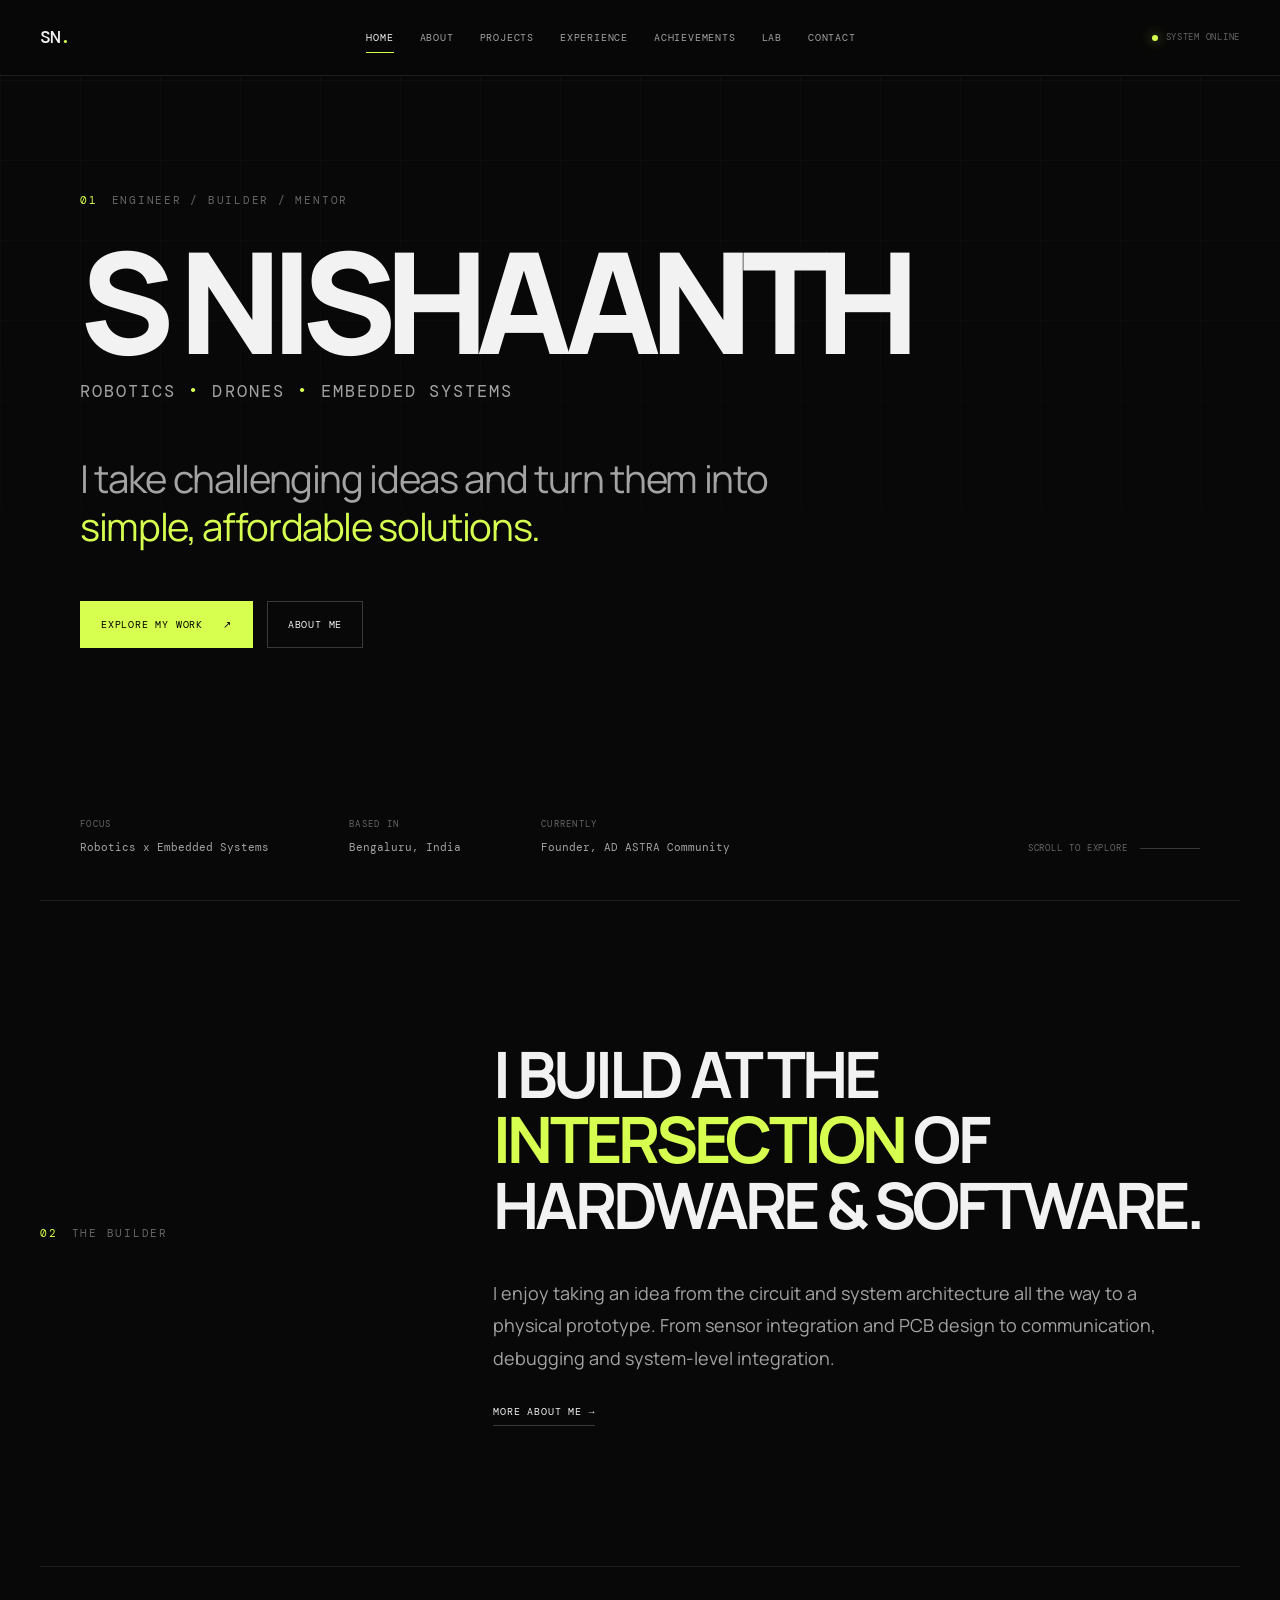
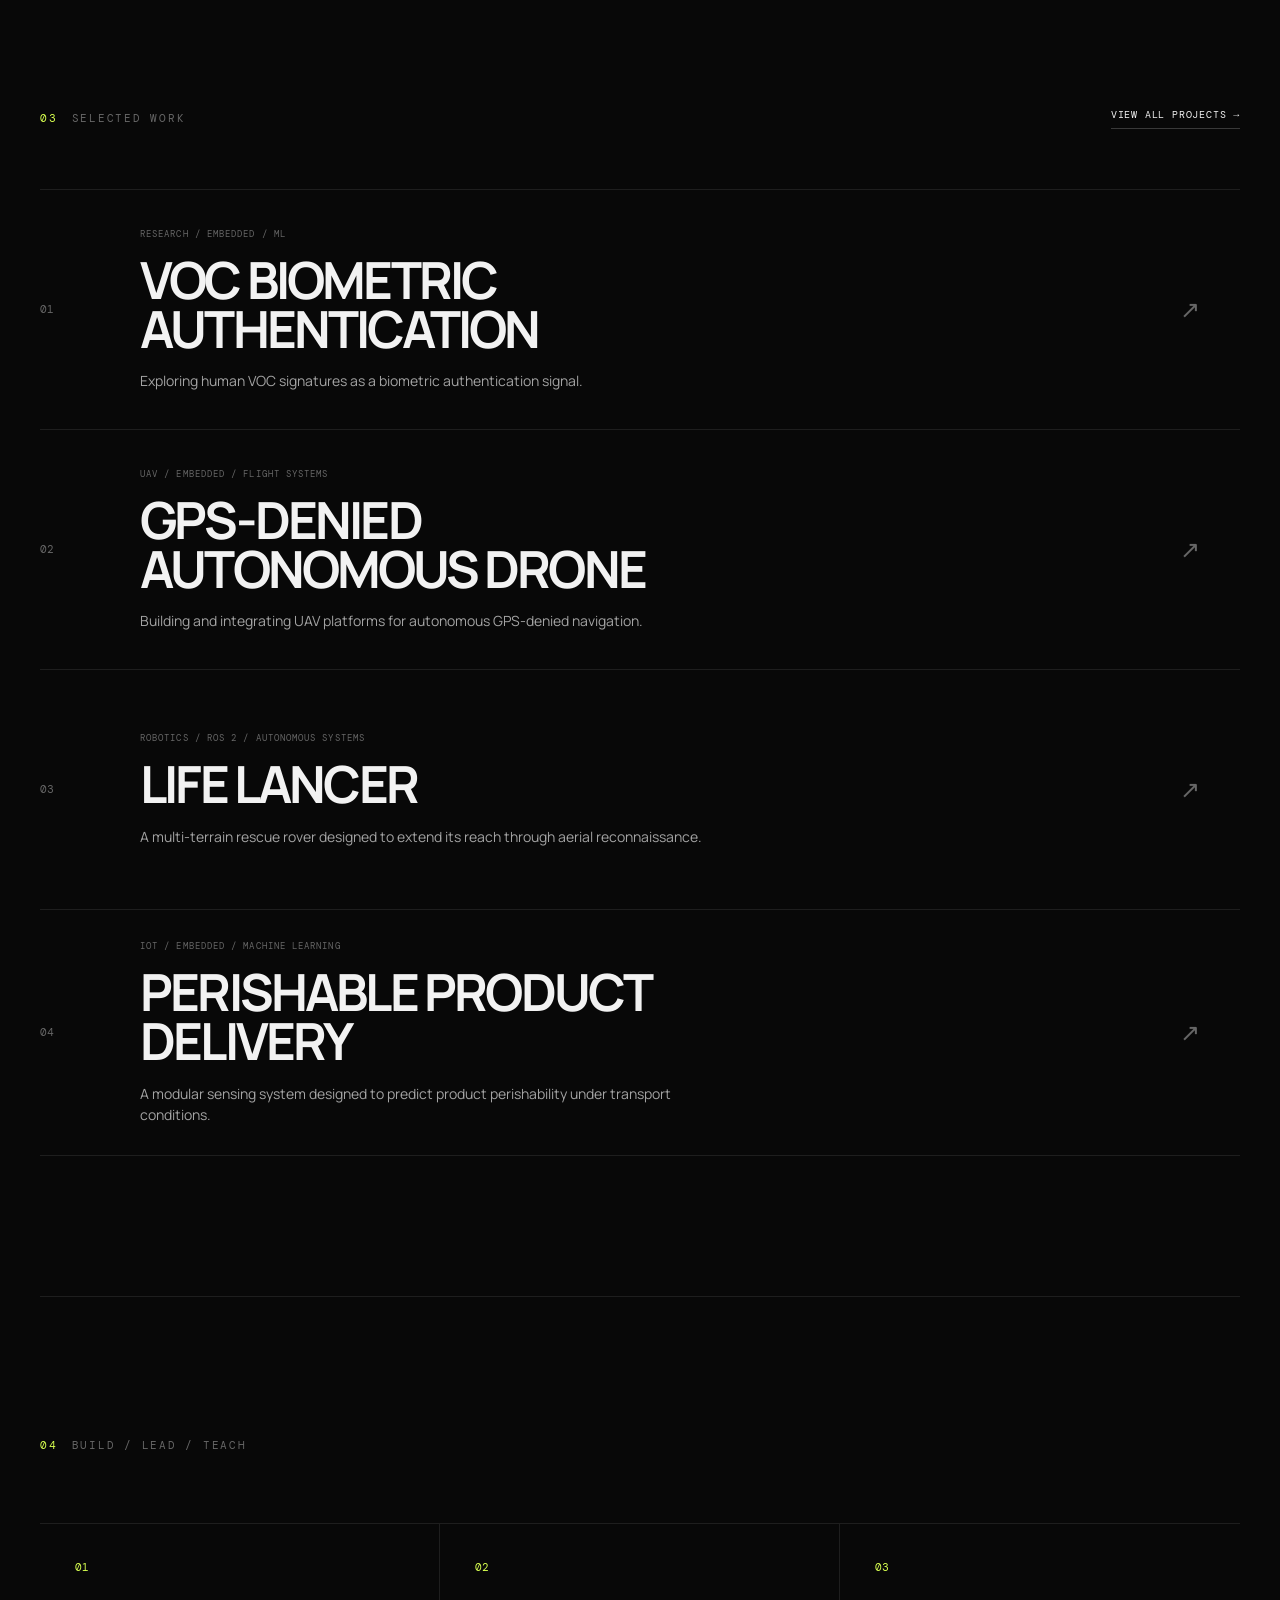
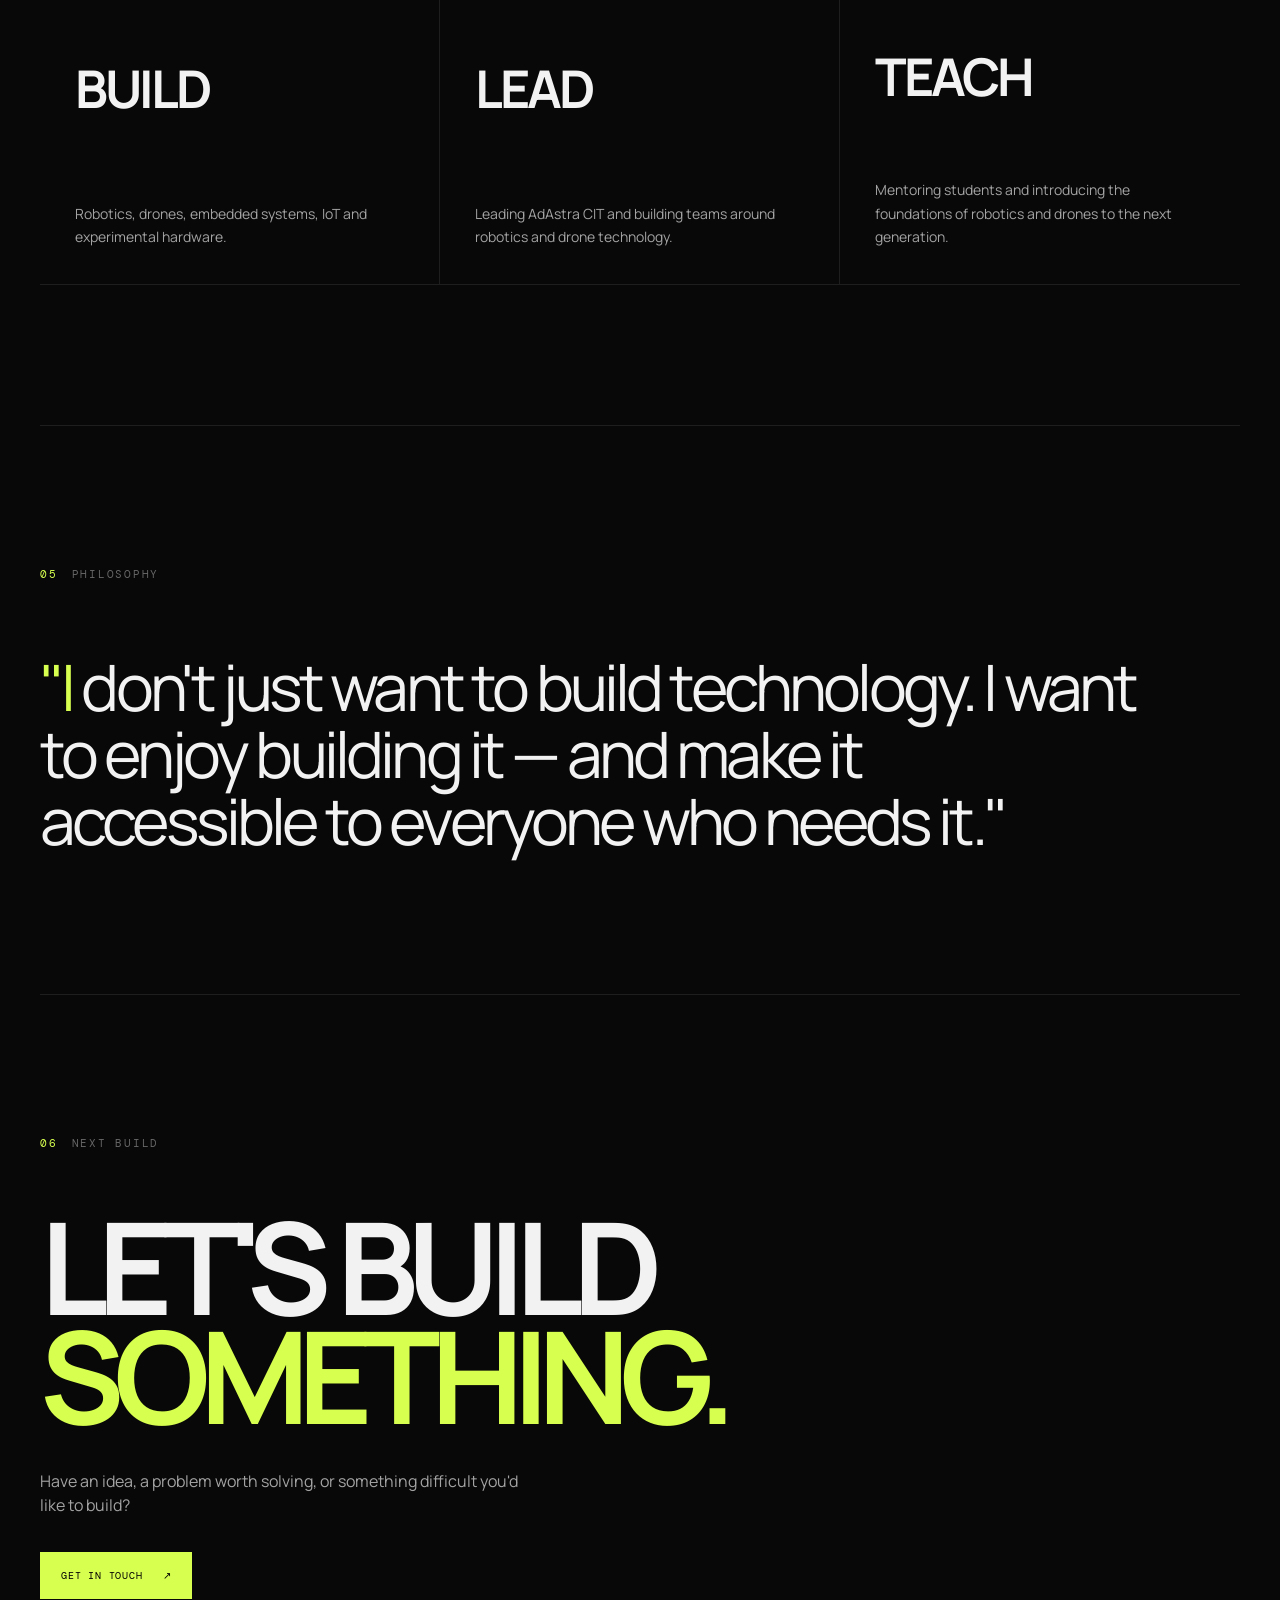
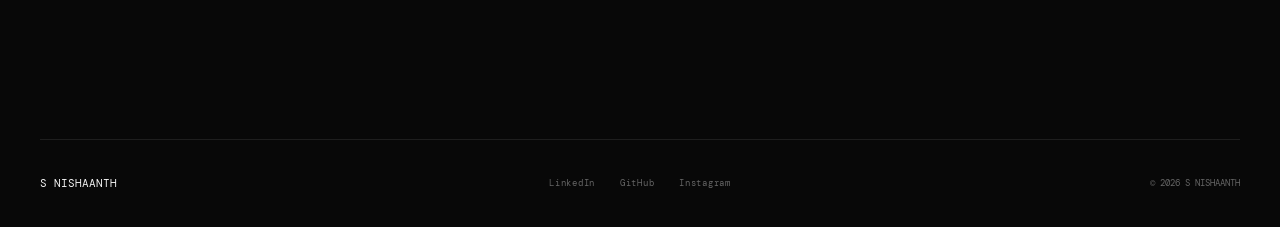
<file: index.html>
<!DOCTYPE html>
<html lang="en">
<head>
    <meta charset="UTF-8">
    <meta name="viewport" content="width=device-width, initial-scale=1.0">

    <title>S NISHAANTH | Robotics • Drones • Embedded Systems</title>

    <meta
        name="description"
        content="S NISHAANTH — Robotics, drones, embedded systems and practical engineering."
    >

    <link rel="stylesheet" href="css/style.css">
</head>

<body>

    <!-- ================= NAVIGATION ================= -->

    <header class="navbar">
        <a href="index.html" class="brand">
            SN<span>.</span>
        </a>

        <nav class="nav-links">
            <a href="index.html" class="active">Home</a>
            <a href="about.html">About</a>
            <a href="projects.html">Projects</a>
            <a href="experience.html">Experience</a>
            <a href="achievements.html">Achievements</a>
            <a href="lab.html">Lab</a>
            <a href="contact.html">Contact</a>
        </nav>

        <div class="system-status">
            <span class="status-dot"></span>
            SYSTEM ONLINE
        </div>
    </header>


    <main>

        <!-- ================= HERO ================= -->

        <section class="hero">

            <div class="hero-grid"></div>

            <div class="hero-content">

                <div class="eyebrow">
                    <span>01</span>
                    ENGINEER / BUILDER / MENTOR
                </div>

                <h1>
                    S NISHAANTH
                </h1>

                <div class="hero-role">
                    ROBOTICS <span>•</span> DRONES <span>•</span> EMBEDDED SYSTEMS
                </div>

                <p class="hero-statement">
                    I take challenging ideas and turn them into
                    <span>simple, affordable solutions.</span>
                </p>

                <div class="hero-actions">
                    <a href="projects.html" class="btn btn-primary">
                        EXPLORE MY WORK
                        <span>↗</span>
                    </a>

                    <a href="about.html" class="btn btn-secondary">
                        ABOUT ME
                    </a>
                </div>

            </div>


            <div class="hero-meta">

                <div>
                    <span class="meta-label">FOCUS</span>
                    <span class="meta-value">
                        Robotics x Embedded Systems
                    </span>
                </div>

                <div>
                    <span class="meta-label">BASED IN</span>
                    <span class="meta-value">
                        Bengaluru, India
                    </span>
                </div>

                <div>
                    <span class="meta-label">CURRENTLY</span>
                    <span class="meta-value">
                        Founder, AD ASTRA Community
                    </span>
                </div>

            </div>

            <div class="scroll-indicator">
                <span>SCROLL TO EXPLORE</span>
                <div class="scroll-line"></div>
            </div>

        </section>


        <!-- ================= INTRO ================= -->

        <section class="intro section">

            <div class="section-label">
                <span>02</span>
                THE BUILDER
            </div>

            <div class="intro-content">

                <h2>
                    I BUILD AT THE
                    <span>INTERSECTION</span>
                    OF HARDWARE & SOFTWARE.
                </h2>

                <p>
                    I enjoy taking an idea from the circuit and system
                    architecture all the way to a physical prototype.
                    From sensor integration and PCB design to communication,
                    debugging and system-level integration.
                </p>

                <a href="about.html" class="text-link">
                    MORE ABOUT ME →
                </a>

            </div>

        </section>


        <!-- ================= SELECTED WORK ================= -->

        <section class="projects-preview section">

            <div class="section-heading">

                <div class="section-label">
                    <span>03</span>
                    SELECTED WORK
                </div>

                <a href="projects.html" class="text-link">
                    VIEW ALL PROJECTS →
                </a>

            </div>


            <div class="project-list">

                <!-- PROJECT 01 -->

                <a href="projects/voc-biometric.html" class="project-card">

                    <div class="project-number">
                        01
                    </div>

                    <div class="project-info">

                        <div class="project-category">
                            RESEARCH / EMBEDDED / ML
                        </div>

                        <h3>
                            VOC BIOMETRIC
                            <br>
                            AUTHENTICATION
                        </h3>

                        <p>
                            Exploring human VOC signatures as a biometric
                            authentication signal.
                        </p>

                    </div>

                    <div class="project-arrow">
                        ↗
                    </div>

                </a>


                <!-- PROJECT 02 -->

                <a href="projects/autonomous-drone.html" class="project-card">

                    <div class="project-number">
                        02
                    </div>

                    <div class="project-info">

                        <div class="project-category">
                            UAV / EMBEDDED / FLIGHT SYSTEMS
                        </div>

                        <h3>
                            GPS-DENIED
                            <br>
                            AUTONOMOUS DRONE
                        </h3>

                        <p>
                            Building and integrating UAV platforms for
                            autonomous GPS-denied navigation.
                        </p>

                    </div>

                    <div class="project-arrow">
                        ↗
                    </div>

                </a>


                <!-- PROJECT 03 -->

                <a href="projects/life-lancer.html" class="project-card">

                    <div class="project-number">
                        03
                    </div>

                    <div class="project-info">

                        <div class="project-category">
                            ROBOTICS / ROS 2 / AUTONOMOUS SYSTEMS
                        </div>

                        <h3>
                            LIFE LANCER
                        </h3>

                        <p>
                            A multi-terrain rescue rover designed to extend
                            its reach through aerial reconnaissance.
                        </p>

                    </div>

                    <div class="project-arrow">
                        ↗
                    </div>

                </a>


                <!-- PROJECT 04 -->

                <a href="projects/perishable-delivery.html" class="project-card">

                    <div class="project-number">
                        04
                    </div>

                    <div class="project-info">

                        <div class="project-category">
                            IOT / EMBEDDED / MACHINE LEARNING
                        </div>

                        <h3>
                            PERISHABLE PRODUCT
                            <br>
                            DELIVERY
                        </h3>

                        <p>
                            A modular sensing system designed to predict
                            product perishability under transport conditions.
                        </p>

                    </div>

                    <div class="project-arrow">
                        ↗
                    </div>

                </a>

            </div>

        </section>


        <!-- ================= BUILD LEAD TEACH ================= -->

        <section class="impact section">

            <div class="section-label">
                <span>04</span>
                BUILD / LEAD / TEACH
            </div>

            <div class="impact-grid">

                <div class="impact-block">

                    <span class="impact-number">01</span>

                    <h3>BUILD</h3>

                    <p>
                        Robotics, drones, embedded systems, IoT and
                        experimental hardware.
                    </p>

                </div>


                <div class="impact-block">

                    <span class="impact-number">02</span>

                    <h3>LEAD</h3>

                    <p>
                        Leading AdAstra CIT and building teams around
                        robotics and drone technology.
                    </p>

                </div>


                <div class="impact-block">

                    <span class="impact-number">03</span>

                    <h3>TEACH</h3>

                    <p>
                        Mentoring students and introducing the foundations
                        of robotics and drones to the next generation.
                    </p>

                </div>

            </div>

        </section>


        <!-- ================= PHILOSOPHY ================= -->

        <section class="philosophy section">

            <div class="section-label">
                <span>05</span>
                PHILOSOPHY
            </div>

            <blockquote>
                "I don't just want to build technology.
                I want to enjoy building it —
                and make it accessible to everyone who needs it."
            </blockquote>

        </section>


        <!-- ================= CTA ================= -->

        <section class="cta section">

            <div class="section-label">
                <span>06</span>
                NEXT BUILD
            </div>

            <h2>
                LET'S BUILD
                <span>SOMETHING.</span>
            </h2>

            <p>
                Have an idea, a problem worth solving,
                or something difficult you'd like to build?
            </p>

            <a href="contact.html" class="btn btn-primary">
                GET IN TOUCH
                <span>↗</span>
            </a>

        </section>

    </main>


    <!-- ================= FOOTER ================= -->

    <footer class="footer">

        <div class="footer-brand">
            S NISHAANTH
        </div>

        <div class="footer-links">

            <a
                href="https://www.linkedin.com/in/s-nishaanth"
                target="_blank"
                rel="noopener noreferrer"
            >
                LinkedIn
            </a>

            <a
                href="https://github.com/ZENON-28"
                target="_blank"
                rel="noopener noreferrer"
            >
                GitHub
            </a>

            <a
                href="https://www.instagram.com/zen0n_28"
                target="_blank"
                rel="noopener noreferrer"
            >
                Instagram
            </a>

        </div>

        <div class="footer-copy">
            © 2026 S NISHAANTH
        </div>

    </footer>


    <script src="js/main.js"></script>

</body>
</html>
</file>
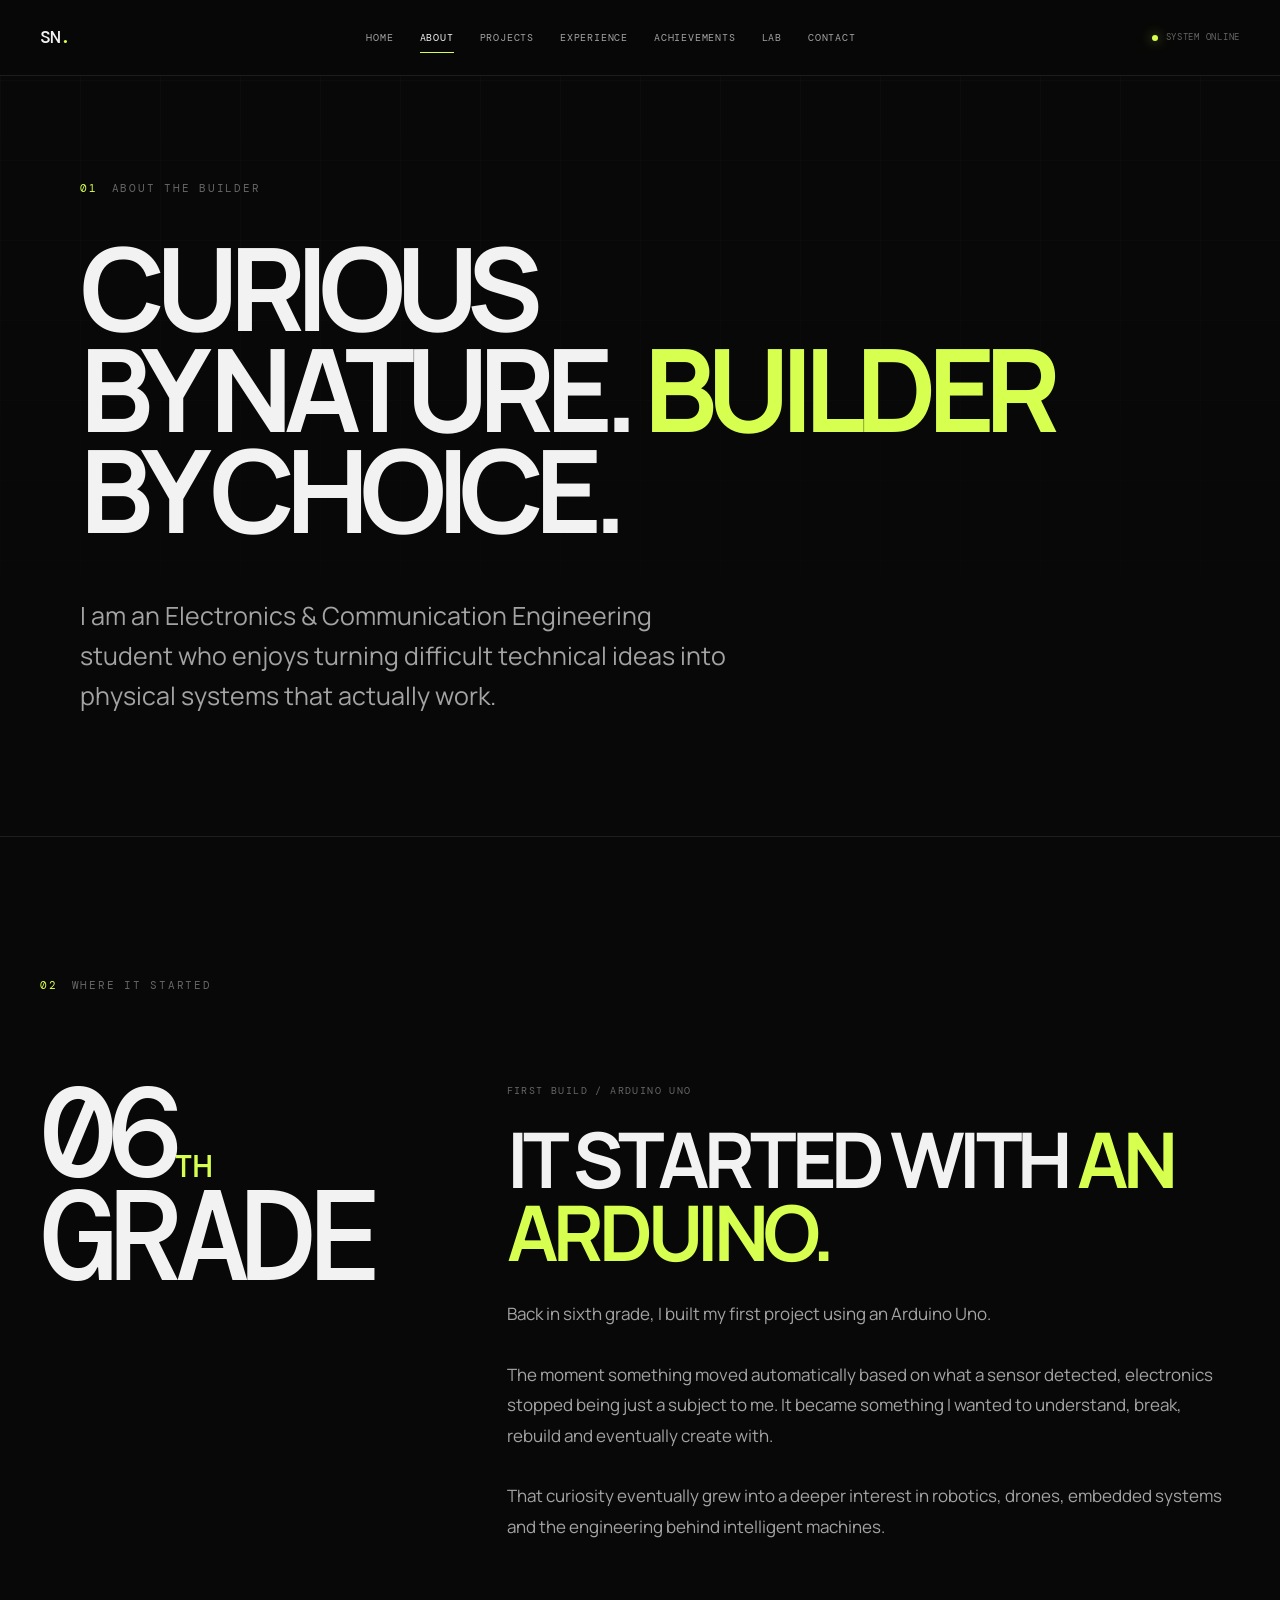
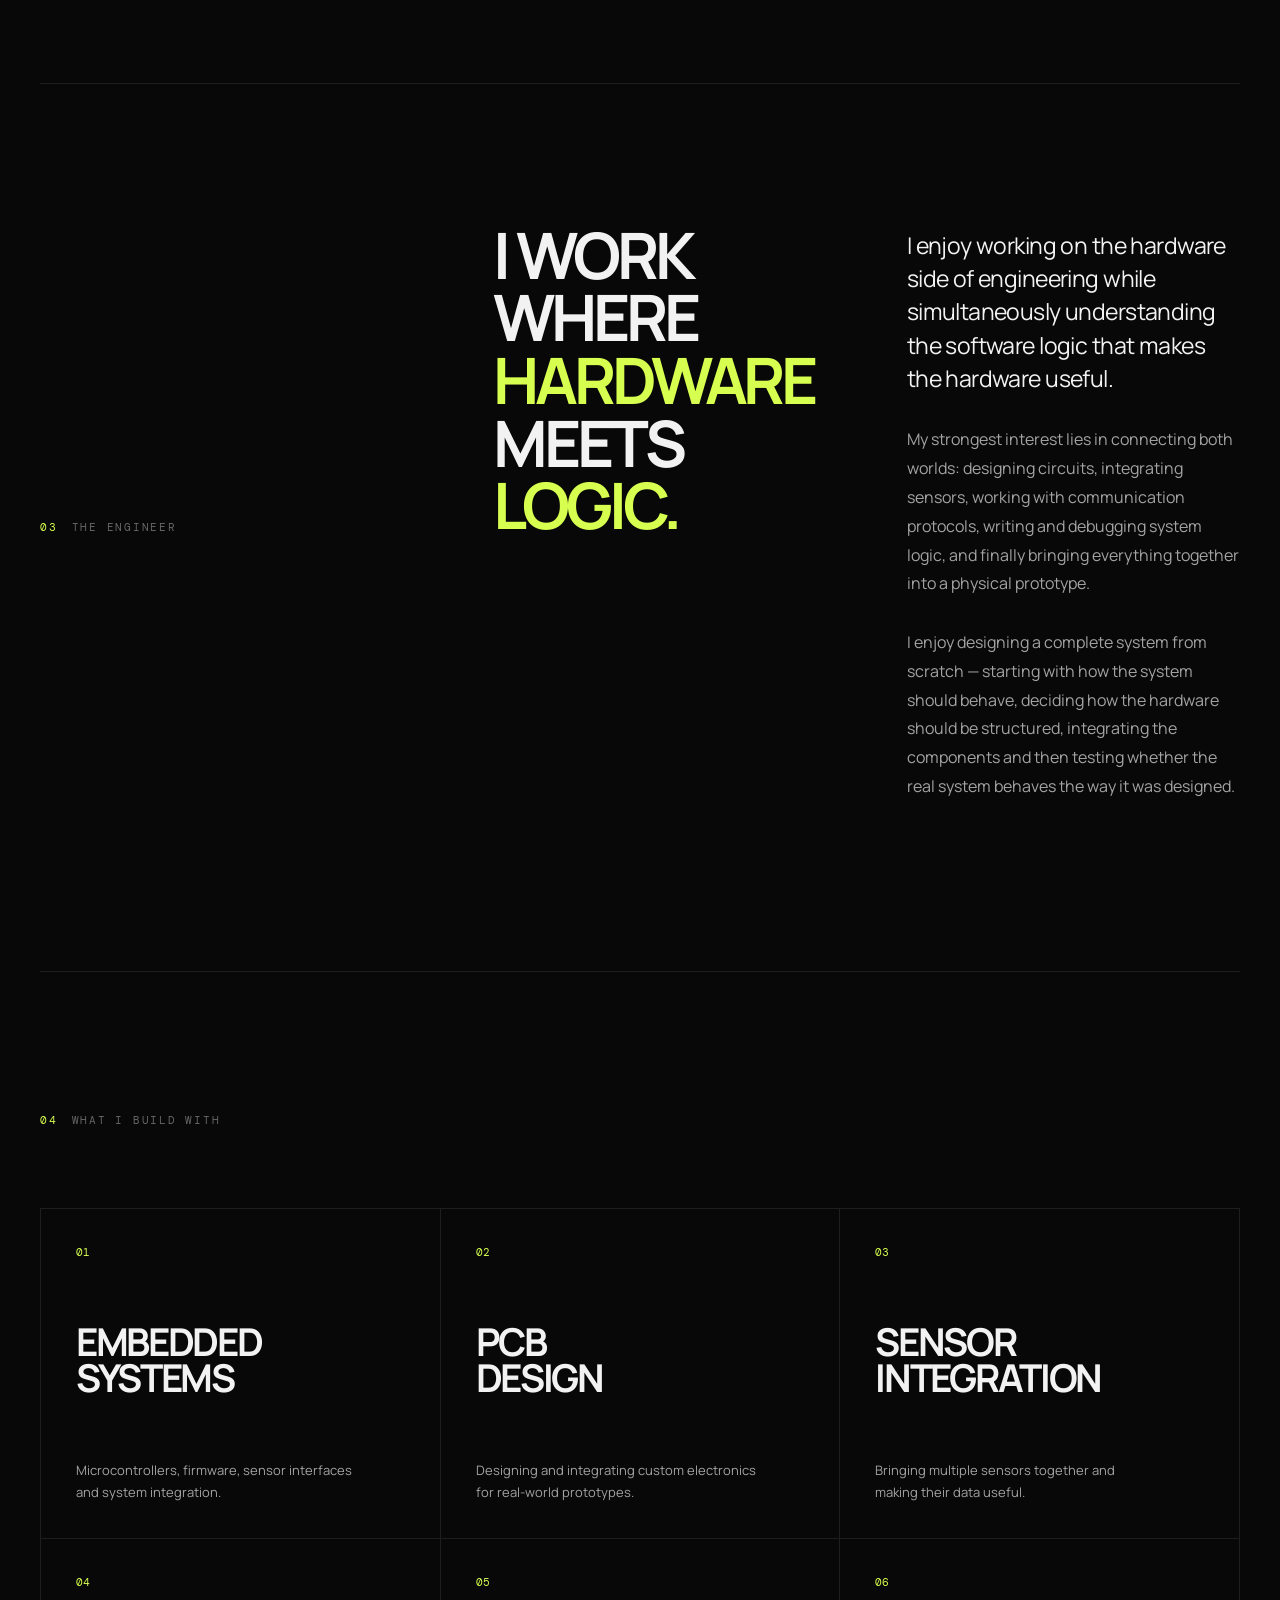
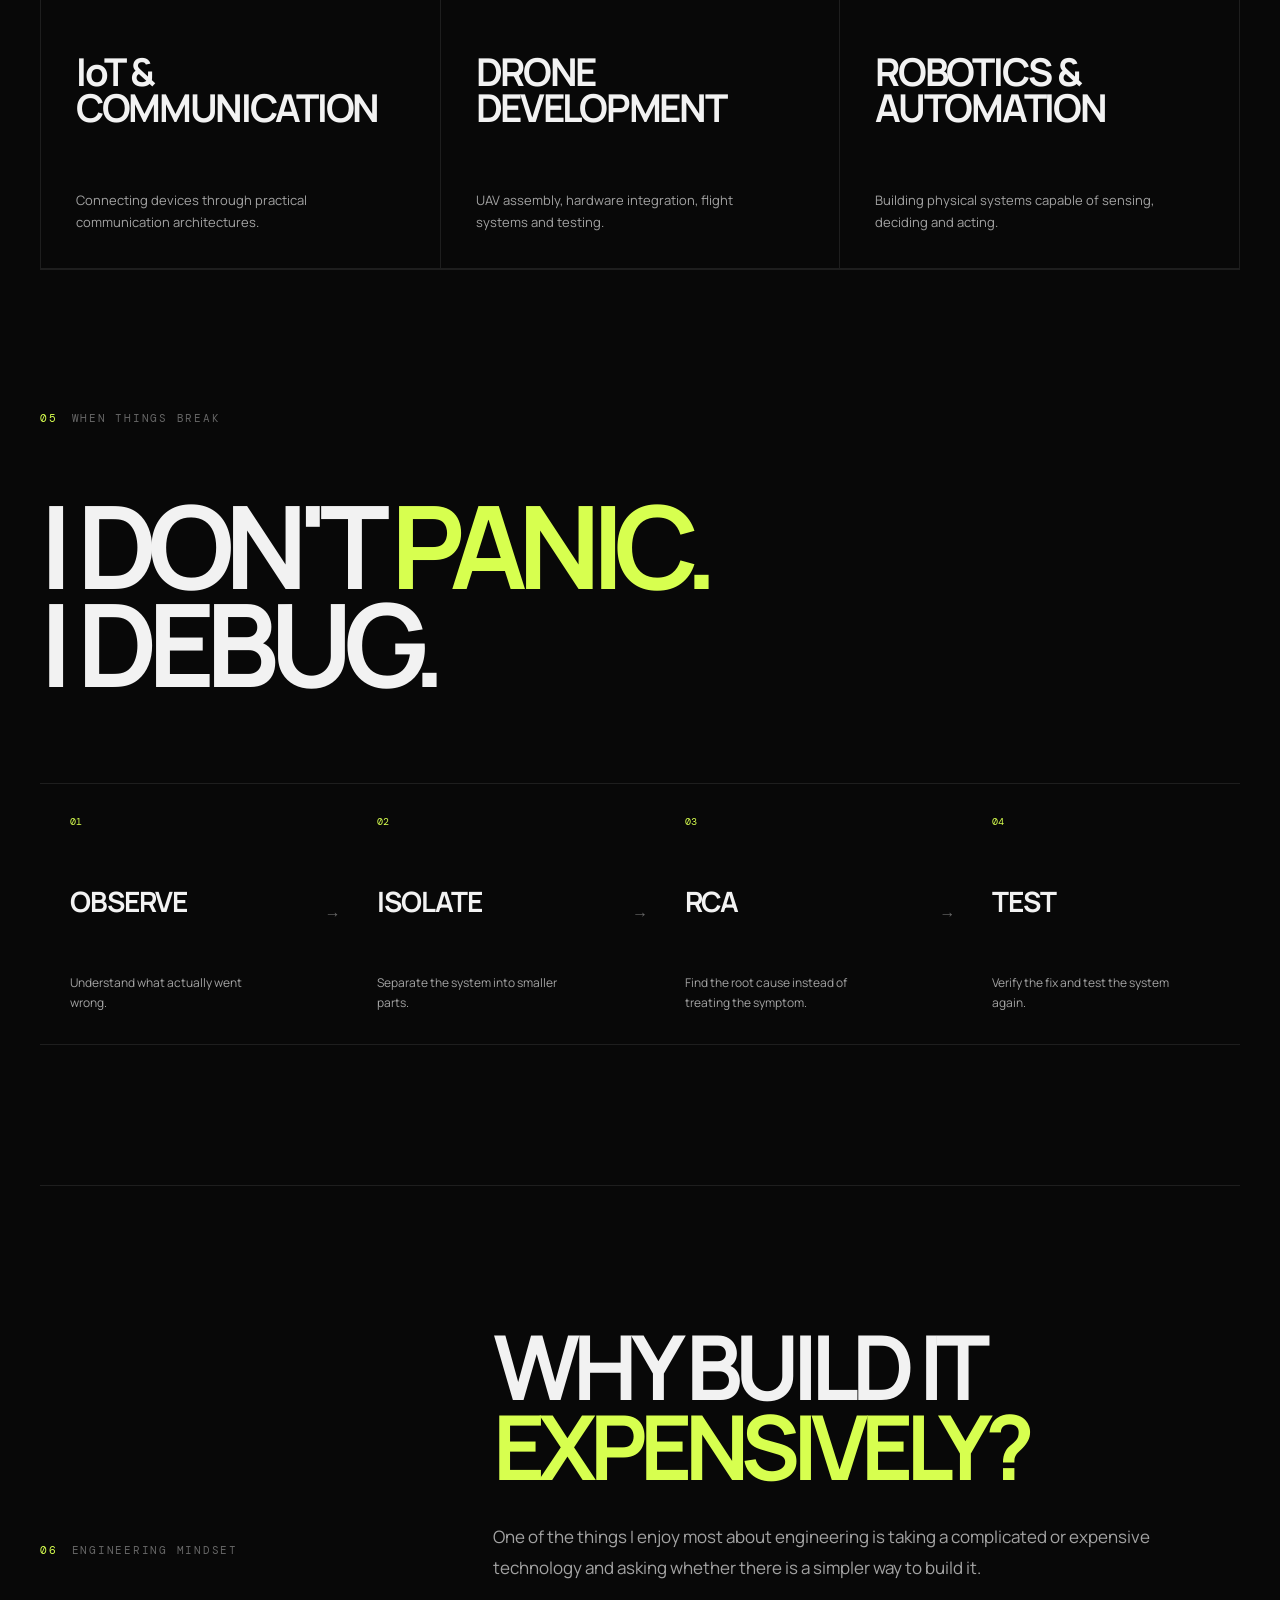
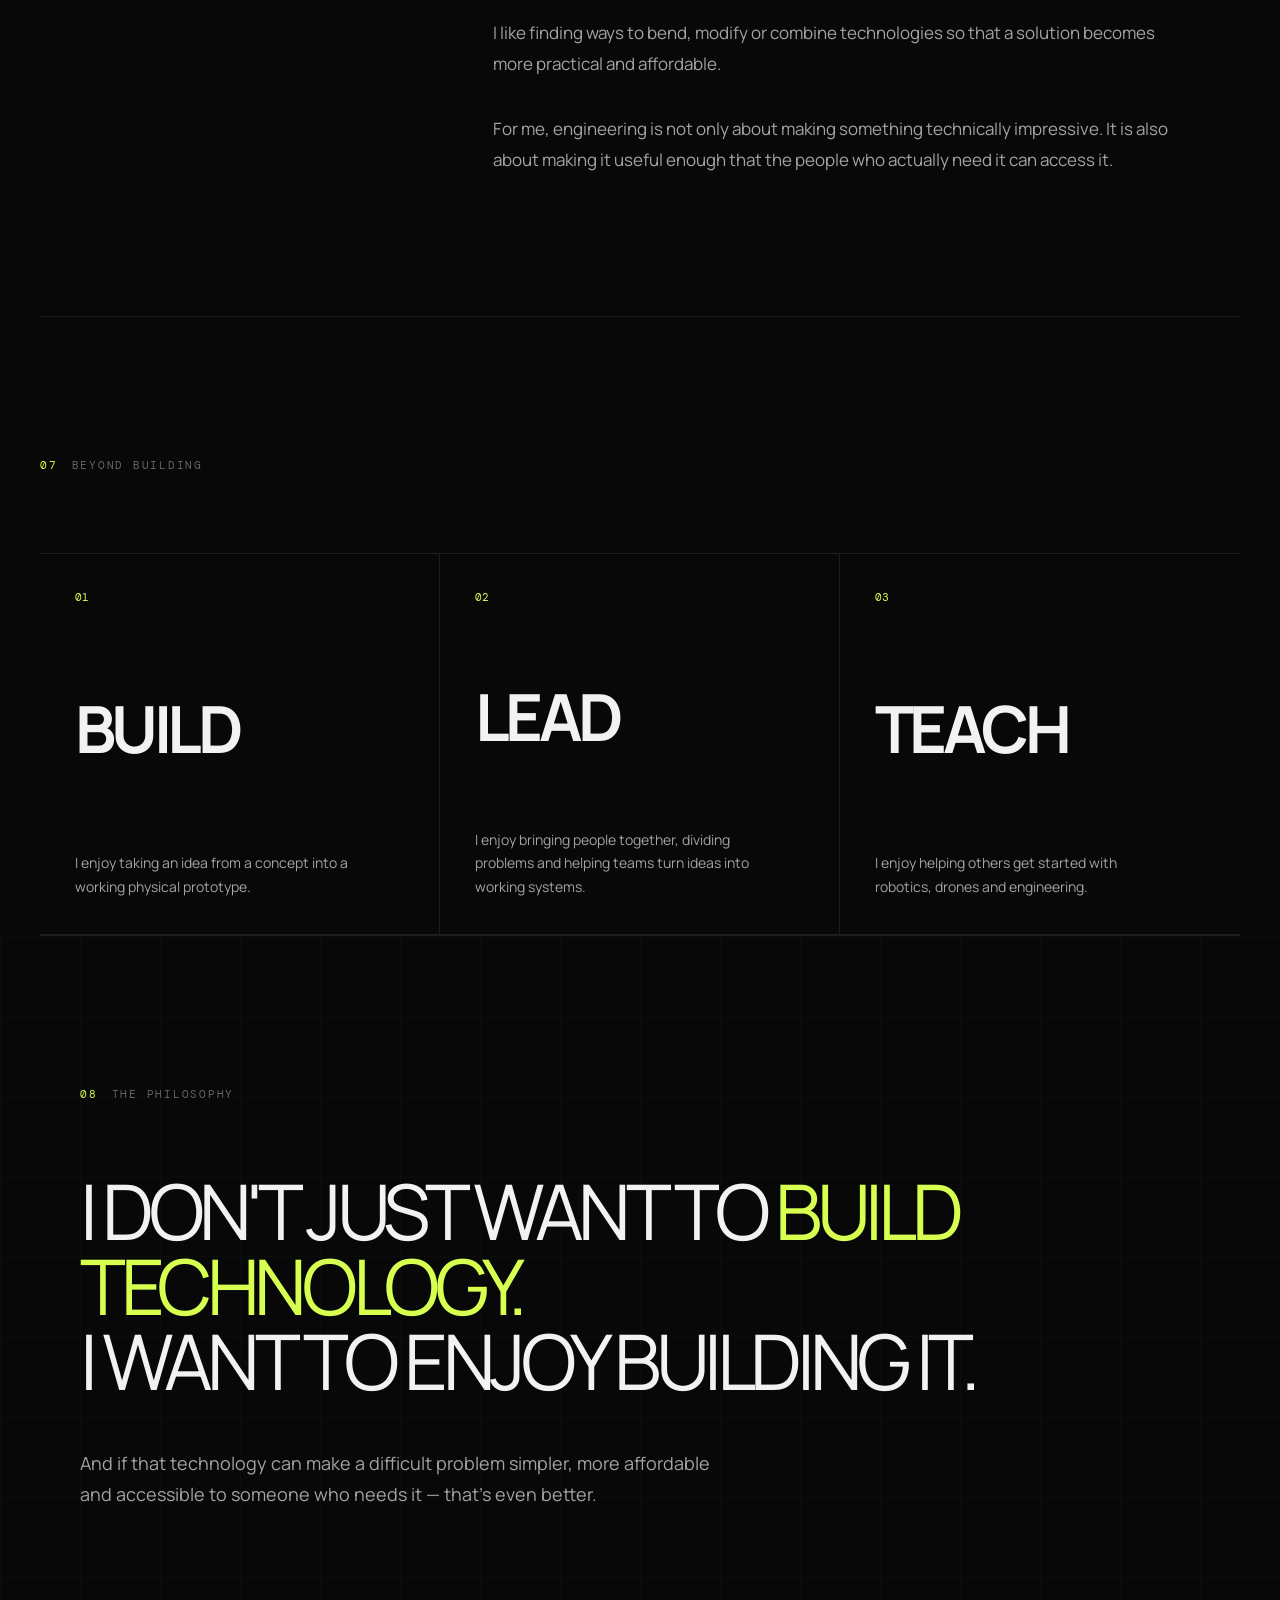
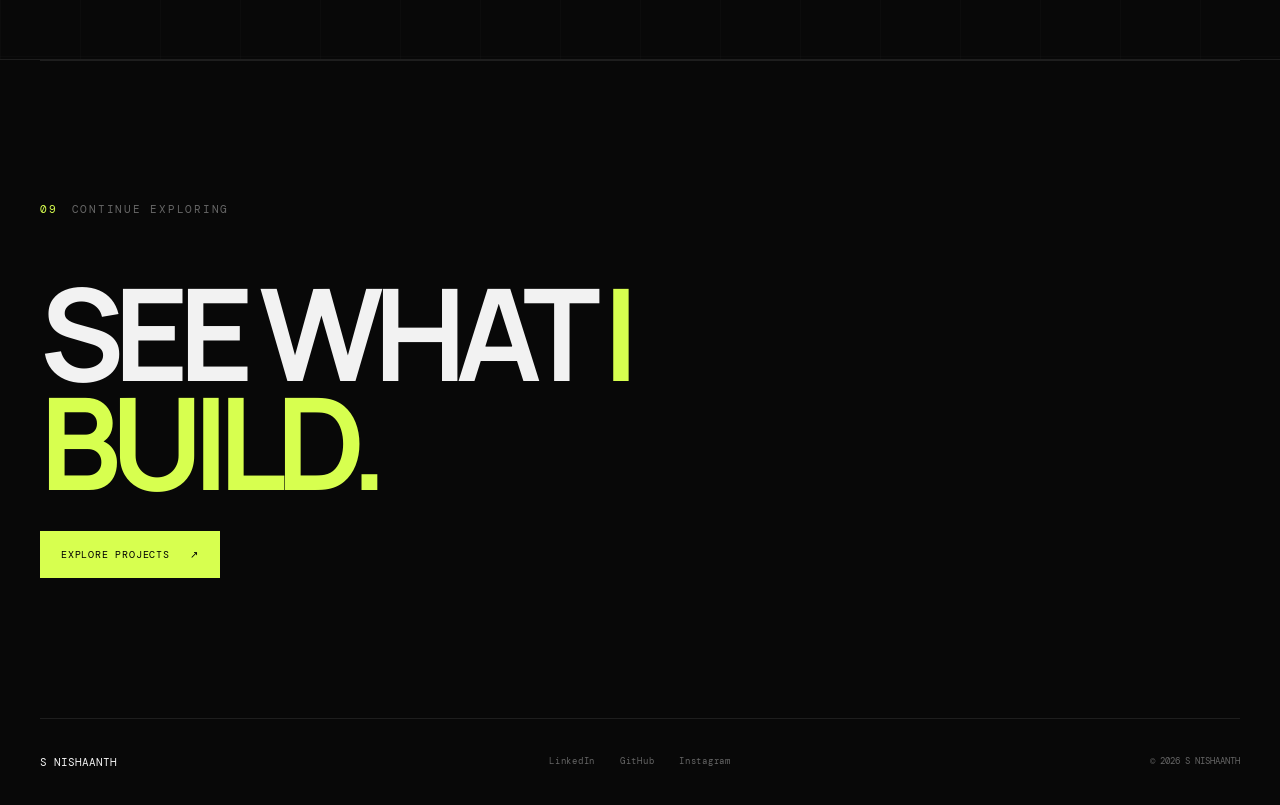
<file: about.html>
<!DOCTYPE html>
<html lang="en">
<head>
    <meta charset="UTF-8">
    <meta name="viewport" content="width=device-width, initial-scale=1.0">

    <title>About | S NISHAANTH</title>

    <meta
        name="description"
        content="About S NISHAANTH — Robotics, drones, embedded systems and practical engineering."
    >

    <link rel="stylesheet" href="css/style.css">
    <link rel="stylesheet" href="css/about.css">
</head>

<body>

<header class="navbar">

    <a href="index.html" class="brand">
        SN<span>.</span>
    </a>

    <nav class="nav-links">
        <a href="index.html">Home</a>
        <a href="about.html" class="active">About</a>
        <a href="projects.html">Projects</a>
        <a href="experience.html">Experience</a>
        <a href="achievements.html">Achievements</a>
        <a href="lab.html">Lab</a>
        <a href="contact.html">Contact</a>
    </nav>

    <div class="system-status">
        <span class="status-dot"></span>
        SYSTEM ONLINE
    </div>

</header>


<main>

    <!-- ================= ABOUT HERO ================= -->

    <section class="about-hero">

        <div class="about-grid"></div>

        <div class="about-hero-content">

            <div class="eyebrow">
                <span>01</span>
                ABOUT THE BUILDER
            </div>

            <h1>
                CURIOUS
                <br>
                BY NATURE.
                <span>BUILDER</span>
                <br>
                BY CHOICE.
            </h1>

            <p>
                I am an Electronics & Communication Engineering student
                who enjoys turning difficult technical ideas into
                physical systems that actually work.
            </p>

        </div>

    </section>


    <!-- ================= ORIGIN ================= -->

    <section class="about-section origin">

        <div class="section-label">
            <span>02</span>
            WHERE IT STARTED
        </div>

        <div class="origin-layout">

            <div class="origin-number">
                06<span>TH</span>
                <br>
                GRADE
            </div>

            <div class="origin-content">

                <div class="story-tag">
                    FIRST BUILD / ARDUINO UNO
                </div>

                <h2>
                    IT STARTED WITH
                    <span>AN ARDUINO.</span>
                </h2>

                <p>
                    Back in sixth grade, I built my first project
                    using an Arduino Uno.
                </p>

                <p>
                    The moment something moved automatically based
                    on what a sensor detected, electronics stopped
                    being just a subject to me. It became something
                    I wanted to understand, break, rebuild and
                    eventually create with.
                </p>

                <p>
                    That curiosity eventually grew into a deeper
                    interest in robotics, drones, embedded systems
                    and the engineering behind intelligent machines.
                </p>

            </div>

        </div>

    </section>


    <!-- ================= ENGINEER ================= -->

    <section class="about-section engineer">

        <div class="section-label">
            <span>03</span>
            THE ENGINEER
        </div>

        <div class="engineer-layout">

            <div class="engineer-heading">

                <h2>
                    I WORK WHERE
                    <span>HARDWARE</span>
                    MEETS
                    <span>LOGIC.</span>
                </h2>

            </div>

            <div class="engineer-content">

                <p class="large-copy">
                    I enjoy working on the hardware side of engineering
                    while simultaneously understanding the software
                    logic that makes the hardware useful.
                </p>

                <p>
                    My strongest interest lies in connecting both worlds:
                    designing circuits, integrating sensors, working with
                    communication protocols, writing and debugging system
                    logic, and finally bringing everything together into
                    a physical prototype.
                </p>

                <p>
                    I enjoy designing a complete system from scratch —
                    starting with how the system should behave, deciding
                    how the hardware should be structured, integrating
                    the components and then testing whether the real
                    system behaves the way it was designed.
                </p>

            </div>

        </div>

    </section>


    <!-- ================= CAPABILITIES ================= -->

    <section class="about-section capabilities">

        <div class="section-label">
            <span>04</span>
            WHAT I BUILD WITH
        </div>

        <div class="capability-grid">

            <div class="capability">
                <span>01</span>
                <h3>EMBEDDED<br>SYSTEMS</h3>
                <p>
                    Microcontrollers, firmware, sensor interfaces
                    and system integration.
                </p>
            </div>

            <div class="capability">
                <span>02</span>
                <h3>PCB<br>DESIGN</h3>
                <p>
                    Designing and integrating custom electronics
                    for real-world prototypes.
                </p>
            </div>

            <div class="capability">
                <span>03</span>
                <h3>SENSOR<br>INTEGRATION</h3>
                <p>
                    Bringing multiple sensors together and making
                    their data useful.
                </p>
            </div>

            <div class="capability">
                <span>04</span>
                <h3>IoT &<br>COMMUNICATION</h3>
                <p>
                    Connecting devices through practical
                    communication architectures.
                </p>
            </div>

            <div class="capability">
                <span>05</span>
                <h3>DRONE<br>DEVELOPMENT</h3>
                <p>
                    UAV assembly, hardware integration,
                    flight systems and testing.
                </p>
            </div>

            <div class="capability">
                <span>06</span>
                <h3>ROBOTICS &<br>AUTOMATION</h3>
                <p>
                    Building physical systems capable of sensing,
                    deciding and acting.
                </p>
            </div>

        </div>

    </section>


    <!-- ================= DEBUGGING ================= -->

    <section class="about-section debugging">

        <div class="section-label">
            <span>05</span>
            WHEN THINGS BREAK
        </div>

        <div class="debugging-heading">

            <h2>
                I DON'T
                <span>PANIC.</span>
                <br>
                I DEBUG.
            </h2>

        </div>

        <div class="debug-flow">

            <div class="debug-step">
                <span>01</span>
                <strong>OBSERVE</strong>
                <p>
                    Understand what actually went wrong.
                </p>
            </div>

            <div class="debug-arrow">→</div>

            <div class="debug-step">
                <span>02</span>
                <strong>ISOLATE</strong>
                <p>
                    Separate the system into smaller parts.
                </p>
            </div>

            <div class="debug-arrow">→</div>

            <div class="debug-step">
                <span>03</span>
                <strong>RCA</strong>
                <p>
                    Find the root cause instead of treating
                    the symptom.
                </p>
            </div>

            <div class="debug-arrow">→</div>

            <div class="debug-step">
                <span>04</span>
                <strong>TEST</strong>
                <p>
                    Verify the fix and test the system again.
                </p>
            </div>

        </div>

    </section>


    <!-- ================= MINDSET ================= -->

    <section class="about-section mindset">

        <div class="section-label">
            <span>06</span>
            ENGINEERING MINDSET
        </div>

        <div class="mindset-content">

            <h2>
                WHY BUILD IT
                <span>EXPENSIVELY?</span>
            </h2>

            <p>
                One of the things I enjoy most about engineering is
                taking a complicated or expensive technology and
                asking whether there is a simpler way to build it.
            </p>

            <p>
                I like finding ways to bend, modify or combine
                technologies so that a solution becomes more
                practical and affordable.
            </p>

            <p>
                For me, engineering is not only about making something
                technically impressive. It is also about making it
                useful enough that the people who actually need it
                can access it.
            </p>

        </div>

    </section>


    <!-- ================= BUILD / LEAD / TEACH ================= -->

    <section class="about-section philosophy-grid">

        <div class="section-label">
            <span>07</span>
            BEYOND BUILDING
        </div>

        <div class="three-pillars">

            <div class="pillar">

                <div class="pillar-number">
                    01
                </div>

                <h3>BUILD</h3>

                <p>
                    I enjoy taking an idea from a concept into a
                    working physical prototype.
                </p>

            </div>


            <div class="pillar">

                <div class="pillar-number">
                    02
                </div>

                <h3>LEAD</h3>

                <p>
                    I enjoy bringing people together, dividing
                    problems and helping teams turn ideas into
                    working systems.
                </p>

            </div>


            <div class="pillar">

                <div class="pillar-number">
                    03
                </div>

                <h3>TEACH</h3>

                <p>
                    I enjoy helping others get started with
                    robotics, drones and engineering.
                </p>

            </div>

        </div>

    </section>


    <!-- ================= FINAL STATEMENT ================= -->

    <section class="about-final">

        <div class="final-grid"></div>

        <div class="final-content">

            <div class="section-label">
                <span>08</span>
                THE PHILOSOPHY
            </div>

            <blockquote>
                I DON'T JUST WANT TO
                <span>BUILD TECHNOLOGY.</span>
                <br>
                I WANT TO ENJOY
                BUILDING IT.
            </blockquote>

            <p>
                And if that technology can make a difficult problem
                simpler, more affordable and accessible to someone
                who needs it — that's even better.
            </p>

        </div>

    </section>


    <!-- ================= CTA ================= -->

    <section class="cta section">

        <div class="section-label">
            <span>09</span>
            CONTINUE EXPLORING
        </div>

        <h2>
            SEE WHAT
            <span>I BUILD.</span>
        </h2>

        <a href="projects.html" class="btn btn-primary">
            EXPLORE PROJECTS
            <span>↗</span>
        </a>

    </section>

</main>


<footer class="footer">

    <div class="footer-brand">
        S NISHAANTH
    </div>

    <div class="footer-links">

        <a
            href="https://www.linkedin.com/in/s-nishaanth"
            target="_blank"
            rel="noopener noreferrer"
        >
            LinkedIn
        </a>

        <a
            href="https://github.com/ZENON-28"
            target="_blank"
            rel="noopener noreferrer"
        >
            GitHub
        </a>

        <a
            href="https://www.instagram.com/zen0n_28"
            target="_blank"
            rel="noopener noreferrer"
        >
            Instagram
        </a>

    </div>

    <div class="footer-copy">
        © 2026 S NISHAANTH
    </div>

</footer>


<script src="js/main.js"></script>

</body>
</html>
</file>
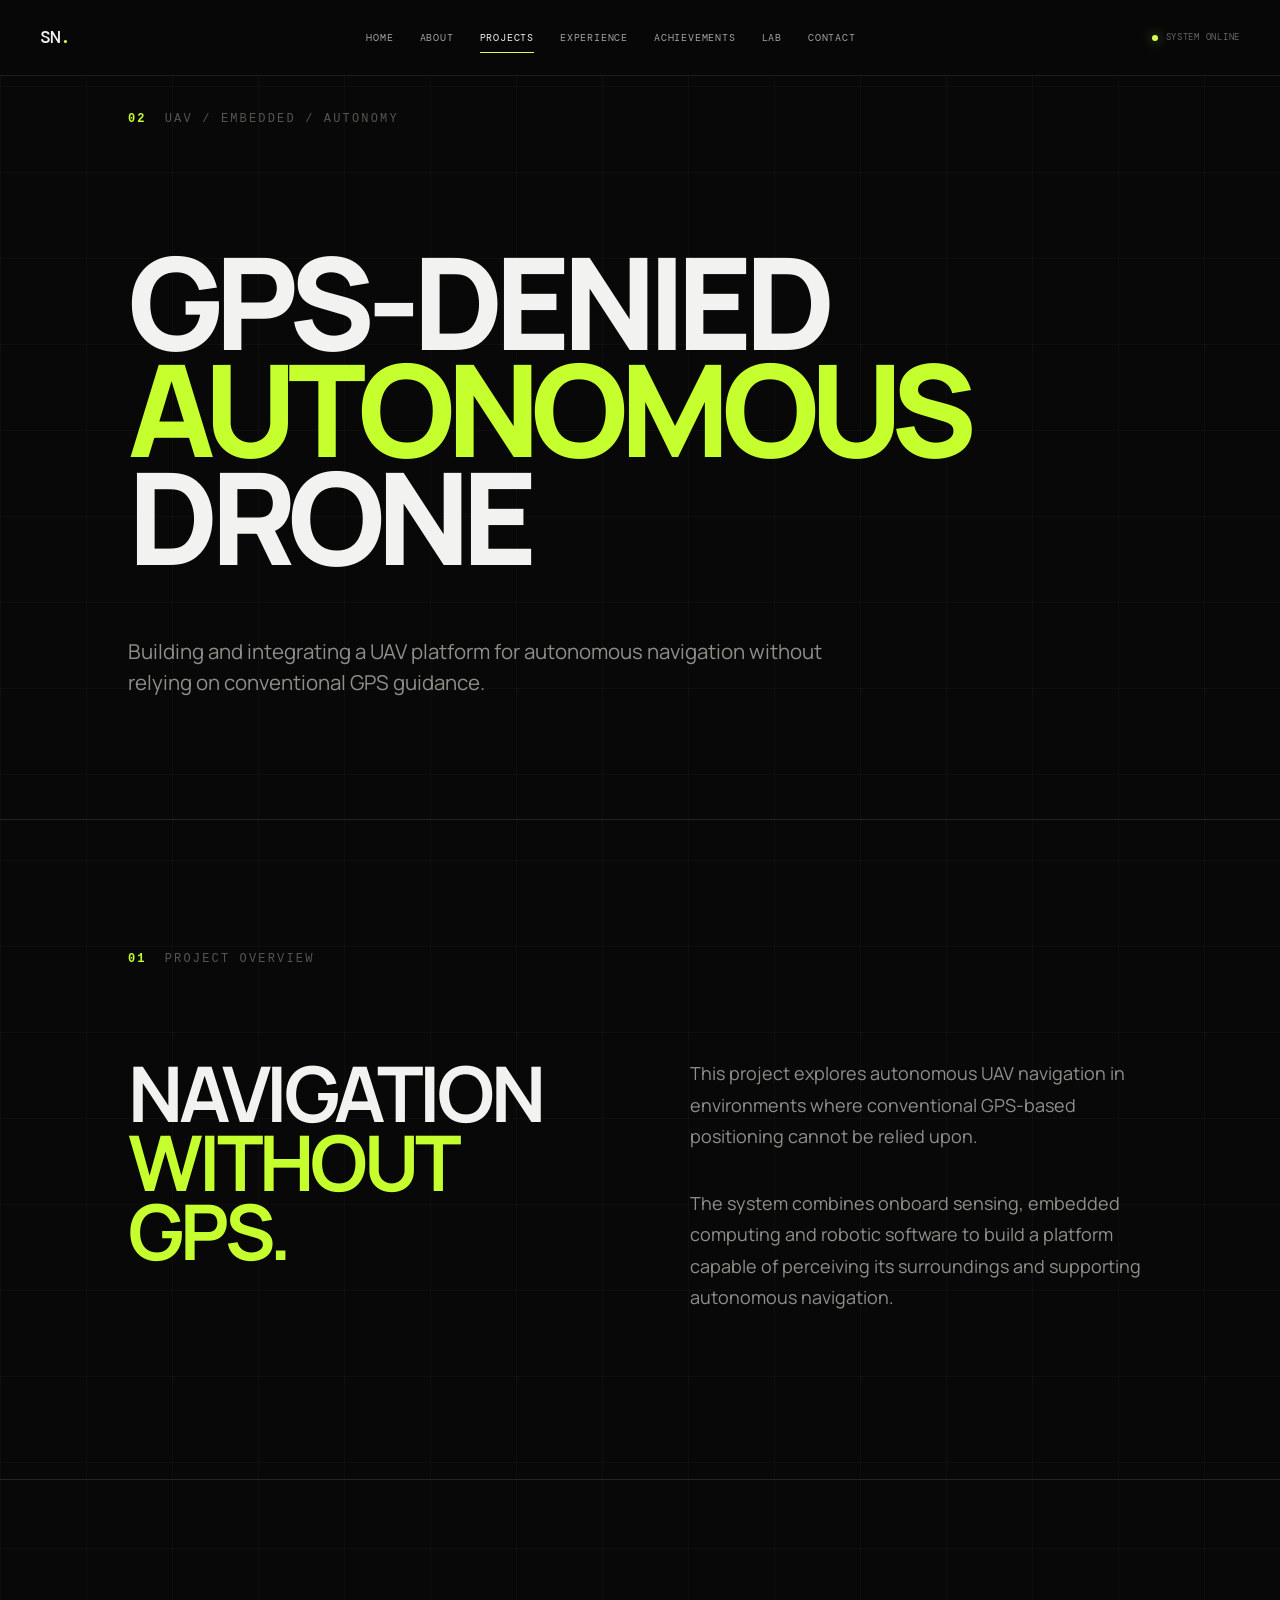
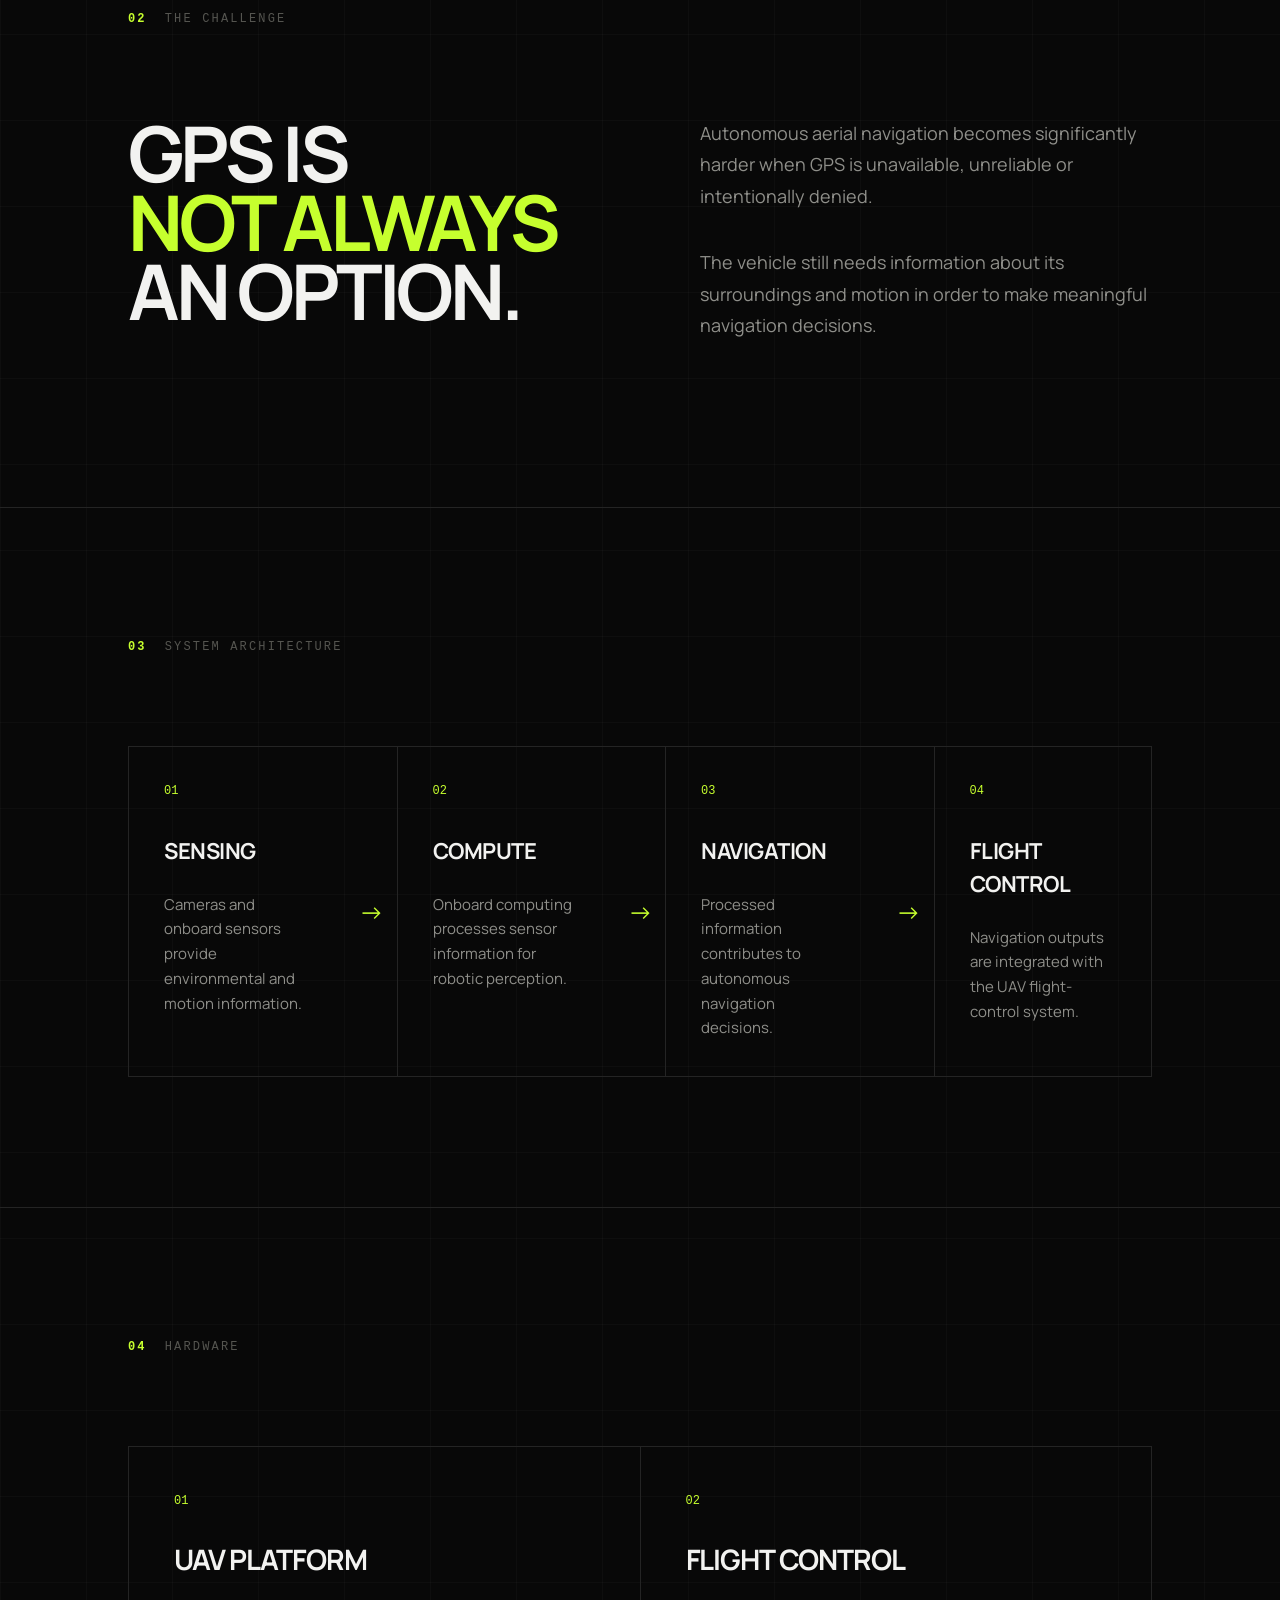
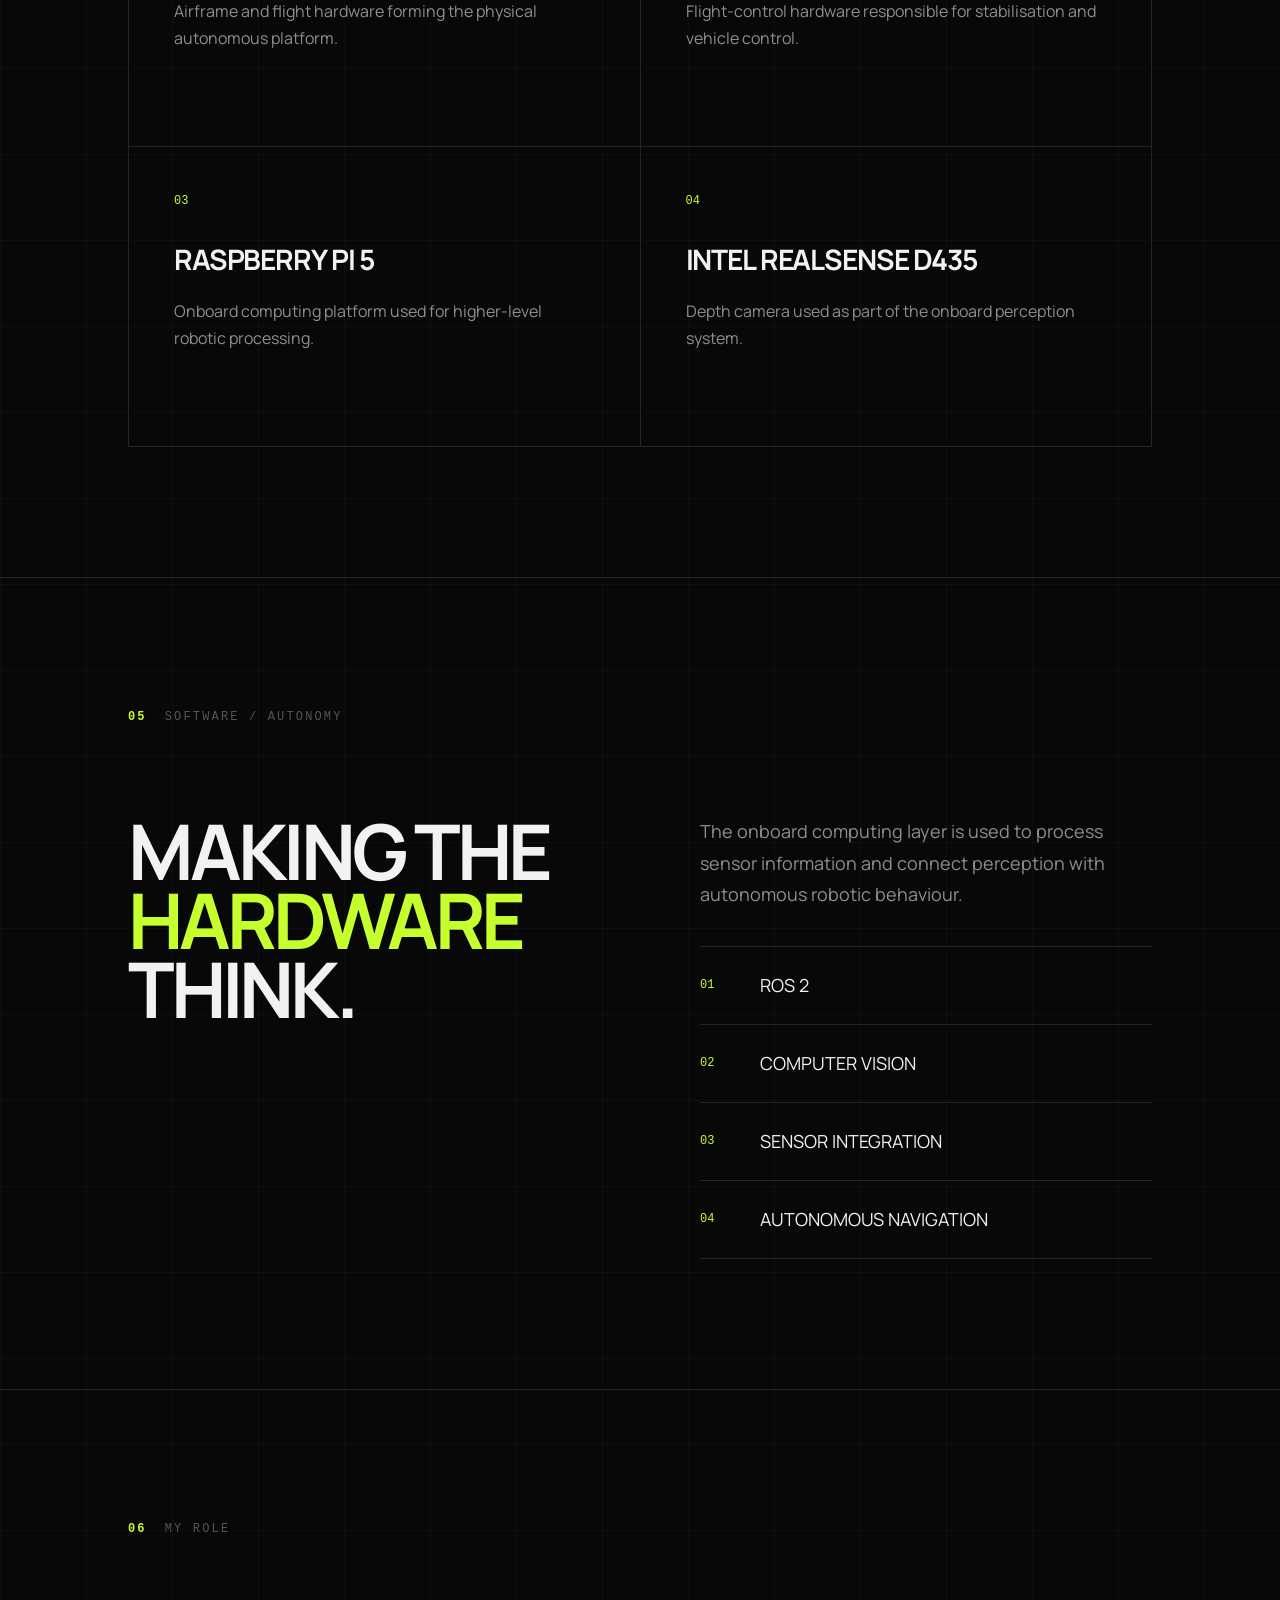
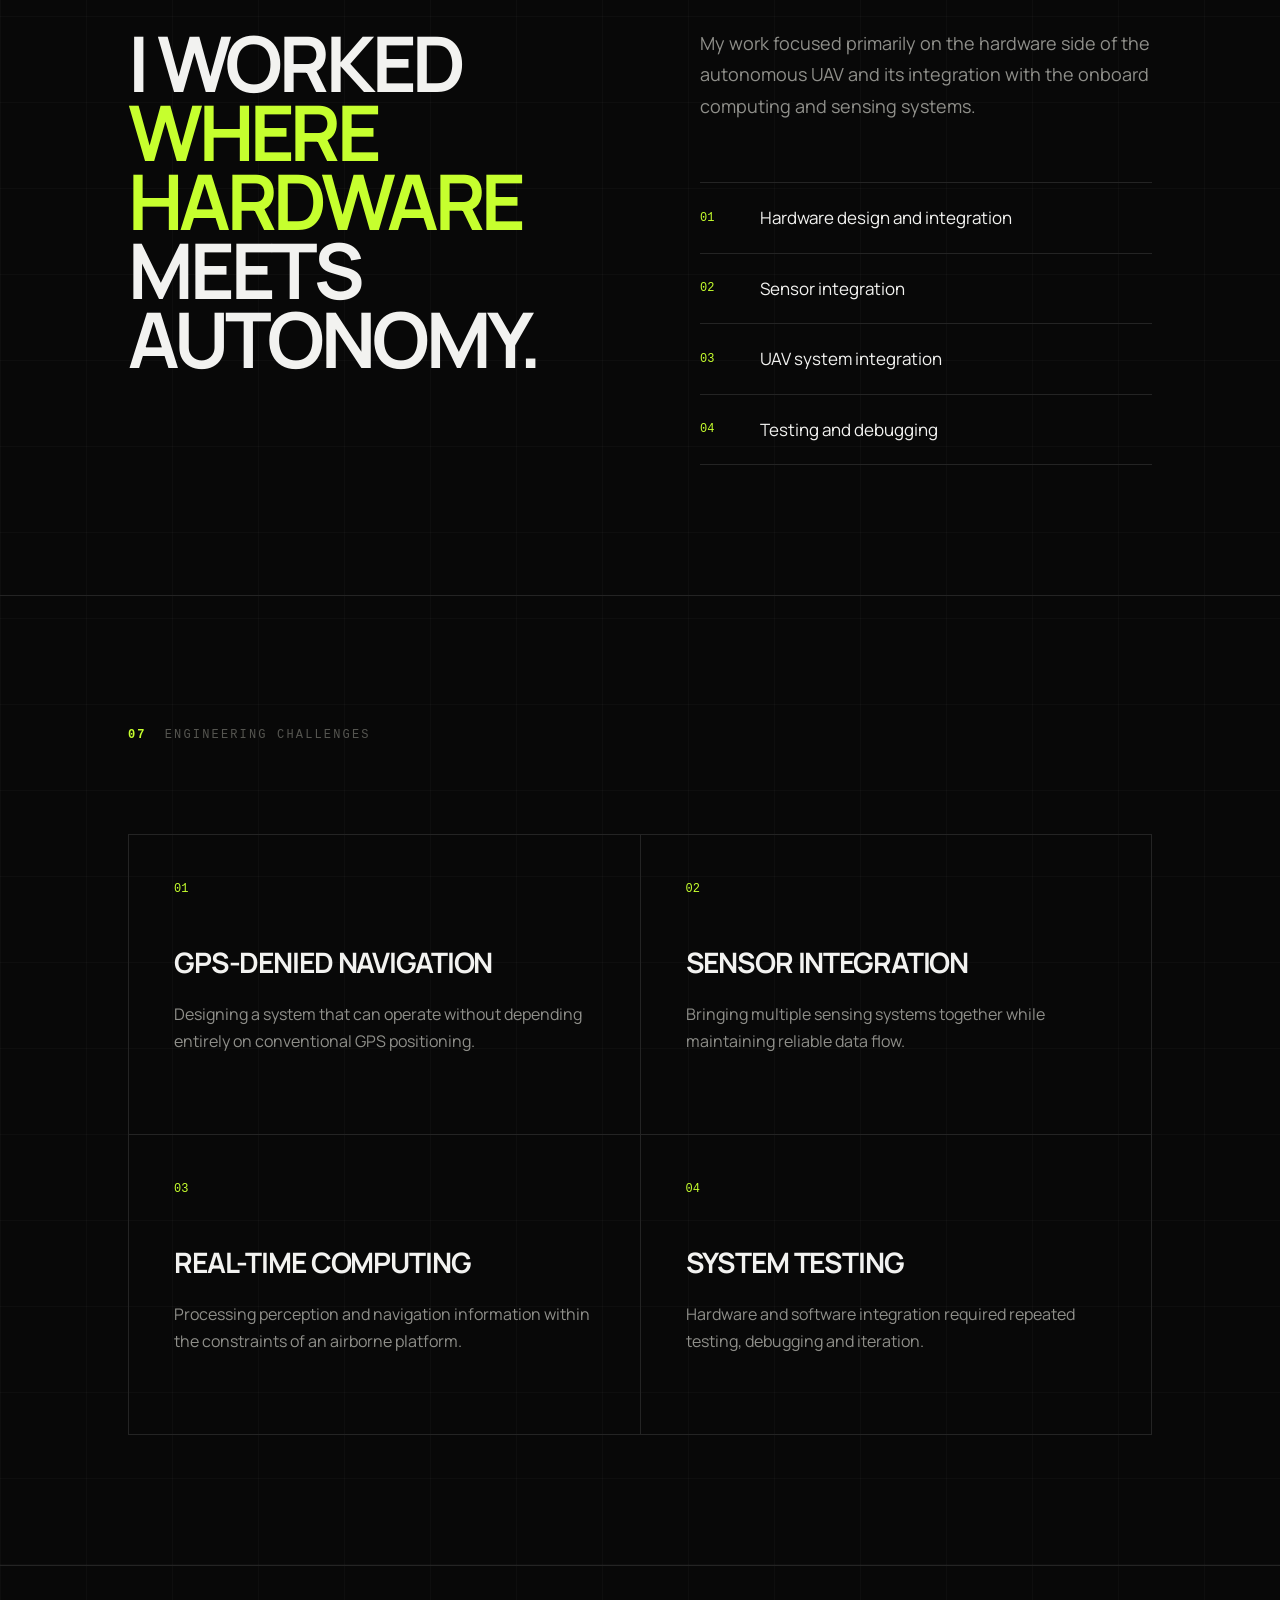
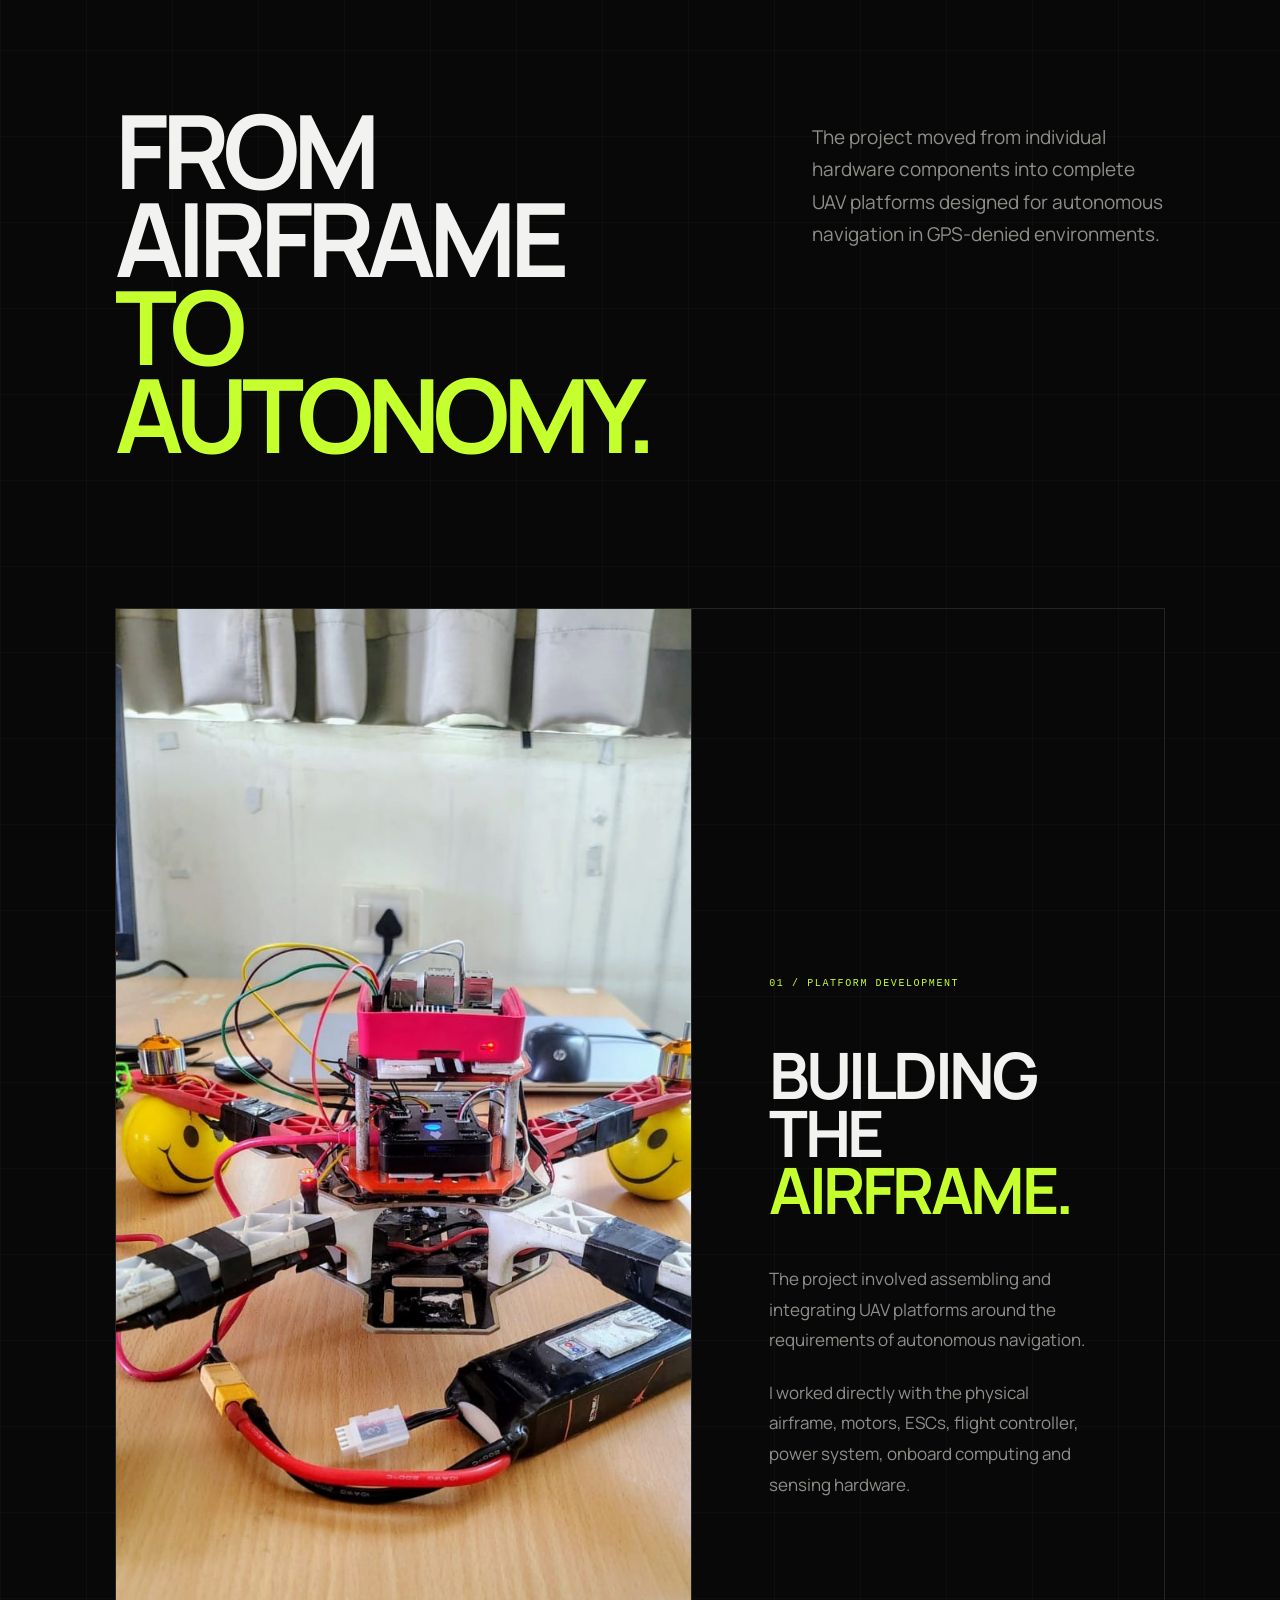
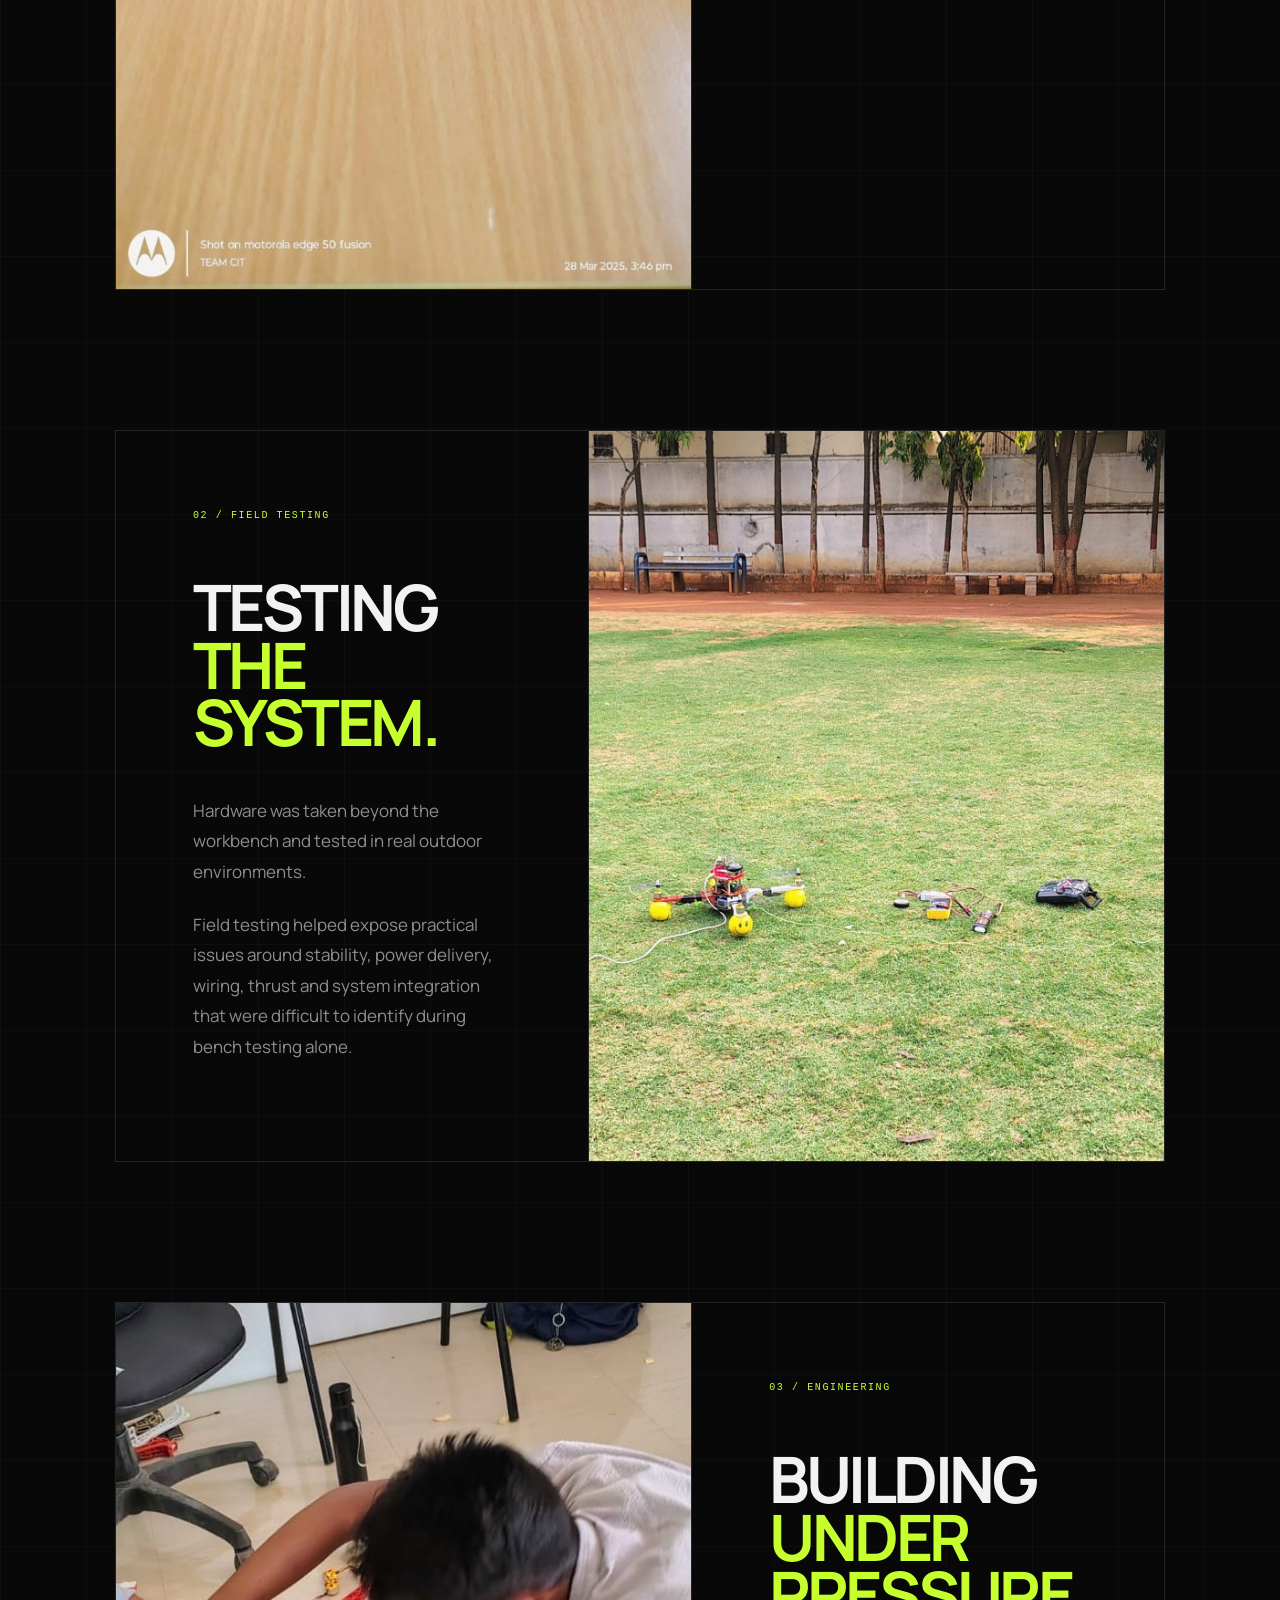
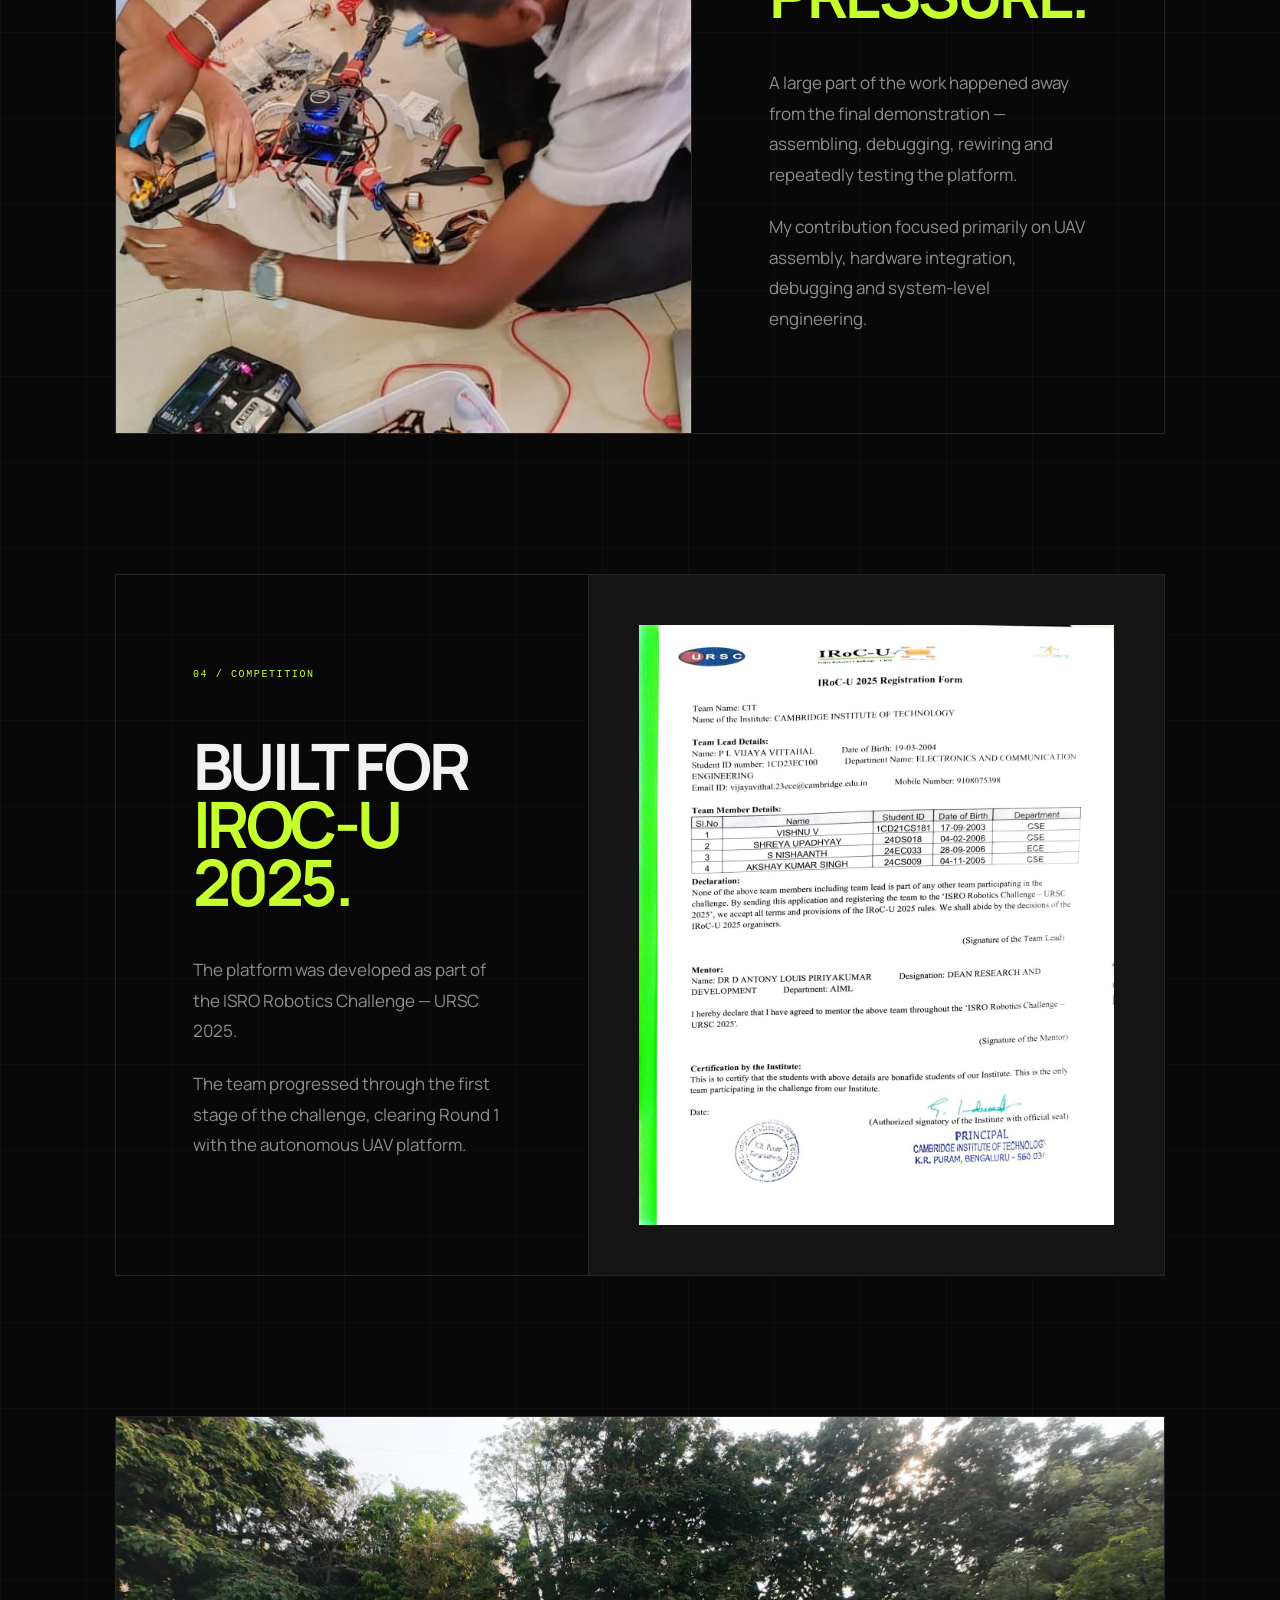
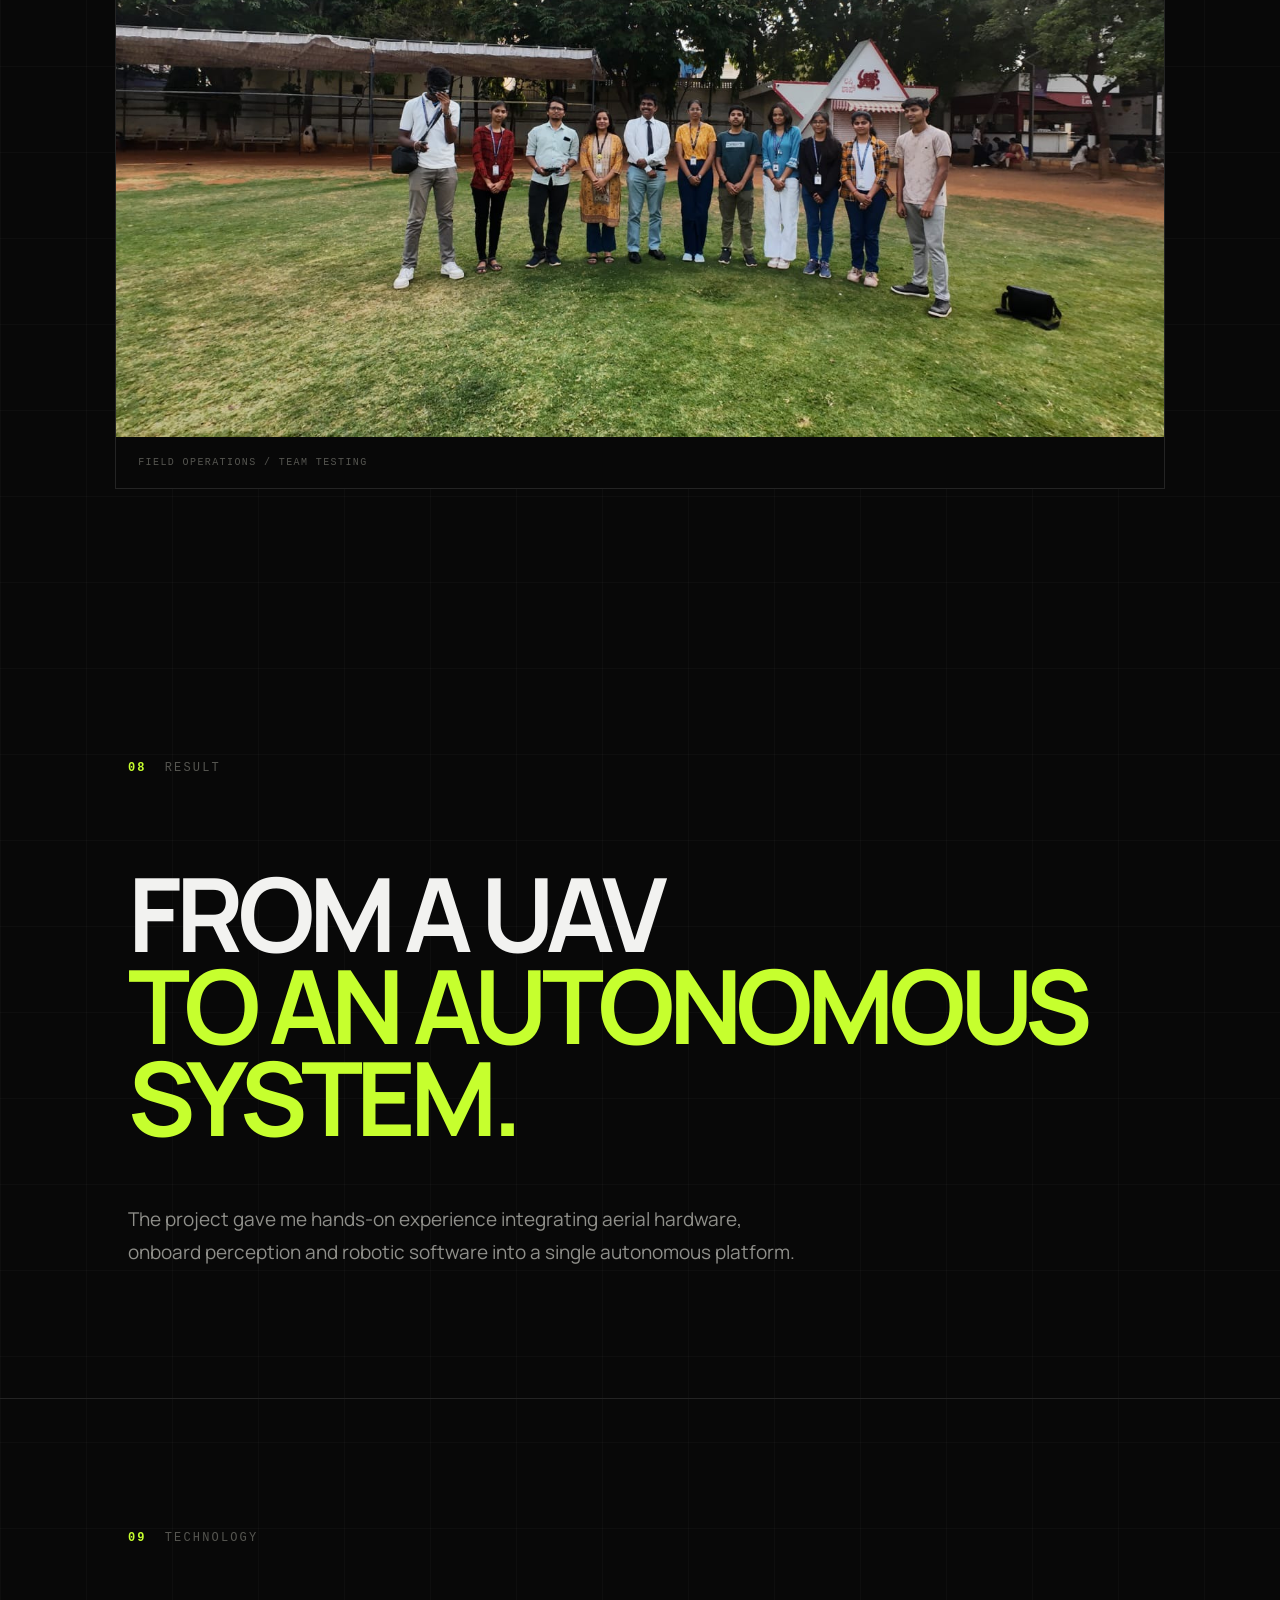
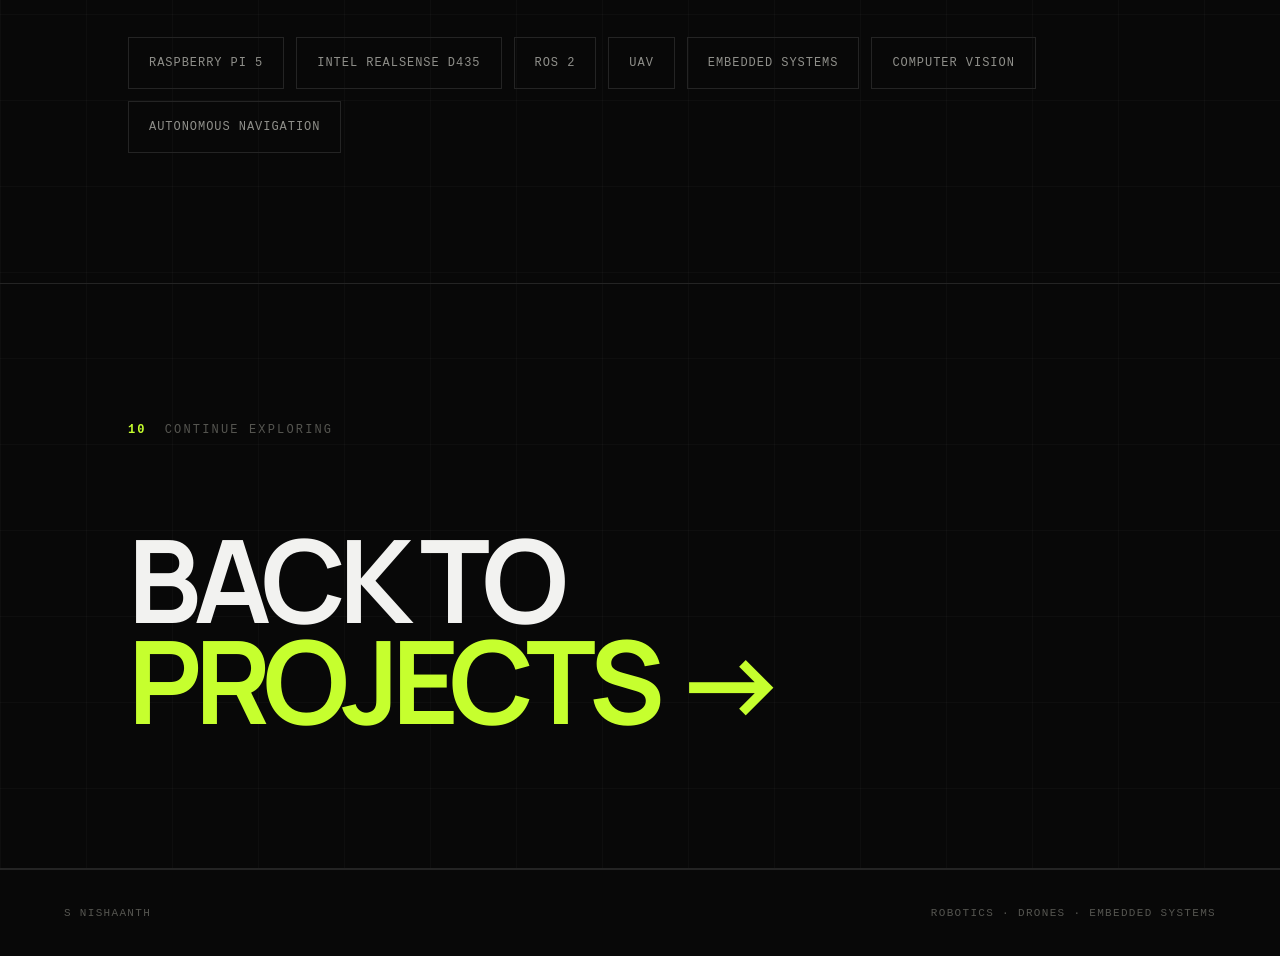
<file: drone.html>
<!DOCTYPE html>
<html lang="en">
<head>
    <meta charset="UTF-8">
    <meta name="viewport" content="width=device-width, initial-scale=1.0">

    <title>S NISHAANTH | GPS-Denied Autonomous Drone</title>

    <meta
        name="description"
        content="GPS-denied autonomous drone development and navigation project by S NISHAANTH."
    >

    <link rel="stylesheet" href="css/style.css">
    <link rel="stylesheet" href="css/drone.css">
</head>

<body>

<!-- ================= NAVIGATION ================= -->

<header class="navbar">

    <a href="index.html" class="brand">
        SN<span>.</span>
    </a>

    <nav class="nav-links">
        <a href="index.html">Home</a>
        <a href="about.html">About</a>
        <a href="projects.html" class="active">Projects</a>
        <a href="experience.html">Experience</a>
        <a href="achievements.html">Achievements</a>
        <a href="lab.html">Lab</a>
        <a href="contact.html">Contact</a>
    </nav>

    <div class="system-status">
        <span class="status-dot"></span>
        SYSTEM ONLINE
    </div>

</header>


<main>

<!-- ================= HERO ================= -->

<section class="drone-hero">

    <div class="section-label">
        <span>02</span>
        UAV / EMBEDDED / AUTONOMY
    </div>

    <div class="drone-hero-content">

        <h1>
            GPS-DENIED
            <span>AUTONOMOUS</span>
            DRONE
        </h1>

        <p>
            Building and integrating a UAV platform for autonomous
            navigation without relying on conventional GPS guidance.
        </p>

    </div>

</section>


<!-- ================= PROJECT OVERVIEW ================= -->

<section class="drone-overview">

    <div class="section-label">
        <span>01</span>
        PROJECT OVERVIEW
    </div>

    <div class="drone-overview-grid">

        <div>
            <h2>
                NAVIGATION
                <span>WITHOUT GPS.</span>
            </h2>
        </div>

        <div>
            <p>
                This project explores autonomous UAV navigation in
                environments where conventional GPS-based positioning
                cannot be relied upon.
            </p>

            <p>
                The system combines onboard sensing, embedded
                computing and robotic software to build a platform
                capable of perceiving its surroundings and supporting
                autonomous navigation.
            </p>
        </div>

    </div>

</section>


<!-- ================= CHALLENGE ================= -->

<section class="drone-section">

    <div class="section-label">
        <span>02</span>
        THE CHALLENGE
    </div>

    <div class="drone-two-column">

        <h2>
            GPS IS
            <span>NOT ALWAYS</span>
            AN OPTION.
        </h2>

        <div>

            <p>
                Autonomous aerial navigation becomes significantly
                harder when GPS is unavailable, unreliable or
                intentionally denied.
            </p>

            <p>
                The vehicle still needs information about its
                surroundings and motion in order to make meaningful
                navigation decisions.
            </p>

        </div>

    </div>

</section>


<!-- ================= SYSTEM ================= -->

<section class="drone-section">

    <div class="section-label">
        <span>03</span>
        SYSTEM ARCHITECTURE
    </div>

    <div class="architecture">

        <div class="architecture-row">

            <div class="architecture-box">
                <span>01</span>
                <strong>SENSING</strong>
                <p>
                    Cameras and onboard sensors provide
                    environmental and motion information.
                </p>
            </div>

            <div class="architecture-arrow">→</div>

            <div class="architecture-box">
                <span>02</span>
                <strong>COMPUTE</strong>
                <p>
                    Onboard computing processes sensor
                    information for robotic perception.
                </p>
            </div>

            <div class="architecture-arrow">→</div>

            <div class="architecture-box">
                <span>03</span>
                <strong>NAVIGATION</strong>
                <p>
                    Processed information contributes to
                    autonomous navigation decisions.
                </p>
            </div>

            <div class="architecture-arrow">→</div>

            <div class="architecture-box">
                <span>04</span>
                <strong>FLIGHT CONTROL</strong>
                <p>
                    Navigation outputs are integrated with
                    the UAV flight-control system.
                </p>
            </div>

        </div>

    </div>

</section>


<!-- ================= HARDWARE ================= -->

<section class="drone-section">

    <div class="section-label">
        <span>04</span>
        HARDWARE
    </div>

    <div class="hardware-grid">

        <div class="hardware-item">
            <span>01</span>
            <h3>UAV PLATFORM</h3>
            <p>
                Airframe and flight hardware forming the
                physical autonomous platform.
            </p>
        </div>

        <div class="hardware-item">
            <span>02</span>
            <h3>FLIGHT CONTROL</h3>
            <p>
                Flight-control hardware responsible for
                stabilisation and vehicle control.
            </p>
        </div>

        <div class="hardware-item">
            <span>03</span>
            <h3>RASPBERRY PI 5</h3>
            <p>
                Onboard computing platform used for
                higher-level robotic processing.
            </p>
        </div>

        <div class="hardware-item">
            <span>04</span>
            <h3>INTEL REALSENSE D435</h3>
            <p>
                Depth camera used as part of the onboard
                perception system.
            </p>
        </div>

    </div>

</section>


<!-- ================= SOFTWARE ================= -->

<section class="drone-section">

    <div class="section-label">
        <span>05</span>
        SOFTWARE / AUTONOMY
    </div>

    <div class="drone-two-column">

        <h2>
            MAKING THE
            <span>HARDWARE</span>
            THINK.
        </h2>

        <div>

            <p>
                The onboard computing layer is used to process
                sensor information and connect perception with
                autonomous robotic behaviour.
            </p>

            <div class="tech-list">

                <div>
                    <span>01</span>
                    ROS 2
                </div>

                <div>
                    <span>02</span>
                    COMPUTER VISION
                </div>

                <div>
                    <span>03</span>
                    SENSOR INTEGRATION
                </div>

                <div>
                    <span>04</span>
                    AUTONOMOUS NAVIGATION
                </div>

            </div>

        </div>

    </div>

</section>


<!-- ================= MY ROLE ================= -->

<section class="drone-section">

    <div class="section-label">
        <span>06</span>
        MY ROLE
    </div>

    <div class="role-layout">

        <h2>
            I WORKED
            <span>WHERE HARDWARE</span>
            MEETS AUTONOMY.
        </h2>

        <div>

            <p>
                My work focused primarily on the hardware side of
                the autonomous UAV and its integration with the
                onboard computing and sensing systems.
            </p>

            <div class="role-list">

                <div>
                    <span>01</span>
                    Hardware design and integration
                </div>

                <div>
                    <span>02</span>
                    Sensor integration
                </div>

                <div>
                    <span>03</span>
                    UAV system integration
                </div>

                <div>
                    <span>04</span>
                    Testing and debugging
                </div>

            </div>

        </div>

    </div>

</section>


<!-- ================= ENGINEERING CHALLENGES ================= -->

<section class="drone-section">

    <div class="section-label">
        <span>07</span>
        ENGINEERING CHALLENGES
    </div>

    <div class="challenge-grid">

        <div>
            <span>01</span>
            <h3>GPS-DENIED NAVIGATION</h3>
            <p>
                Designing a system that can operate without
                depending entirely on conventional GPS positioning.
            </p>
        </div>

        <div>
            <span>02</span>
            <h3>SENSOR INTEGRATION</h3>
            <p>
                Bringing multiple sensing systems together while
                maintaining reliable data flow.
            </p>
        </div>

        <div>
            <span>03</span>
            <h3>REAL-TIME COMPUTING</h3>
            <p>
                Processing perception and navigation information
                within the constraints of an airborne platform.
            </p>
        </div>

        <div>
            <span>04</span>
            <h3>SYSTEM TESTING</h3>
            <p>
                Hardware and software integration required
                repeated testing, debugging and iteration.
            </p>
        </div>

    </div>

</section>


<!-- ================= PROJECT STORY ================= -->

<section class="drone-story">

    <!-- INTRO -->

    <div class="drone-story-intro">

        <h2>
            FROM AIRFRAME
            <span>TO AUTONOMY.</span>
        </h2>

        <p>
            The project moved from individual hardware components
            into complete UAV platforms designed for autonomous
            navigation in GPS-denied environments.
        </p>

    </div>


    <!-- 01 / PLATFORM -->

    <div class="drone-story-block">

        <div class="drone-story-image">

            <img
                src="assets/drone-assets/drone-build.jpg"
                alt="GPS-denied autonomous drone platform"
            >

        </div>

        <div class="drone-story-copy">

            <div class="drone-story-label">
                01 / PLATFORM DEVELOPMENT
            </div>

            <h3>
                BUILDING THE
                <span>AIRFRAME.</span>
            </h3>

            <p>
                The project involved assembling and integrating
                UAV platforms around the requirements of autonomous
                navigation.
            </p>

            <p>
                I worked directly with the physical airframe,
                motors, ESCs, flight controller, power system,
                onboard computing and sensing hardware.
            </p>

        </div>

    </div>


    <!-- 02 / FIELD TESTING -->

    <div class="drone-story-block reverse">

        <div class="drone-story-image">

            <img
                src="assets/drone-assets/drone-field.jpg"
                alt="Drone during outdoor field testing"
            >

        </div>

        <div class="drone-story-copy">

            <div class="drone-story-label">
                02 / FIELD TESTING
            </div>

            <h3>
                TESTING
                <span>THE SYSTEM.</span>
            </h3>

            <p>
                Hardware was taken beyond the workbench and tested
                in real outdoor environments.
            </p>

            <p>
                Field testing helped expose practical issues around
                stability, power delivery, wiring, thrust and system
                integration that were difficult to identify during
                bench testing alone.
            </p>

        </div>

    </div>


    <!-- 03 / TEAM BUILD -->

    <div class="drone-story-block">

        <div class="drone-story-image">

            <img
                src="assets/drone-assets/team-build.jpg"
                alt="Team assembling the autonomous drone"
            >

        </div>

        <div class="drone-story-copy">

            <div class="drone-story-label">
                03 / ENGINEERING
            </div>

            <h3>
                BUILDING
                <span>UNDER PRESSURE.</span>
            </h3>

            <p>
                A large part of the work happened away from the
                final demonstration — assembling, debugging,
                rewiring and repeatedly testing the platform.
            </p>

            <p>
                My contribution focused primarily on UAV assembly,
                hardware integration, debugging and system-level
                engineering.
            </p>

        </div>

    </div>


    <!-- 04 / COMPETITION -->

    <div class="drone-story-block reverse">

        <div class="drone-story-image document">

            <img
                src="assets/drone-assets/iroc-document.jpg"
                alt="IROC-U 2025 registration document"
            >

        </div>

        <div class="drone-story-copy">

            <div class="drone-story-label">
                04 / COMPETITION
            </div>

            <h3>
                BUILT FOR
                <span>IROC-U 2025.</span>
            </h3>

            <p>
                The platform was developed as part of the ISRO
                Robotics Challenge — URSC 2025.
            </p>

            <p>
                The team progressed through the first stage of
                the challenge, clearing Round 1 with the autonomous
                UAV platform.
            </p>

        </div>

    </div>


    <!-- FINAL FIELD IMAGE -->

    <div class="drone-story-wide">

        <img
            src="assets/drone-assets/team-field.jpg"
            alt="Team during autonomous drone field testing"
        >

        <div class="drone-story-wide-caption">
            FIELD OPERATIONS / TEAM TESTING
        </div>

    </div>

</section>

<!-- ================= RESULT ================= -->

<section class="drone-result">

    <div class="section-label">
        <span>08</span>
        RESULT
    </div>

    <h2>
        FROM A UAV
        <span>TO AN AUTONOMOUS SYSTEM.</span>
    </h2>

    <p>
        The project gave me hands-on experience integrating
        aerial hardware, onboard perception and robotic software
        into a single autonomous platform.
    </p>

</section>


<!-- ================= TECH STACK ================= -->

<section class="drone-tech">

    <div class="section-label">
        <span>09</span>
        TECHNOLOGY
    </div>

    <div class="tech-stack">

        <span>RASPBERRY PI 5</span>
        <span>INTEL REALSENSE D435</span>
        <span>ROS 2</span>
        <span>UAV</span>
        <span>EMBEDDED SYSTEMS</span>
        <span>COMPUTER VISION</span>
        <span>AUTONOMOUS NAVIGATION</span>

    </div>

</section>


<!-- ================= NEXT ================= -->

<section class="next-project">

    <div class="section-label">
        <span>10</span>
        CONTINUE EXPLORING
    </div>

    <a href="projects.html">

        <h2>
            BACK TO
            <span>PROJECTS →</span>
        </h2>

    </a>

</section>

</main>


<!-- ================= FOOTER ================= -->

<footer>

    <span>S NISHAANTH</span>

    <span>
        ROBOTICS · DRONES · EMBEDDED SYSTEMS
    </span>

</footer>


<script src="js/main.js"></script>

</body>
</html>
</file>
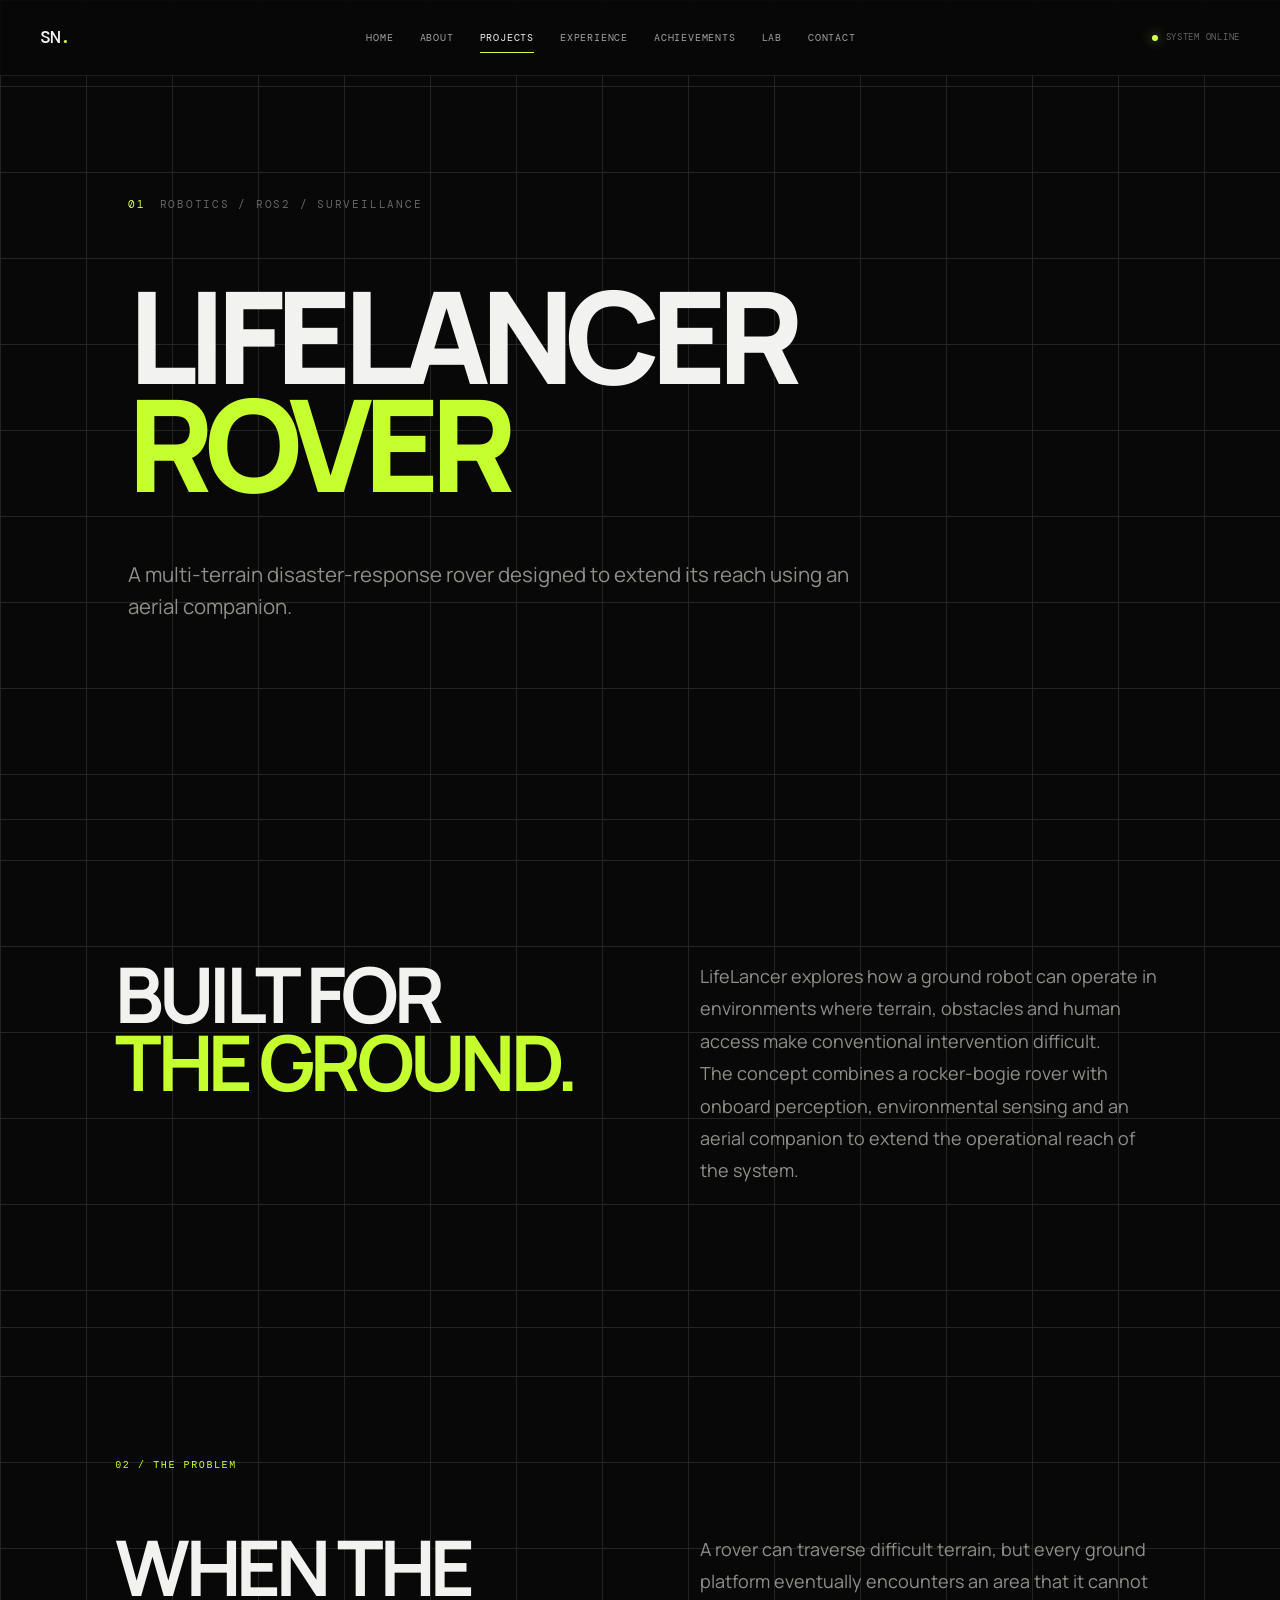
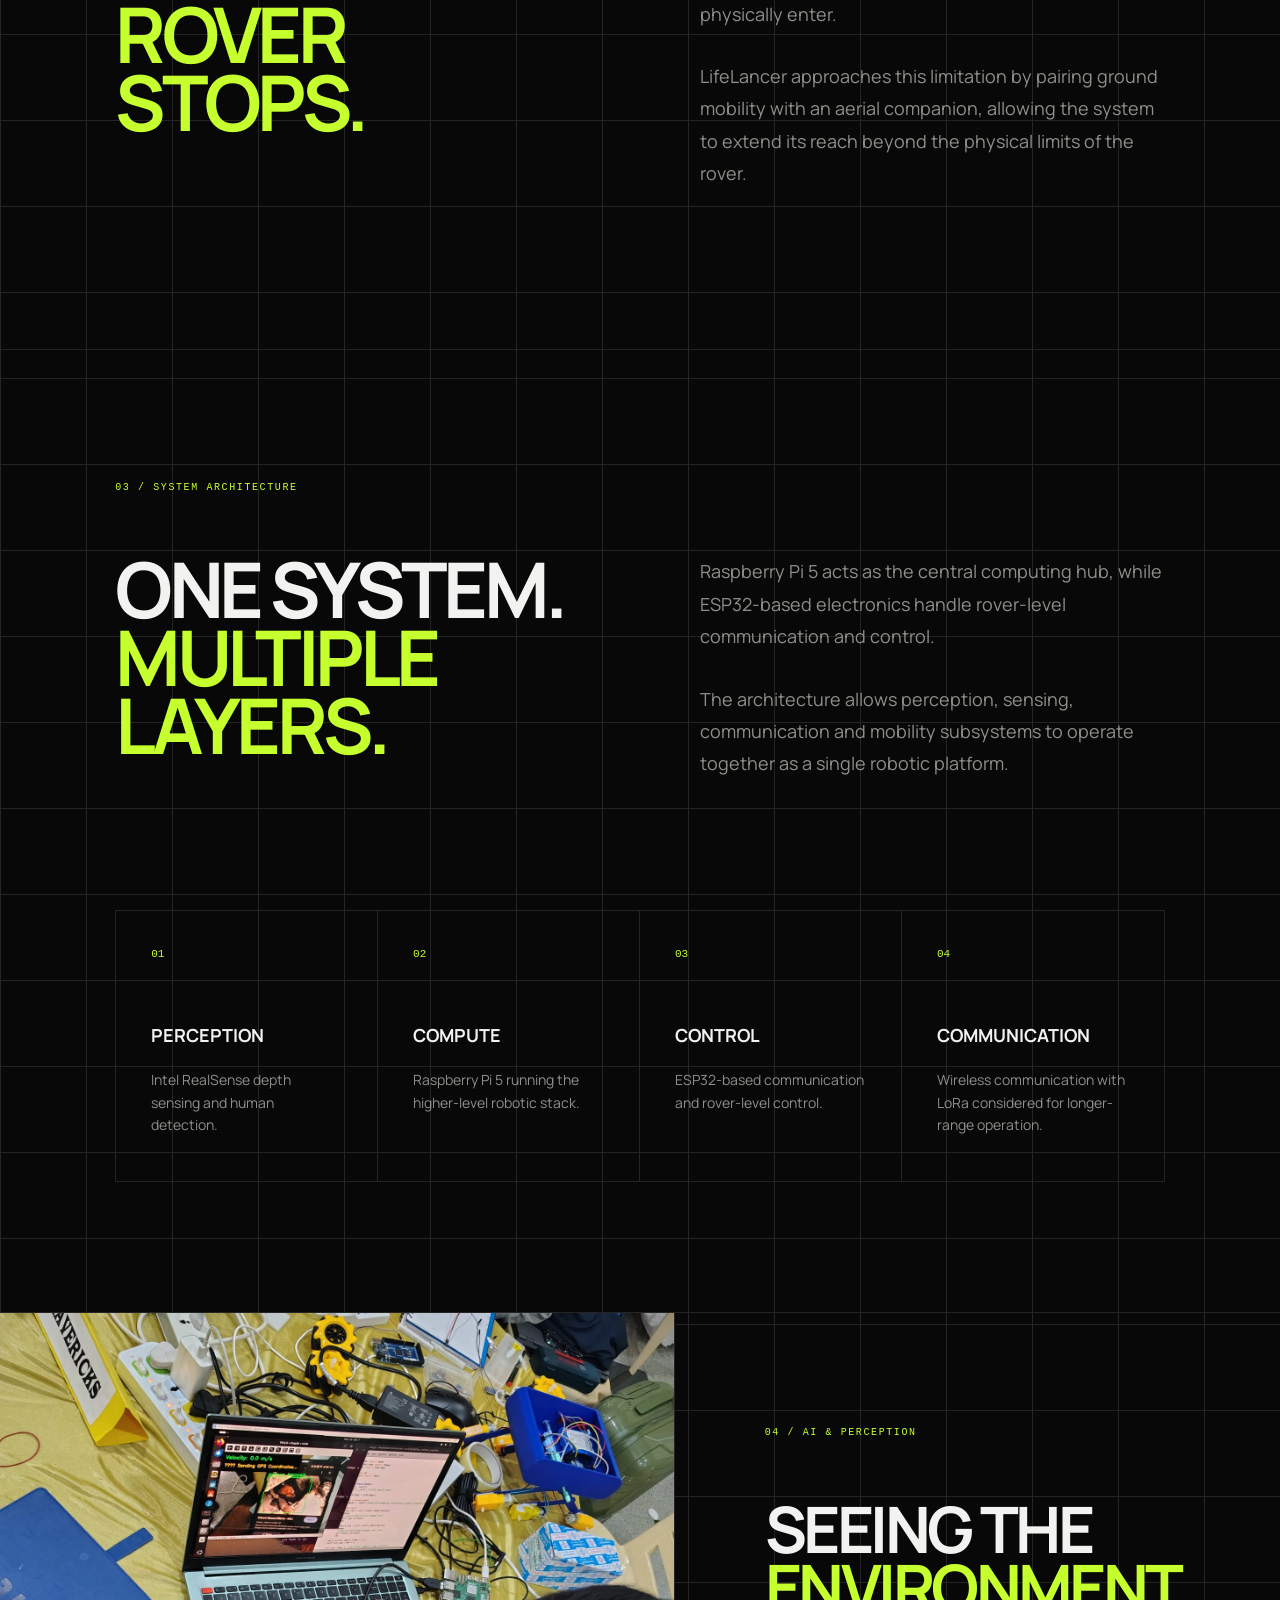
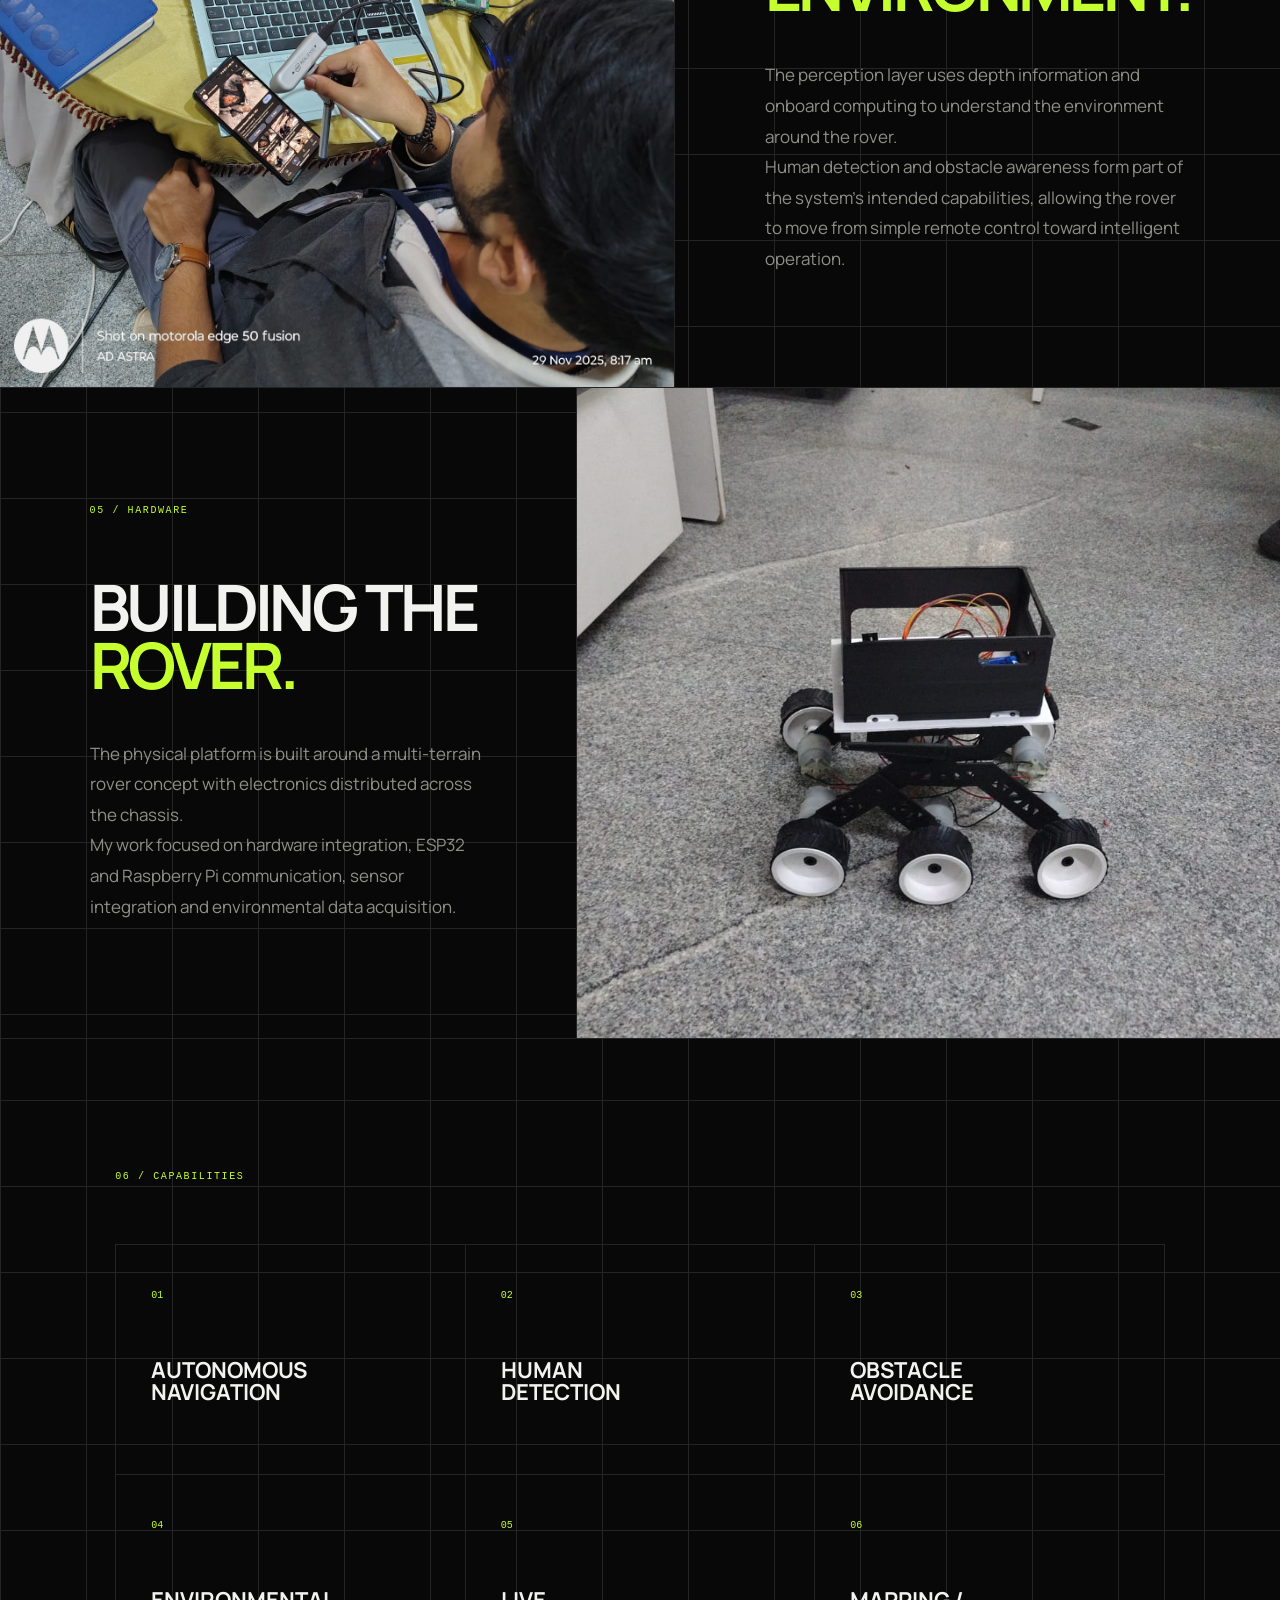
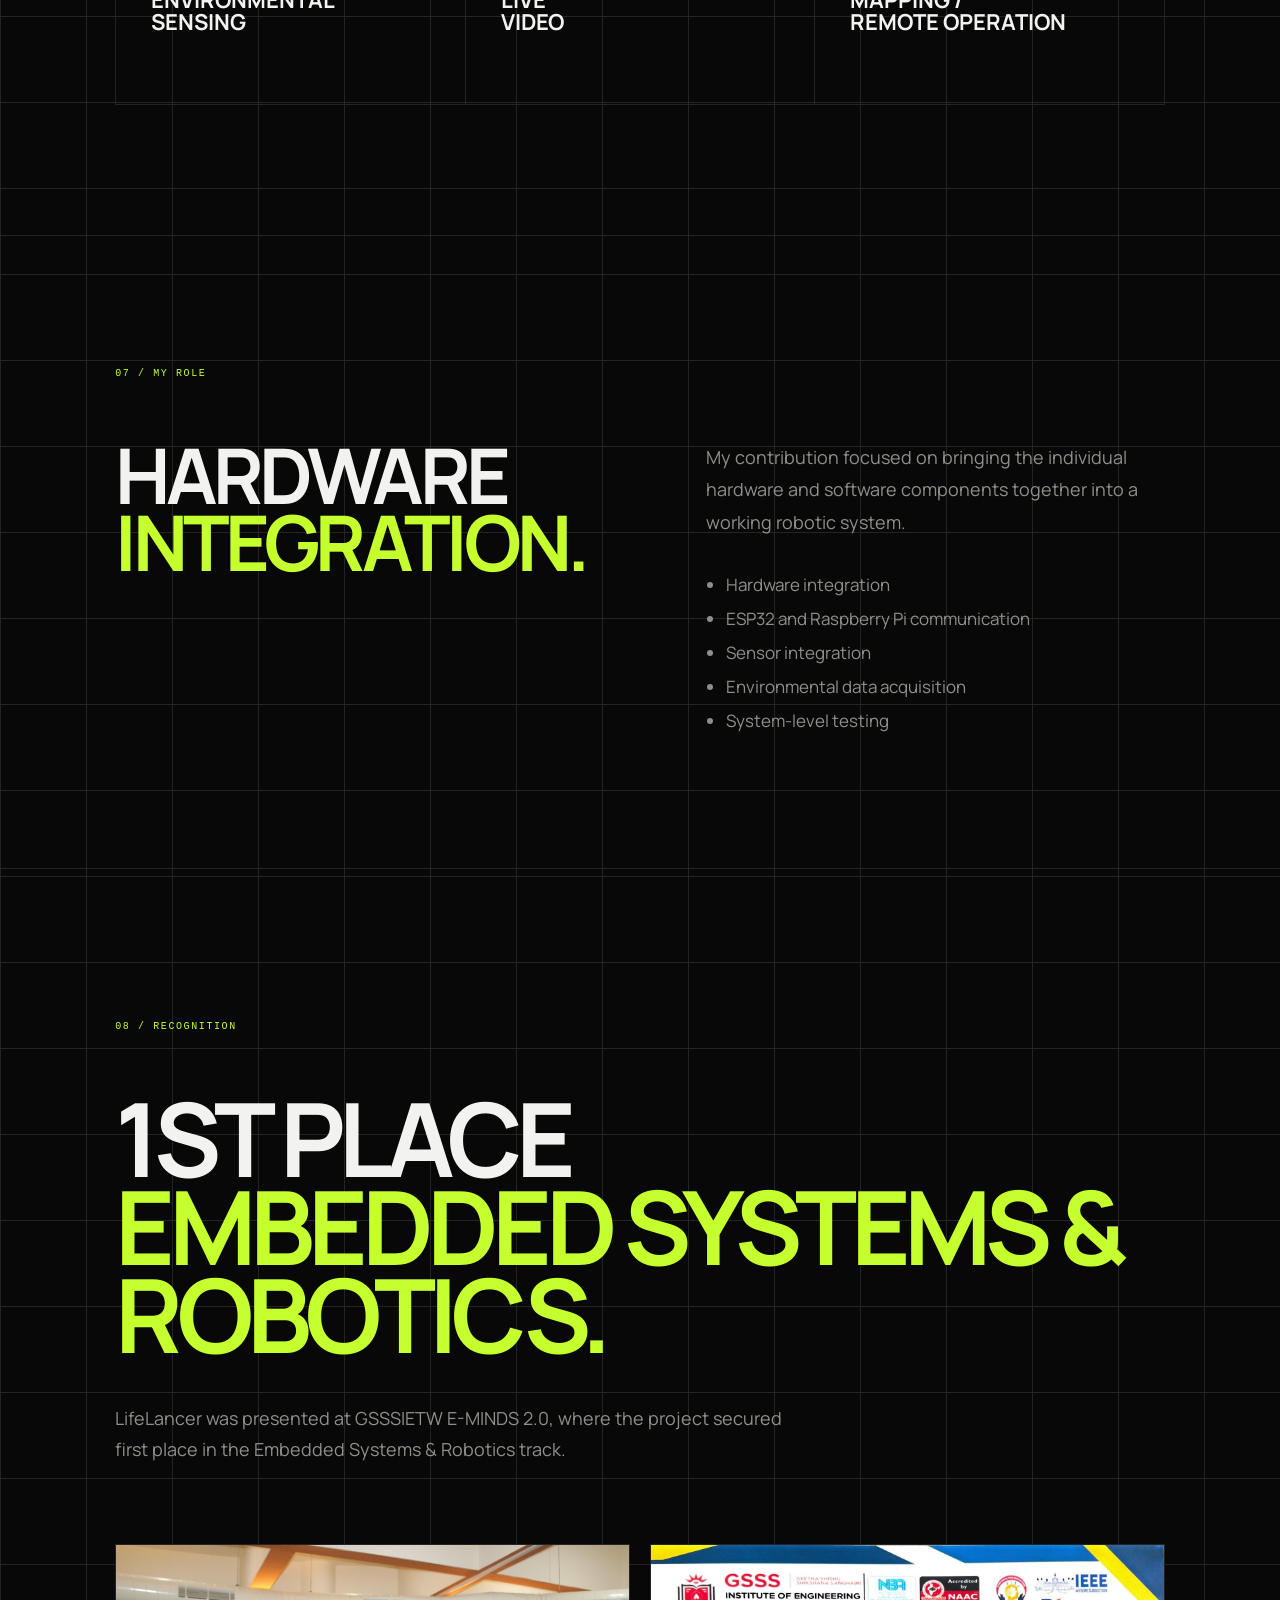
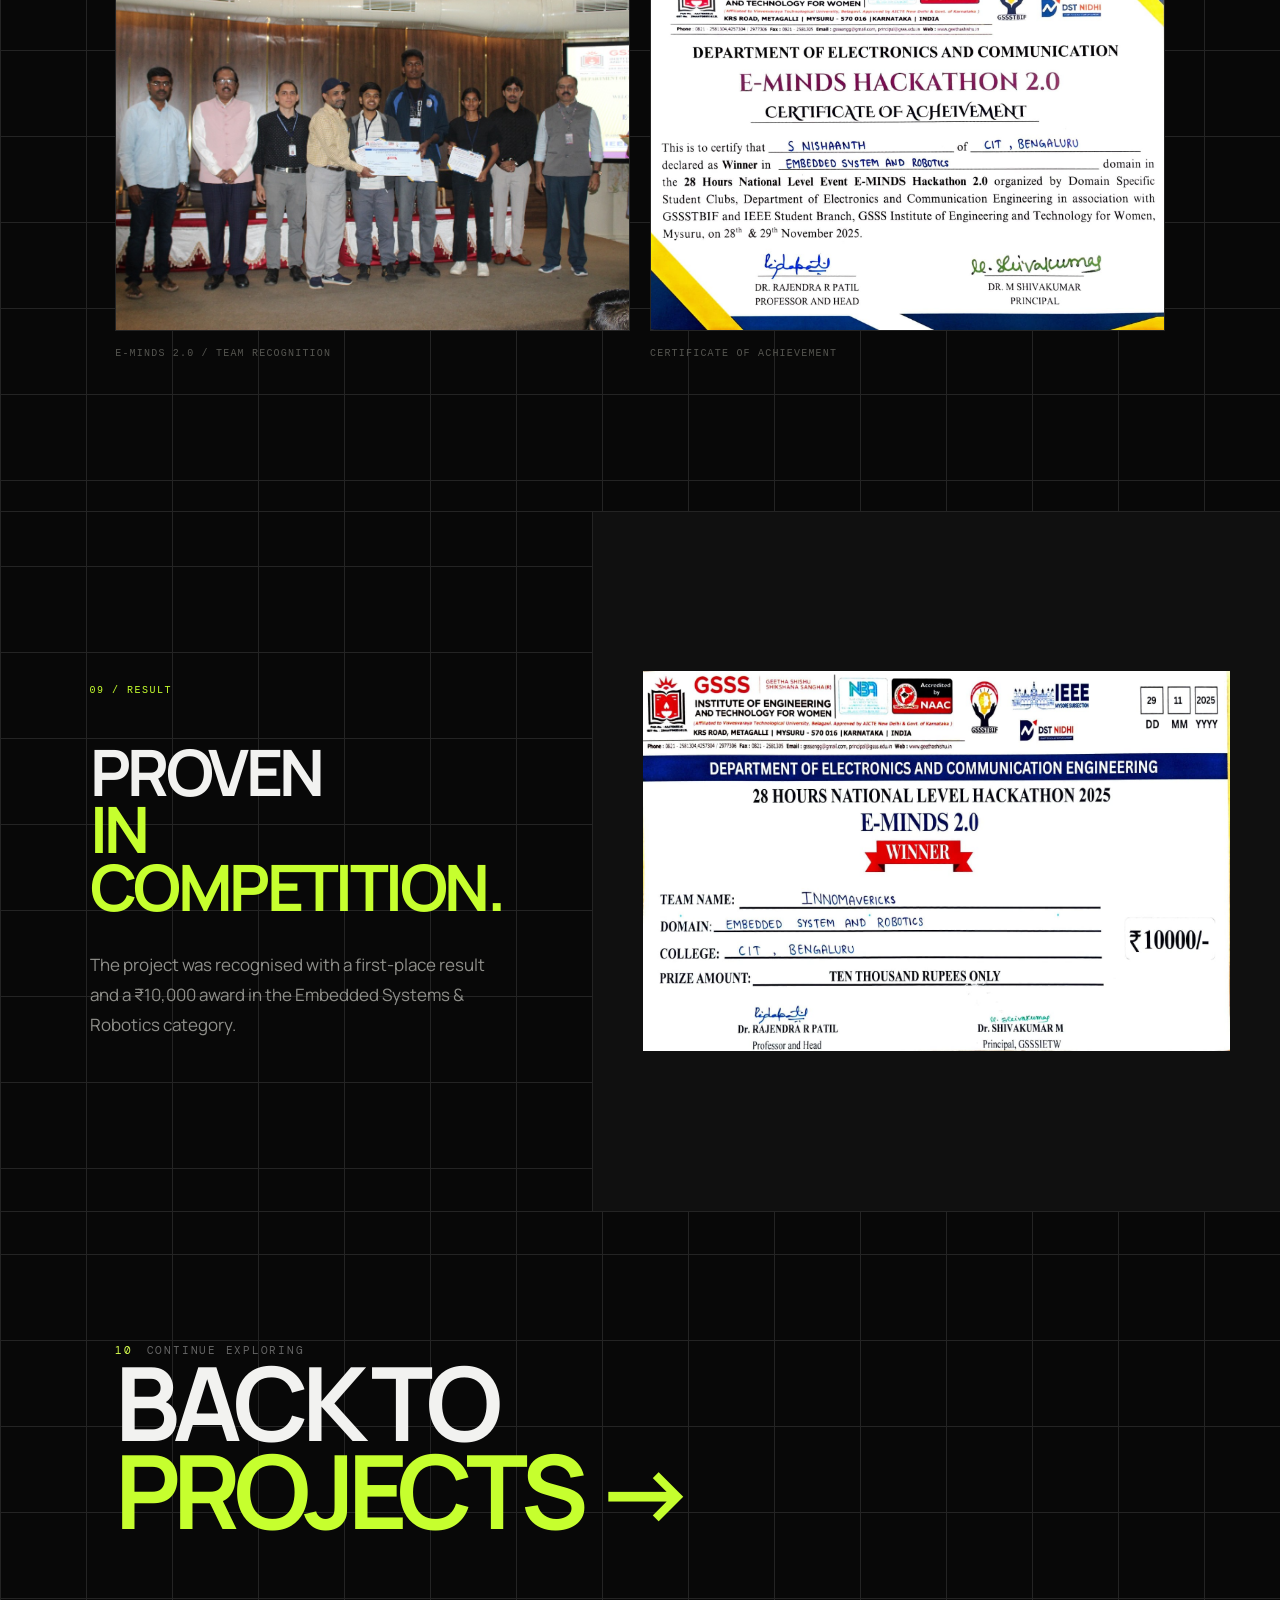
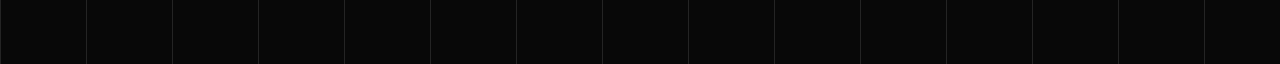
<file: lifelancer.html>
<!DOCTYPE html>
<html lang="en">

<head>
    <meta charset="UTF-8">
    <meta name="viewport" content="width=device-width, initial-scale=1.0">

    <title>LifeLancer Rover | S NISHAANTH</title>

    <meta
        name="description"
        content="LifeLancer — a multi-terrain disaster-response rover integrating ground mobility, perception and an aerial companion."
    >

    <link rel="stylesheet" href="css/style.css">
    <link rel="stylesheet" href="css/lifelancer.css">
</head>

<body>

<header class="navbar">

    <a href="index.html" class="brand">
        SN<span>.</span>
    </a>

    <nav class="nav-links">
        <a href="index.html">Home</a>
        <a href="about.html">About</a>
        <a href="projects.html" class="active">Projects</a>
        <a href="experience.html">Experience</a>
        <a href="achievements.html">Achievements</a>
        <a href="lab.html">Lab</a>
        <a href="contact.html">Contact</a>
    </nav>

    <div class="system-status">
        <span class="status-dot"></span>
        SYSTEM ONLINE
    </div>

</header>


<main>

<!-- =========================================================
     HERO
========================================================= -->

<section class="life-hero">

    <div class="section-label">
        <span>01</span>
        ROBOTICS / ROS2 / SURVEILLANCE
    </div>

    <h1>
        LIFELANCER
        <span>ROVER</span>
    </h1>

    <p>
        A multi-terrain disaster-response rover designed to
        extend its reach using an aerial companion.
    </p>

</section>


<!-- =========================================================
     INTRO
========================================================= -->

<section class="life-intro">

    <div class="life-intro-heading">

        <h2>
            BUILT FOR
            <span>THE GROUND.</span>
        </h2>

    </div>

    <div class="life-intro-copy">

        <p>
            LifeLancer explores how a ground robot can operate in
            environments where terrain, obstacles and human access
            make conventional intervention difficult.
        </p>

        <p>
            The concept combines a rocker-bogie rover with onboard
            perception, environmental sensing and an aerial
            companion to extend the operational reach of the system.
        </p>

    </div>

</section>


<!-- =========================================================
     PROBLEM
========================================================= -->

<section class="life-section">

    <div class="life-section-label">
        02 / THE PROBLEM
    </div>

    <div class="life-two-column">

        <h2>
            WHEN THE
            <span>ROVER STOPS.</span>
        </h2>

        <div>

            <p>
                A rover can traverse difficult terrain, but every
                ground platform eventually encounters an area that
                it cannot physically enter.
            </p>

            <p>
                LifeLancer approaches this limitation by pairing
                ground mobility with an aerial companion, allowing
                the system to extend its reach beyond the physical
                limits of the rover.
            </p>

        </div>

    </div>

</section>


<!-- =========================================================
     SYSTEM
========================================================= -->

<section class="life-section life-system">

    <div class="life-section-label">
        03 / SYSTEM ARCHITECTURE
    </div>

    <div class="life-two-column">

        <h2>
            ONE SYSTEM.
            <span>MULTIPLE LAYERS.</span>
        </h2>

        <div>

            <p>
                Raspberry Pi 5 acts as the central computing hub,
                while ESP32-based electronics handle rover-level
                communication and control.
            </p>

            <p>
                The architecture allows perception, sensing,
                communication and mobility subsystems to operate
                together as a single robotic platform.
            </p>

        </div>

    </div>


    <div class="life-architecture">

        <div>
            <span>01</span>
            <strong>PERCEPTION</strong>
            <p>Intel RealSense depth sensing and human detection.</p>
        </div>

        <div>
            <span>02</span>
            <strong>COMPUTE</strong>
            <p>Raspberry Pi 5 running the higher-level robotic stack.</p>
        </div>

        <div>
            <span>03</span>
            <strong>CONTROL</strong>
            <p>ESP32-based communication and rover-level control.</p>
        </div>

        <div>
            <span>04</span>
            <strong>COMMUNICATION</strong>
            <p>Wireless communication with LoRa considered for longer-range operation.</p>
        </div>

    </div>

</section>


<!-- =========================================================
     AI / PERCEPTION
========================================================= -->

<section class="life-story">

    <div class="life-story-image">

        <img
            src="assets/lifelancer-assets/lifelancer-ai-perception-testing.png"
            alt="LifeLancer AI perception and testing setup"
        >

    </div>

    <div class="life-story-copy">

        <div class="life-story-label">
            04 / AI & PERCEPTION
        </div>

        <h2>
            SEEING THE
            <span>ENVIRONMENT.</span>
        </h2>

        <p>
            The perception layer uses depth information and
            onboard computing to understand the environment around
            the rover.
        </p>

        <p>
            Human detection and obstacle awareness form part of the
            system's intended capabilities, allowing the rover to
            move from simple remote control toward intelligent
            operation.
        </p>

    </div>

</section>


<!-- =========================================================
     ROVER BUILD
========================================================= -->

<section class="life-story reverse">

    <div class="life-story-image">

        <img
            src="assets/lifelancer-assets/lifelancer-rover-prototype.png"
            alt="LifeLancer rover prototype"
        >

    </div>

    <div class="life-story-copy">

        <div class="life-story-label">
            05 / HARDWARE
        </div>

        <h2>
            BUILDING THE
            <span>ROVER.</span>
        </h2>

        <p>
            The physical platform is built around a multi-terrain
            rover concept with electronics distributed across the
            chassis.
        </p>

        <p>
            My work focused on hardware integration, ESP32 and
            Raspberry Pi communication, sensor integration and
            environmental data acquisition.
        </p>

    </div>

</section>


<!-- =========================================================
     CAPABILITIES
========================================================= -->

<section class="life-section">

    <div class="life-section-label">
        06 / CAPABILITIES
    </div>

    <div class="life-capabilities">

        <div>
            <span>01</span>
            <h3>AUTONOMOUS<br>NAVIGATION</h3>
        </div>

        <div>
            <span>02</span>
            <h3>HUMAN<br>DETECTION</h3>
        </div>

        <div>
            <span>03</span>
            <h3>OBSTACLE<br>AVOIDANCE</h3>
        </div>

        <div>
            <span>04</span>
            <h3>ENVIRONMENTAL<br>SENSING</h3>
        </div>

        <div>
            <span>05</span>
            <h3>LIVE<br>VIDEO</h3>
        </div>

        <div>
            <span>06</span>
            <h3>MAPPING /<br>REMOTE OPERATION</h3>
        </div>

    </div>

</section>


<!-- =========================================================
     MY ROLE
========================================================= -->

<section class="life-section life-role">

    <div class="life-section-label">
        07 / MY ROLE
    </div>

    <div class="life-two-column">

        <h2>
            HARDWARE
            <span>INTEGRATION.</span>
        </h2>

        <div>

            <p>
                My contribution focused on bringing the individual
                hardware and software components together into a
                working robotic system.
            </p>

            <ul>
                <li>Hardware integration</li>
                <li>ESP32 and Raspberry Pi communication</li>
                <li>Sensor integration</li>
                <li>Environmental data acquisition</li>
                <li>System-level testing</li>
            </ul>

        </div>

    </div>

</section>


<!-- =========================================================
     ACHIEVEMENT
========================================================= -->

<section class="life-result">

    <div class="life-result-label">
        08 / RECOGNITION
    </div>

    <h2>
        1ST PLACE
        <span>EMBEDDED SYSTEMS & ROBOTICS.</span>
    </h2>

    <p>
        LifeLancer was presented at GSSSIETW E-MINDS 2.0,
        where the project secured first place in the
        Embedded Systems & Robotics track.
    </p>

    <div class="life-award-grid">

        <figure>

            <img
                src="assets/lifelancer-assets/lifelancer-eminds-team-award.png"
                alt="LifeLancer team receiving E-MINDS 2.0 recognition"
            >

            <figcaption>
                E-MINDS 2.0 / TEAM RECOGNITION
            </figcaption>

        </figure>

        <figure>

            <img
                src="assets/lifelancer-assets/lifelancer-eminds-certificate.png"
                alt="E-MINDS 2.0 certificate of achievement"
            >

            <figcaption>
                CERTIFICATE OF ACHIEVEMENT
            </figcaption>

        </figure>

    </div>

</section>


<!-- =========================================================
     WINNER DOCUMENT
========================================================= -->

<section class="life-document">

    <div class="life-document-copy">

        <span>09 / RESULT</span>

        <h2>
            PROVEN
            <span>IN COMPETITION.</span>
        </h2>

        <p>
            The project was recognised with a first-place result
            and a ₹10,000 award in the Embedded Systems & Robotics
            category.
        </p>

    </div>

    <div class="life-document-image">

        <img
            src="assets/lifelancer-assets/lifelancer-eminds-winner.png"
            alt="E-MINDS 2.0 winner certificate"
        >

    </div>

</section>


<!-- =========================================================
     NEXT PROJECT
========================================================= -->

<section class="life-next">

    <div class="section-label">
        <span>10</span>
        CONTINUE EXPLORING
    </div>

    <a href="projects.html">

        <h2>
            BACK TO
            <span>PROJECTS →</span>
        </h2>

    </a>

</section>

</main>

</body>
</html>
</file>
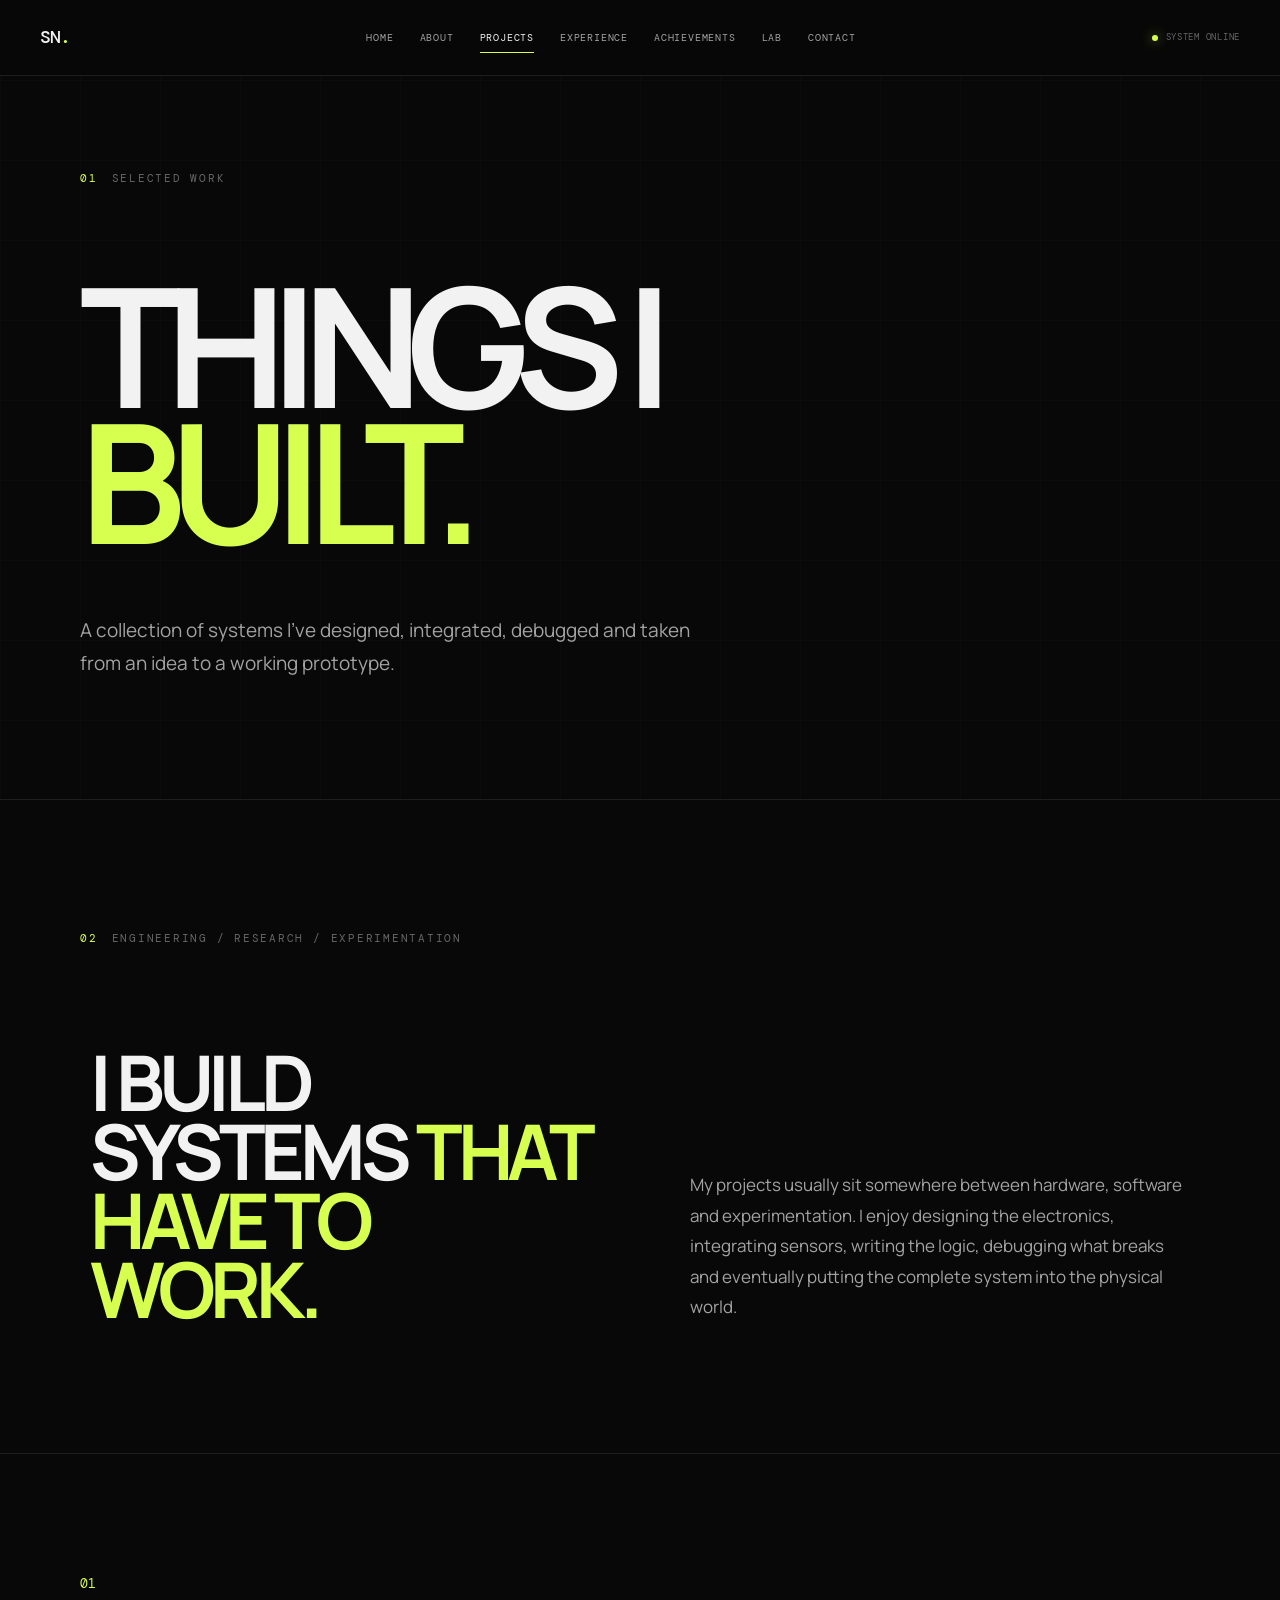
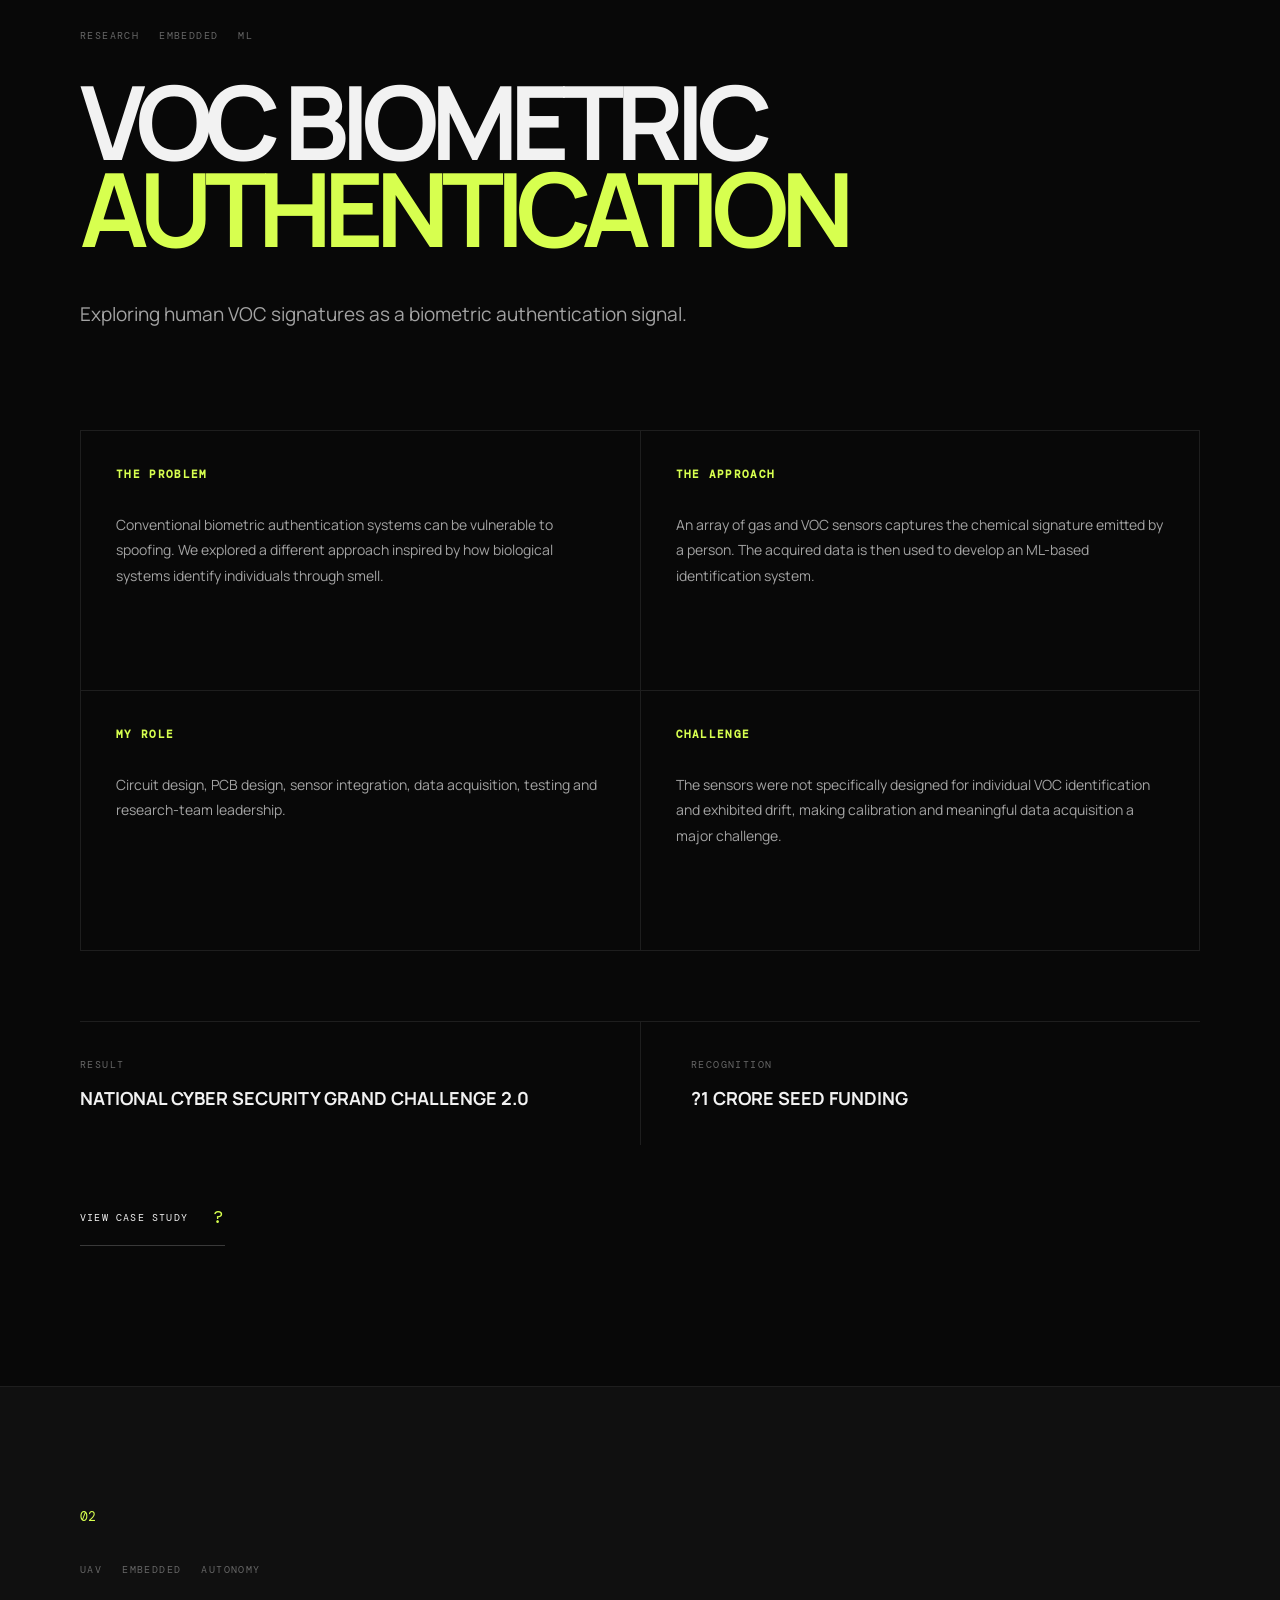
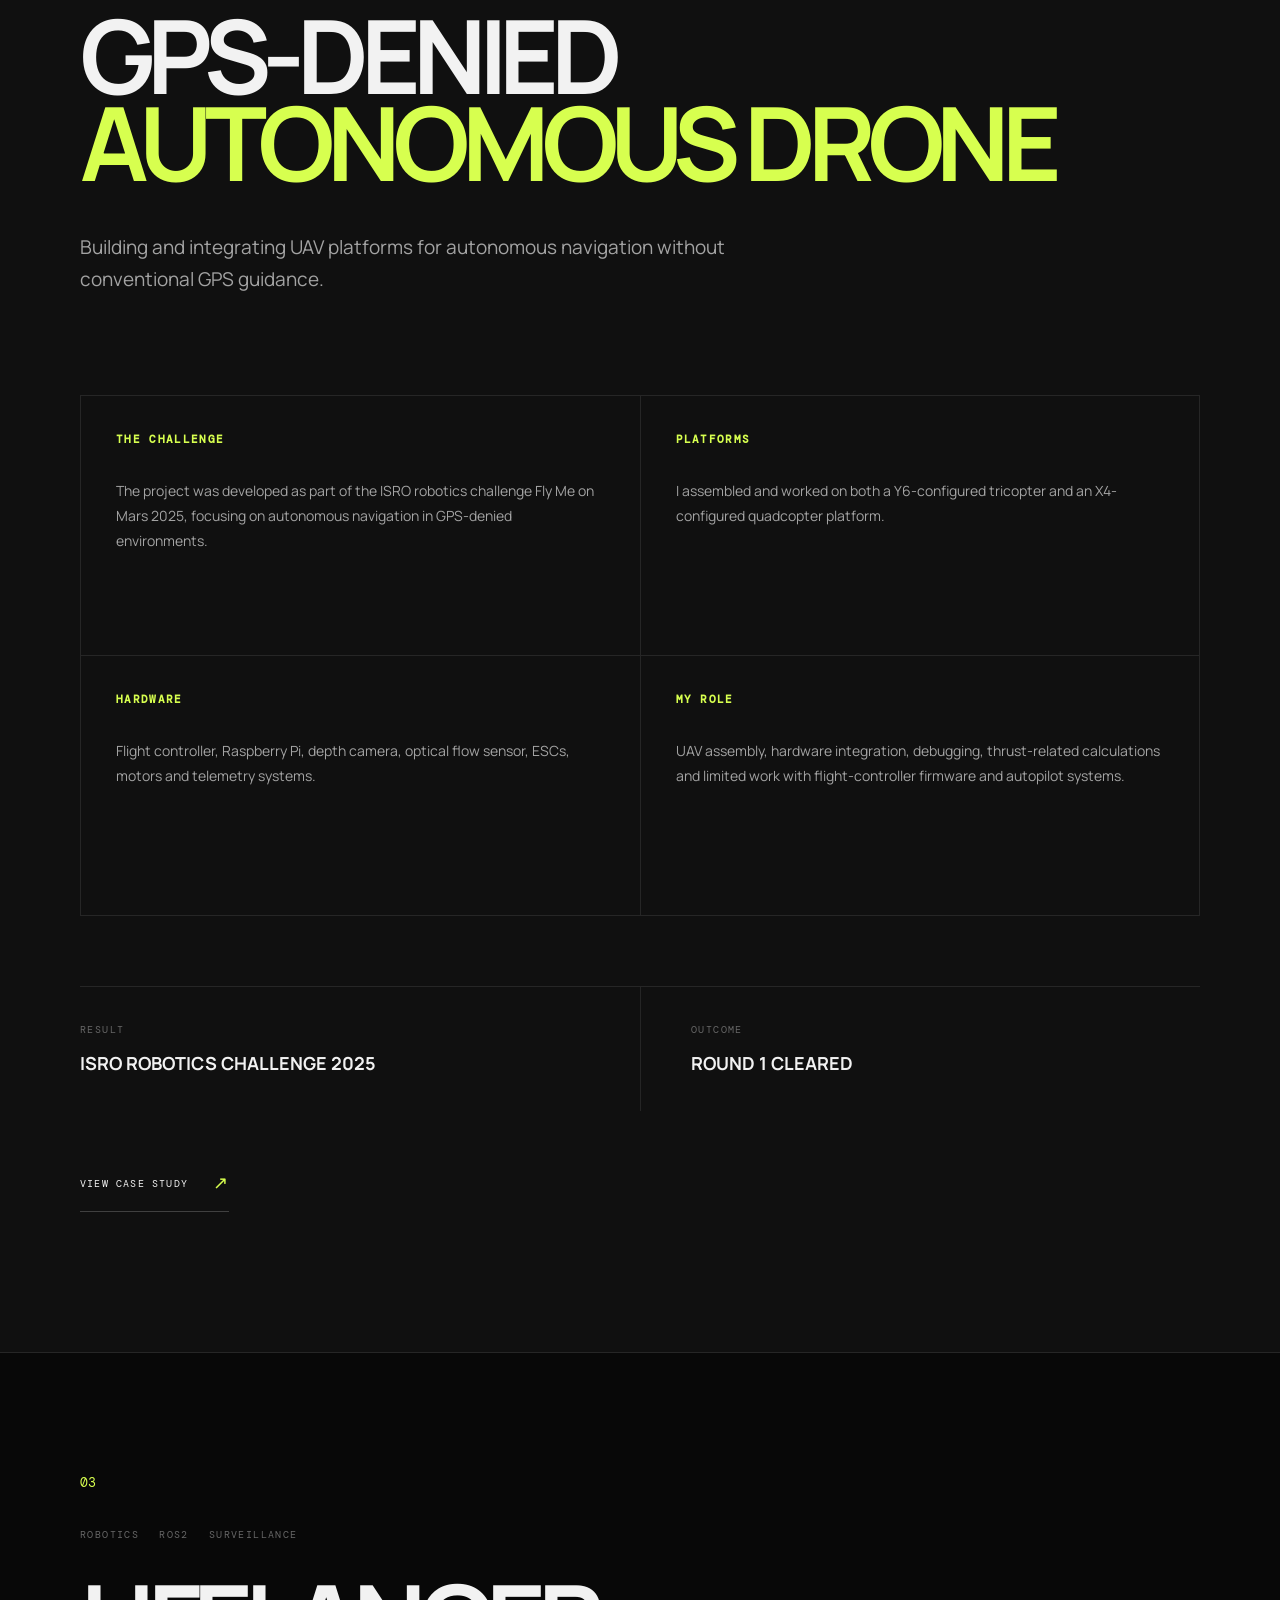
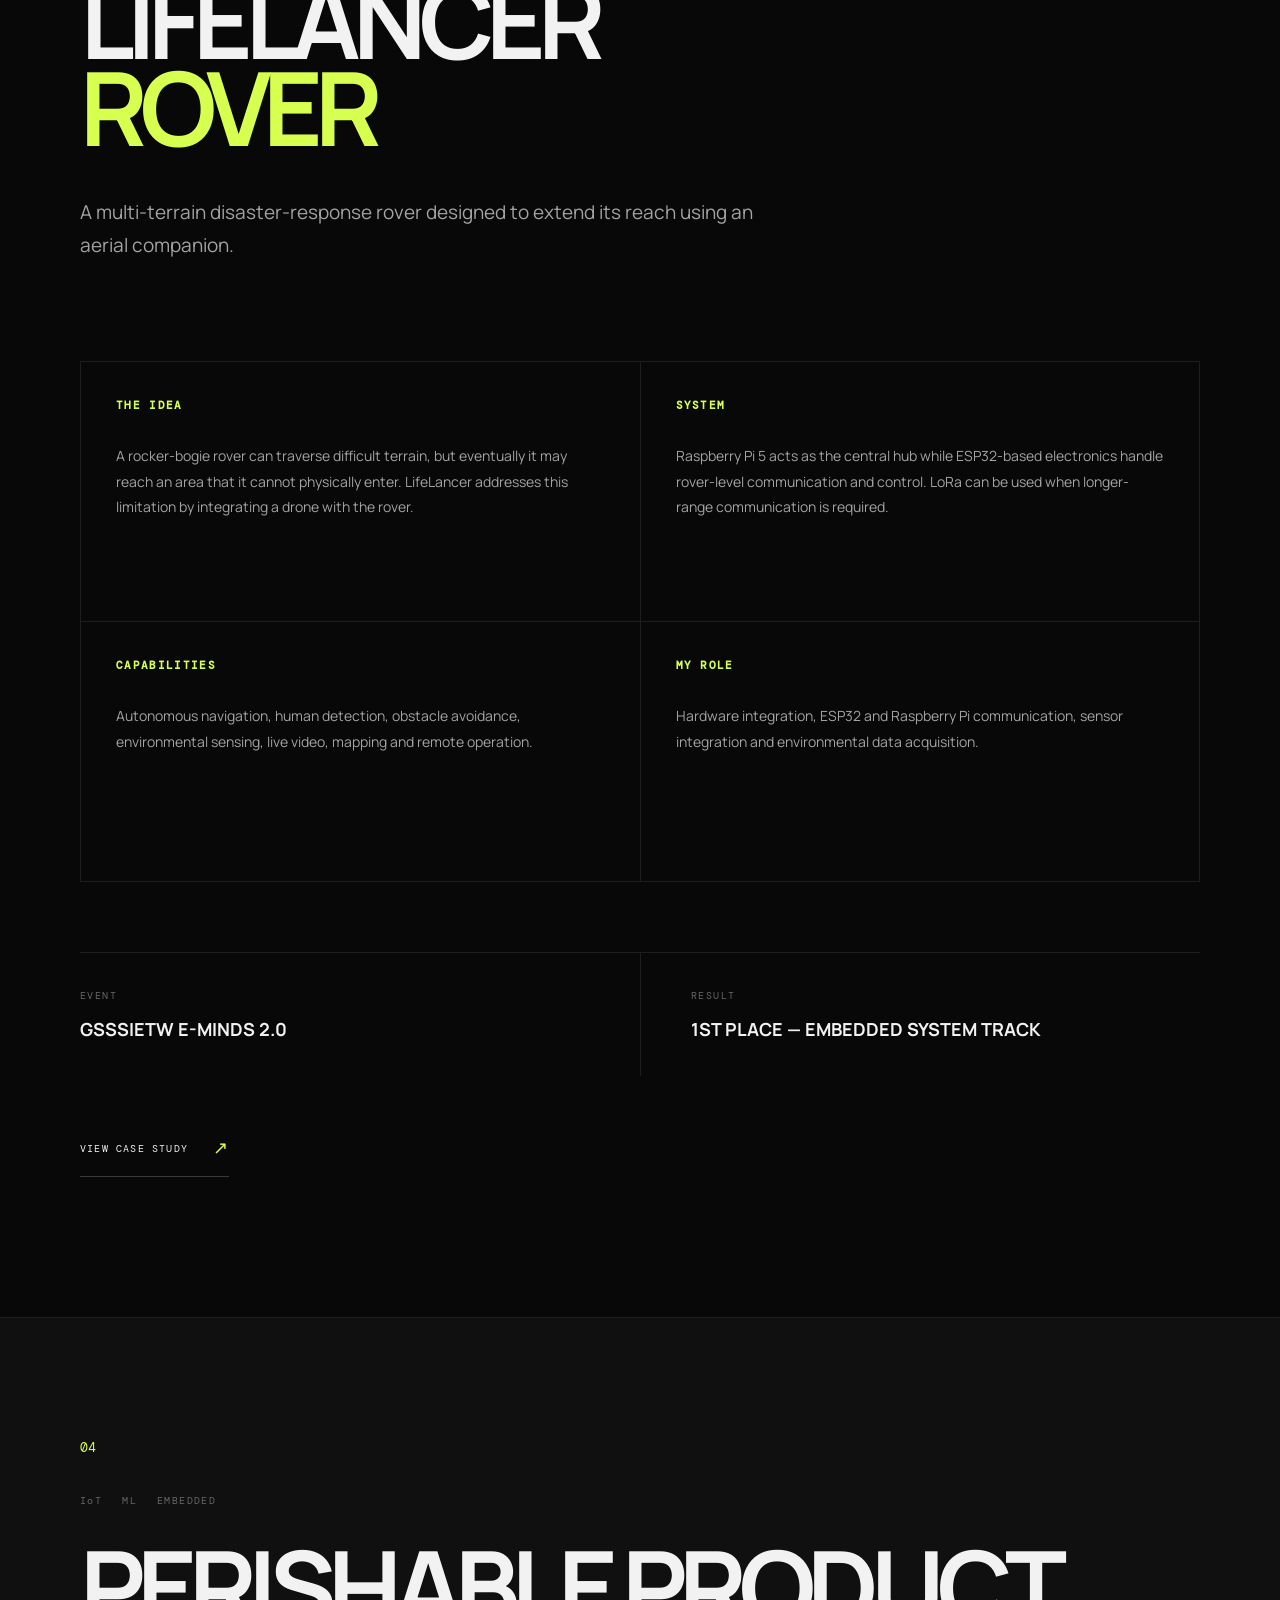
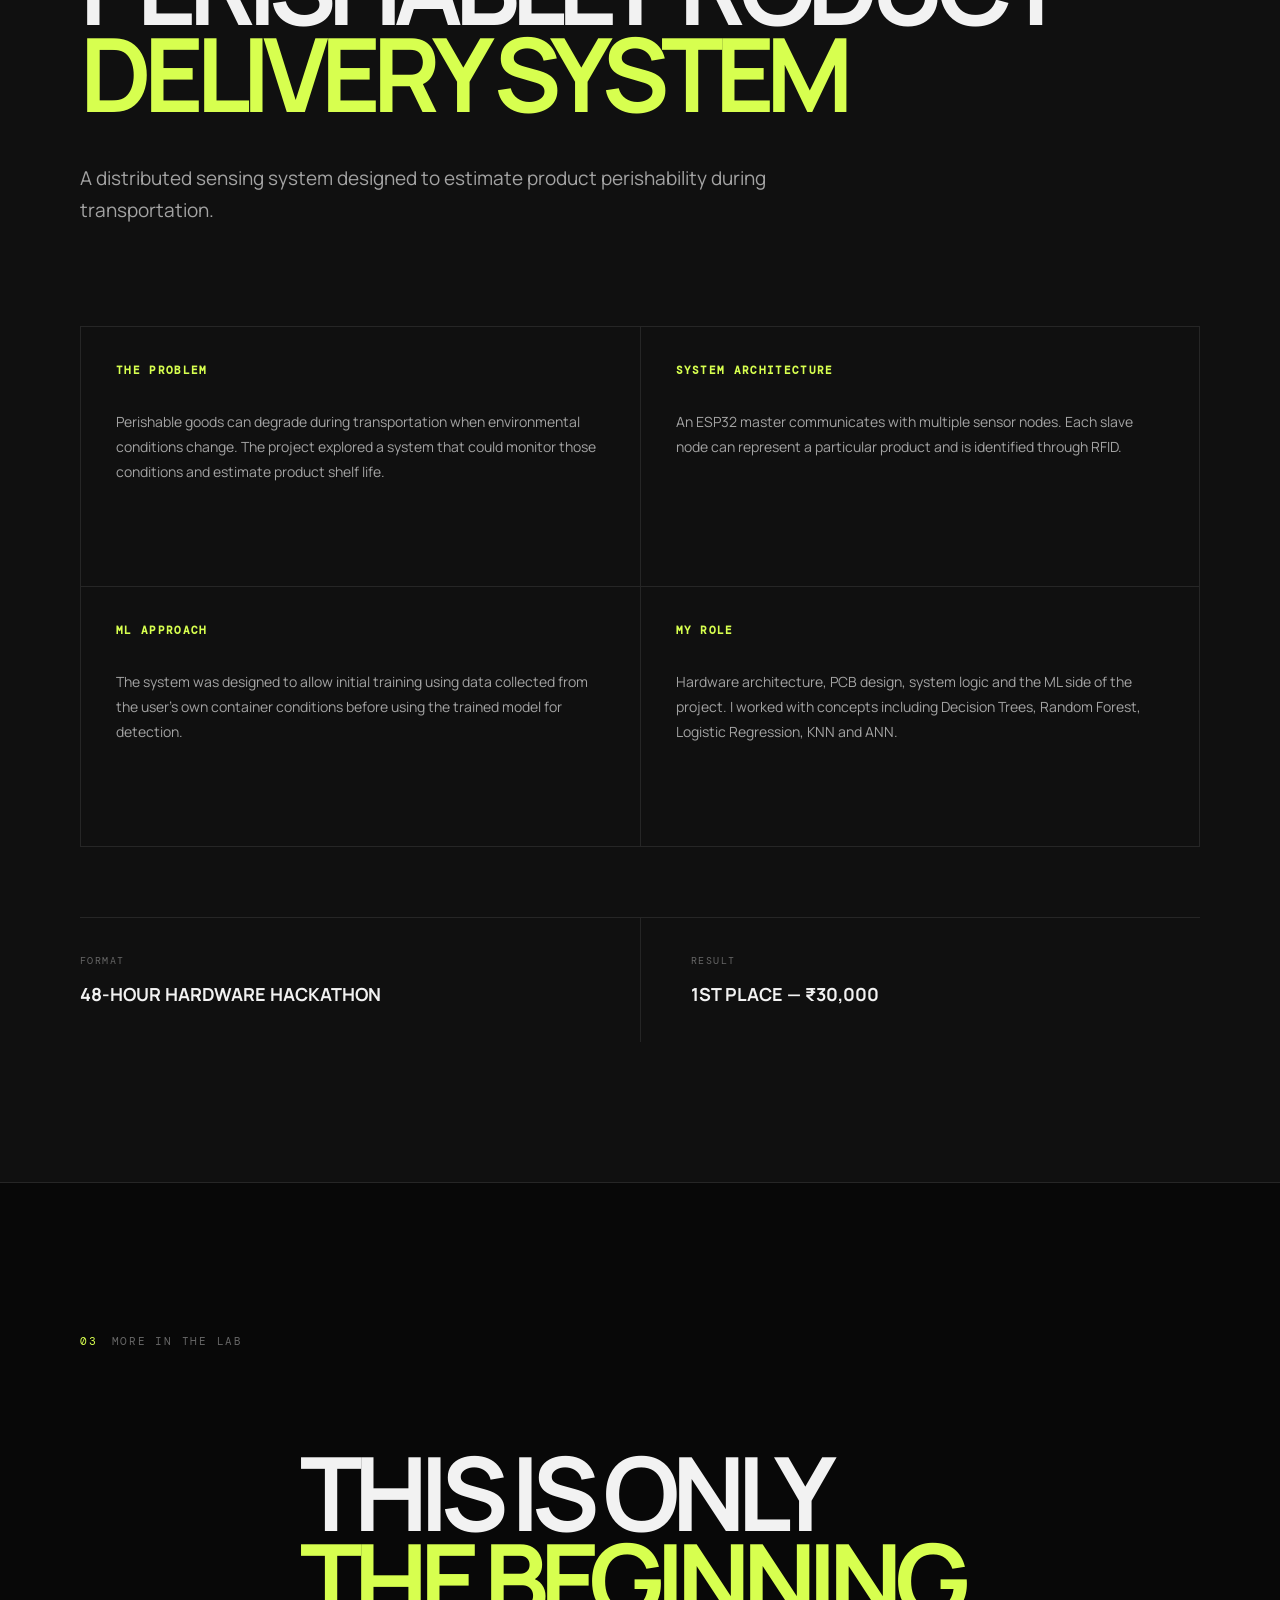
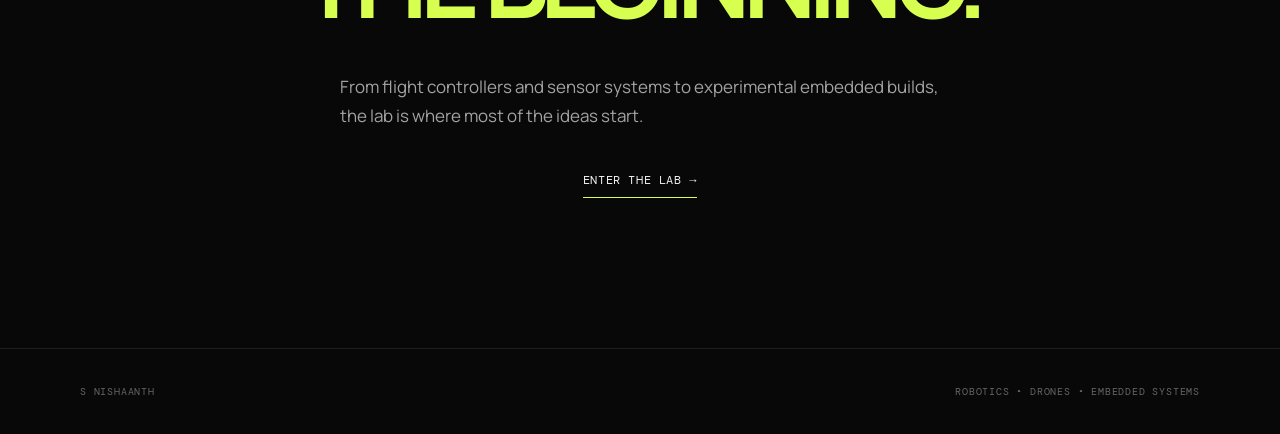
<file: projects.html>
<!DOCTYPE html>
<html lang="en">
<head>
    <meta charset="UTF-8">
    <meta name="viewport" content="width=device-width, initial-scale=1.0">

    <title>S NISHAANTH | Projects</title>

    <meta
        name="description"
        content="Selected engineering projects by S NISHAANTH — robotics, drones, embedded systems, IoT and applied ML."
    >

    <link rel="stylesheet" href="css/style.css">
    <link rel="stylesheet" href="css/projects.css">
</head>

<body>

<!-- ================= NAVIGATION ================= -->

<header class="navbar">

    <a href="index.html" class="brand">
        SN<span>.</span>
    </a>

    <nav class="nav-links">
        <a href="index.html">Home</a>
        <a href="about.html">About</a>
        <a href="projects.html" class="active">Projects</a>
        <a href="experience.html">Experience</a>
        <a href="achievements.html">Achievements</a>
        <a href="lab.html">Lab</a>
        <a href="contact.html">Contact</a>
    </nav>

    <div class="system-status">
        <span class="status-dot"></span>
        SYSTEM ONLINE
    </div>

</header>


<!-- ================= PROJECT HERO ================= -->

<main>

<section class="projects-hero">

    <div class="section-label">
        <span>01</span>
        SELECTED WORK
    </div>

    <div class="projects-hero-content">

        <h1>
            THINGS I
            <span>BUILT.</span>
        </h1>

        <p>
            A collection of systems I've designed, integrated,
            debugged and taken from an idea to a working prototype.
        </p>

    </div>

</section>


<!-- ================= PROJECT INTRO ================= -->

<section class="project-intro">

    <div class="section-label">
        <span>02</span>
        ENGINEERING / RESEARCH / EXPERIMENTATION
    </div>

    <div class="intro-layout">

        <h2>
            I BUILD SYSTEMS
            <span>THAT HAVE TO WORK.</span>
        </h2>

        <p>
            My projects usually sit somewhere between hardware,
            software and experimentation. I enjoy designing the
            electronics, integrating sensors, writing the logic,
            debugging what breaks and eventually putting the
            complete system into the physical world.
        </p>

    </div>

</section>

<!-- ================= PROJECT 01 ================= -->

<section class="project project-featured">

    <div class="project-number">01</div>

    <div class="project-meta">
        <span>RESEARCH</span>
        <span>EMBEDDED</span>
        <span>ML</span>
    </div>

    <div class="project-content">

        <h2>
            VOC BIOMETRIC
            <span>AUTHENTICATION</span>
        </h2>

        <p class="project-subtitle">
            Exploring human VOC signatures as a biometric
            authentication signal.
        </p>

        <div class="project-grid">

            <div>
                <h3>THE PROBLEM</h3>

                <p>
                    Conventional biometric authentication systems
                    can be vulnerable to spoofing. We explored a
                    different approach inspired by how biological
                    systems identify individuals through smell.
                </p>
            </div>

            <div>
                <h3>THE APPROACH</h3>

                <p>
                    An array of gas and VOC sensors captures the
                    chemical signature emitted by a person. The
                    acquired data is then used to develop an ML-based
                    identification system.
                </p>
            </div>

            <div>
                <h3>MY ROLE</h3>

                <p>
                    Circuit design, PCB design, sensor integration,
                    data acquisition, testing and research-team
                    leadership.
                </p>
            </div>

            <div>
                <h3>CHALLENGE</h3>

                <p>
                    The sensors were not specifically designed for
                    individual VOC identification and exhibited
                    drift, making calibration and meaningful data
                    acquisition a major challenge.
                </p>
            </div>

        </div>

        <div class="project-result">

            <div>
                <span>RESULT</span>

                <strong>
                    NATIONAL CYBER SECURITY
                    GRAND CHALLENGE 2.0
                </strong>
            </div>

            <div>
                <span>RECOGNITION</span>

                <strong>
                    ?1 CRORE SEED FUNDING
                </strong>
            </div>

        </div>

        <div class="project-case-link">

            <a href="voc.html">
                VIEW CASE STUDY
                <span>?</span>
            </a>

        </div>

    </div>

</section>

  


<!-- ================= PROJECT 02 ================= -->

<section class="project project-dark">

    <div class="project-number">02</div>

    <div class="project-meta">
        <span>UAV</span>
        <span>EMBEDDED</span>
        <span>AUTONOMY</span>
    </div>

    <div class="project-content">

        <h2>
            GPS-DENIED
            <span>AUTONOMOUS DRONE</span>
        </h2>

        <p class="project-subtitle">
            Building and integrating UAV platforms for autonomous
            navigation without conventional GPS guidance.
        </p>

        <div class="project-grid">

            <div>
                <h3>THE CHALLENGE</h3>

                <p>
                    The project was developed as part of the ISRO
                    robotics challenge Fly Me on Mars 2025,
                    focusing on autonomous navigation in
                    GPS-denied environments.
                </p>
            </div>

            <div>
                <h3>PLATFORMS</h3>

                <p>
                    I assembled and worked on both a Y6-configured
                    tricopter and an X4-configured quadcopter
                    platform.
                </p>
            </div>

            <div>
                <h3>HARDWARE</h3>

                <p>
                    Flight controller, Raspberry Pi, depth camera,
                    optical flow sensor, ESCs, motors and telemetry
                    systems.
                </p>
            </div>

            <div>
                <h3>MY ROLE</h3>

                <p>
                    UAV assembly, hardware integration, debugging,
                    thrust-related calculations and limited work
                    with flight-controller firmware and autopilot
                    systems.
                </p>
            </div>

        </div>

                <div class="project-result">

            <div>
                <span>RESULT</span>
                <strong>
                    ISRO ROBOTICS CHALLENGE 2025
                </strong>
            </div>

            <div>
                <span>OUTCOME</span>
                <strong>
                    ROUND 1 CLEARED
                </strong>
            </div>

        </div>

        <div class="project-case-link">
            <a href="drone.html">
                VIEW CASE STUDY
                <span>↗</span>
            </a>
        </div>

    </div>

</section>


<!-- ================= PROJECT 03 ================= -->

<section class="project">

    <div class="project-number">03</div>

    <div class="project-meta">
        <span>ROBOTICS</span>
        <span>ROS2</span>
        <span>SURVEILLANCE</span>
    </div>

    <div class="project-content">

        <h2>
            LIFELANCER
            <span>ROVER</span>
        </h2>

        <p class="project-subtitle">
            A multi-terrain disaster-response rover designed to
            extend its reach using an aerial companion.
        </p>

        <div class="project-grid">

            <div>
                <h3>THE IDEA</h3>

                <p>
                    A rocker-bogie rover can traverse difficult
                    terrain, but eventually it may reach an area
                    that it cannot physically enter. LifeLancer
                    addresses this limitation by integrating a
                    drone with the rover.
                </p>
            </div>

            <div>
                <h3>SYSTEM</h3>

                <p>
                    Raspberry Pi 5 acts as the central hub while
                    ESP32-based electronics handle rover-level
                    communication and control. LoRa can be used
                    when longer-range communication is required.
                </p>
            </div>

            <div>
                <h3>CAPABILITIES</h3>

                <p>
                    Autonomous navigation, human detection,
                    obstacle avoidance, environmental sensing,
                    live video, mapping and remote operation.
                </p>
            </div>

            <div>
                <h3>MY ROLE</h3>

                <p>
                    Hardware integration, ESP32 and Raspberry Pi
                    communication, sensor integration and
                    environmental data acquisition.
                </p>
            </div>

        </div>

                <div class="project-result">

            <div>
                <span>EVENT</span>
                <strong>
                    GSSSIETW E-MINDS 2.0
                </strong>
            </div>

            <div>
                <span>RESULT</span>
                <strong>
                    1ST PLACE — EMBEDDED SYSTEM TRACK
                </strong>
            </div>

        </div>

        <div class="project-case-link">
            <a href="lifelancer.html">
                VIEW CASE STUDY
                <span>↗</span>
            </a>
        </div>

    </div>

</section>


<!-- ================= PROJECT 04 ================= -->

<section class="project project-dark">

    <div class="project-number">04</div>

    <div class="project-meta">
        <span>IoT</span>
        <span>ML</span>
        <span>EMBEDDED</span>
    </div>

    <div class="project-content">

        <h2>
            PERISHABLE PRODUCT
            <span>DELIVERY SYSTEM</span>
        </h2>

        <p class="project-subtitle">
            A distributed sensing system designed to estimate
            product perishability during transportation.
        </p>

        <div class="project-grid">

            <div>
                <h3>THE PROBLEM</h3>

                <p>
                    Perishable goods can degrade during
                    transportation when environmental conditions
                    change. The project explored a system that could
                    monitor those conditions and estimate product
                    shelf life.
                </p>
            </div>

            <div>
                <h3>SYSTEM ARCHITECTURE</h3>

                <p>
                    An ESP32 master communicates with multiple
                    sensor nodes. Each slave node can represent a
                    particular product and is identified through RFID.
                </p>
            </div>

            <div>
                <h3>ML APPROACH</h3>

                <p>
                    The system was designed to allow initial training
                    using data collected from the user's own
                    container conditions before using the trained
                    model for detection.
                </p>
            </div>

            <div>
                <h3>MY ROLE</h3>

                <p>
                    Hardware architecture, PCB design, system logic
                    and the ML side of the project. I worked with
                    concepts including Decision Trees, Random Forest,
                    Logistic Regression, KNN and ANN.
                </p>
            </div>

        </div>

        <div class="project-result">

            <div>
                <span>FORMAT</span>
                <strong>
                    48-HOUR HARDWARE HACKATHON
                </strong>
            </div>

            <div>
                <span>RESULT</span>
                <strong>
                    1ST PLACE — ₹30,000
                </strong>
            </div>

        </div>

    </div>

</section>


<!-- ================= END ================= -->

<section class="projects-end">

    <div class="section-label">
        <span>03</span>
        MORE IN THE LAB
    </div>

    <h2>
        THIS IS ONLY
        <span>THE BEGINNING.</span>
    </h2>

    <p>
        From flight controllers and sensor systems to
        experimental embedded builds, the lab is where
        most of the ideas start.
    </p>

    <a href="lab.html" class="text-link">
        ENTER THE LAB →
    </a>

</section>

</main>


<!-- ================= FOOTER ================= -->

<footer>

    <div>
        S NISHAANTH
    </div>

    <div>
        ROBOTICS • DRONES • EMBEDDED SYSTEMS
    </div>

</footer>

<script src="js/main.js"></script>

</body>
</html>
</file>
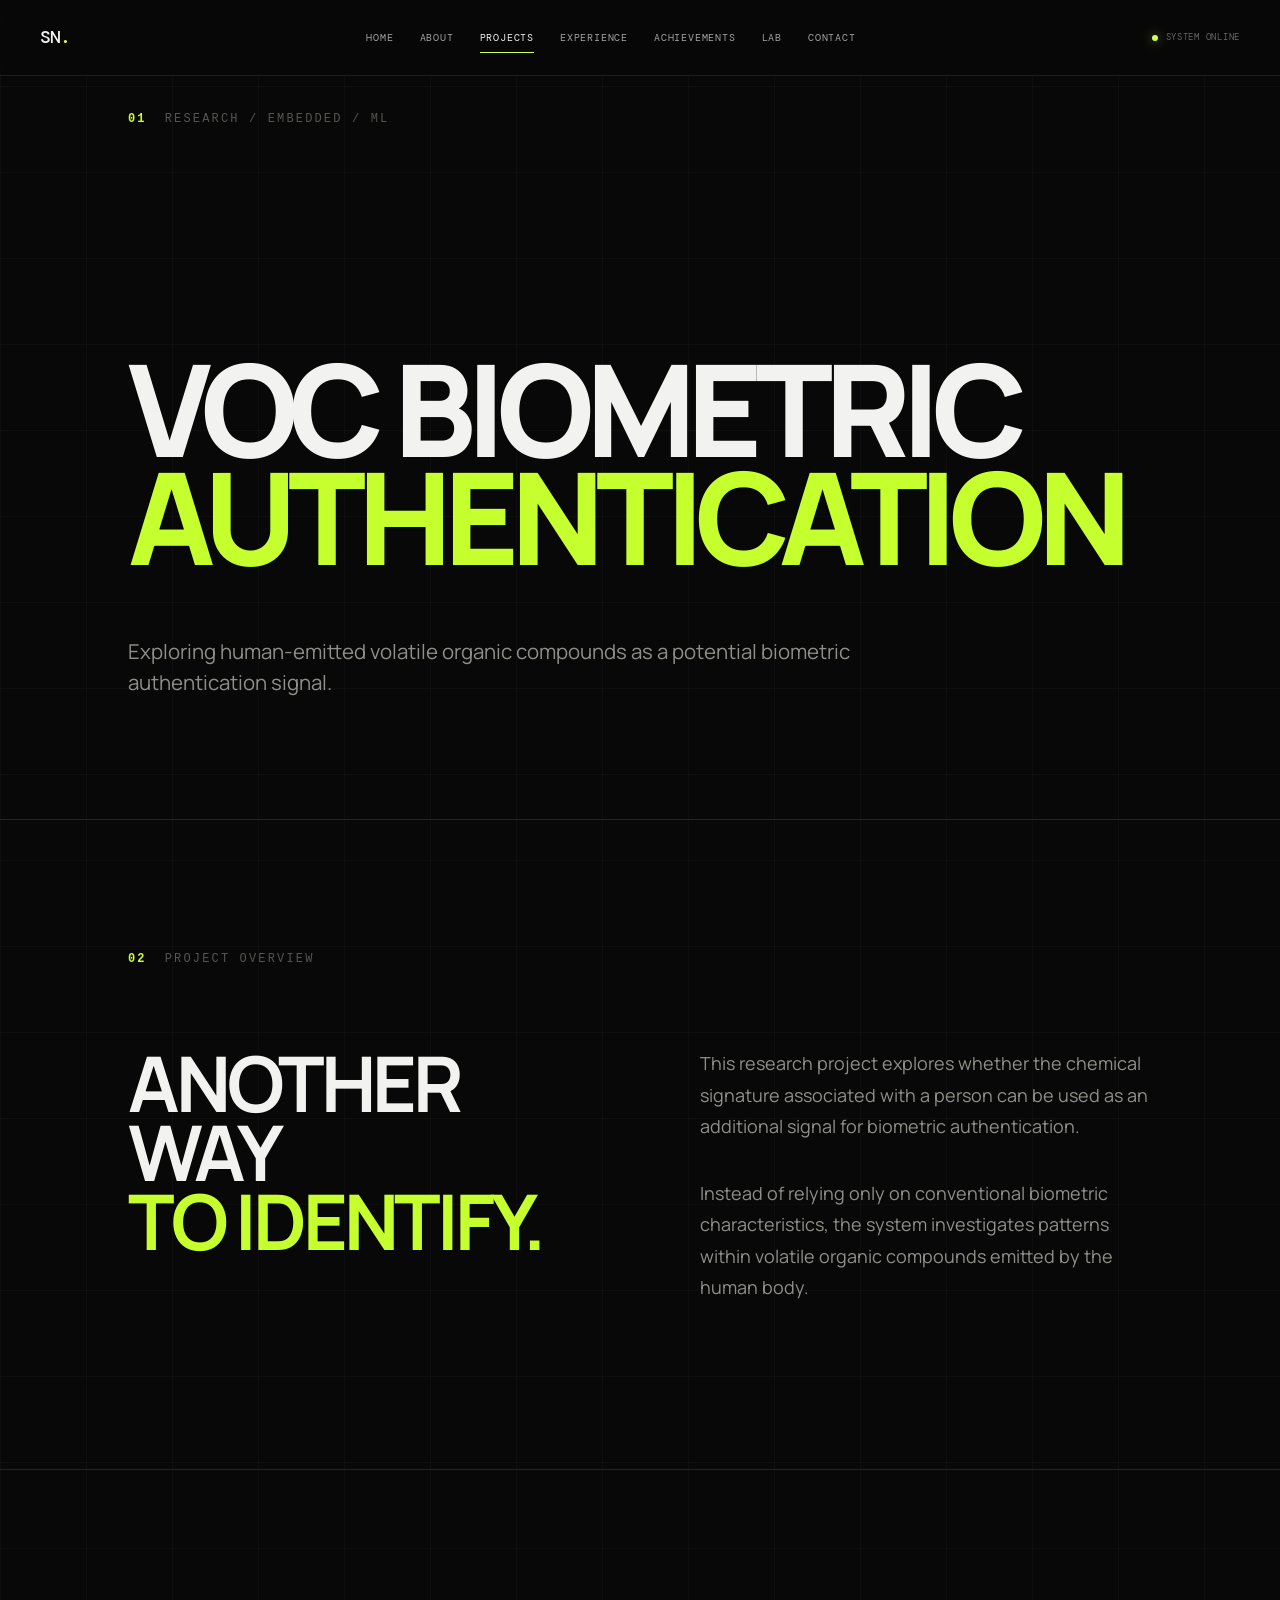
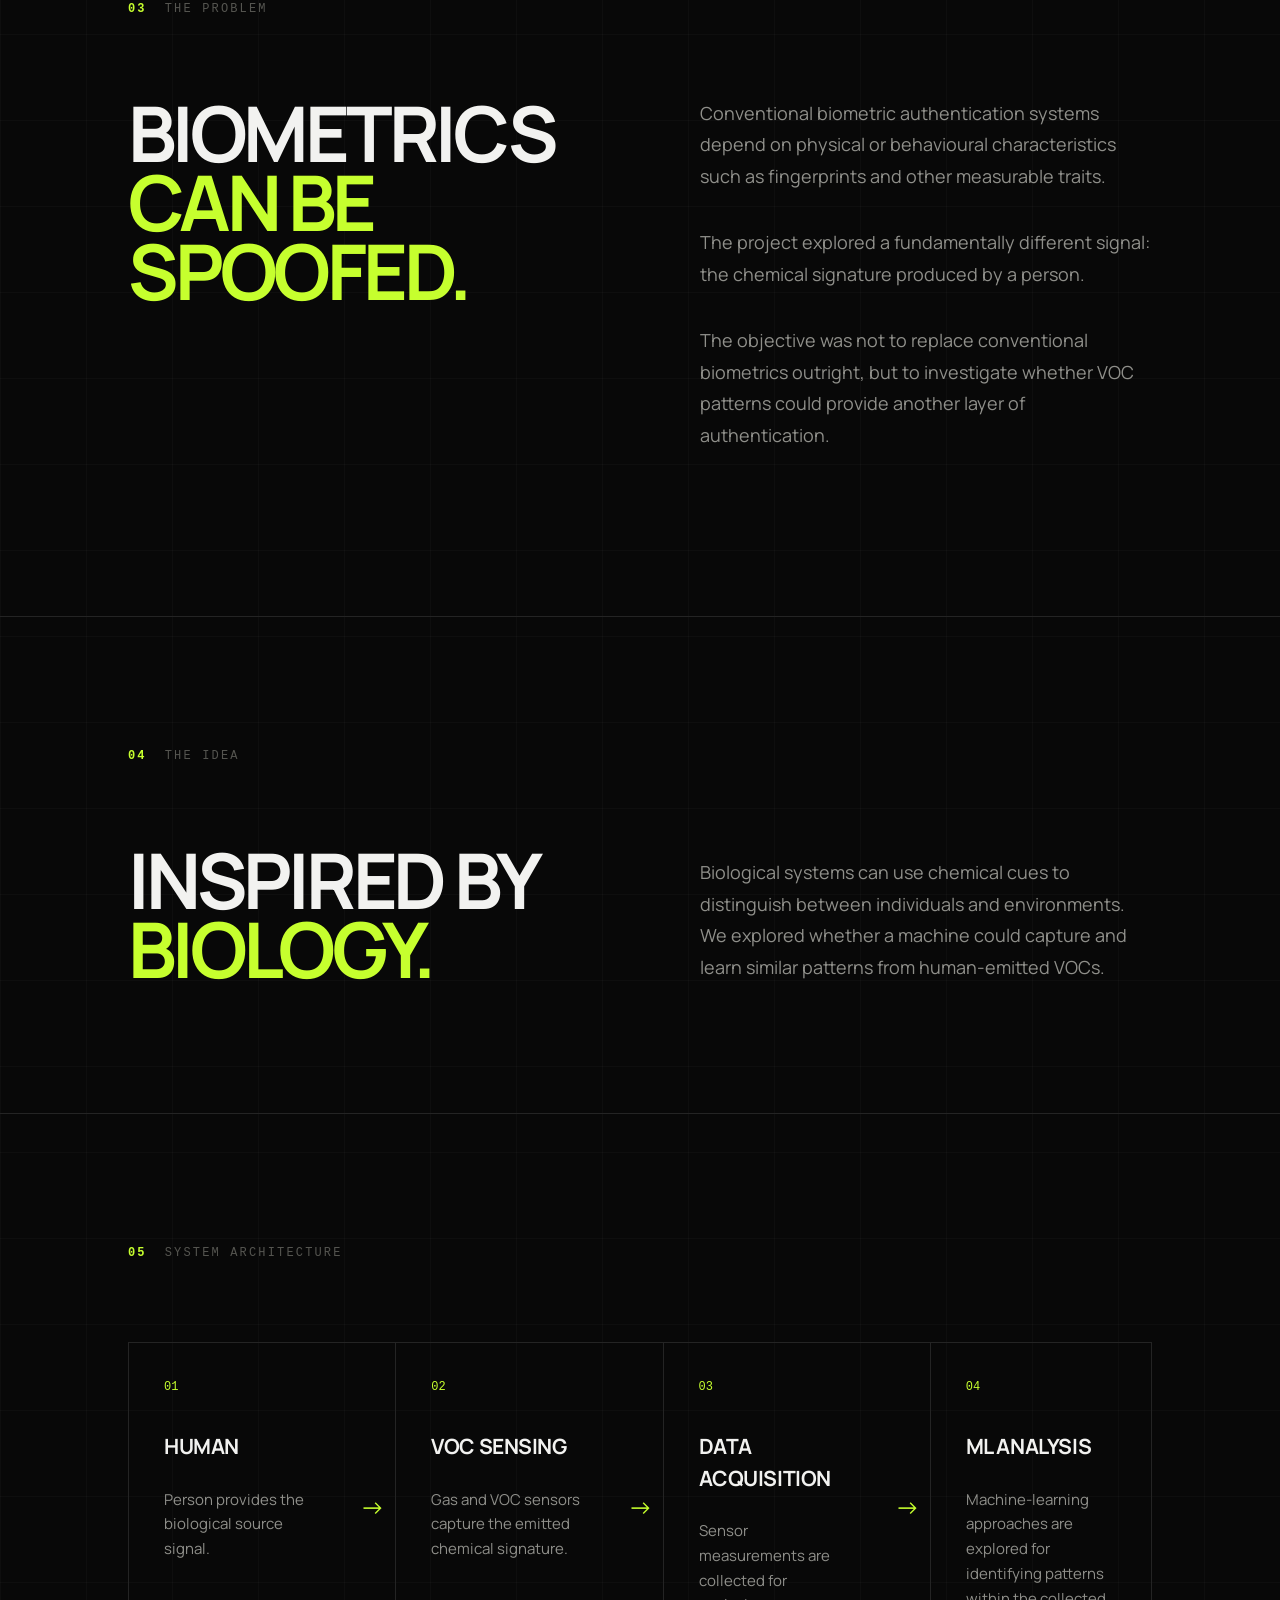
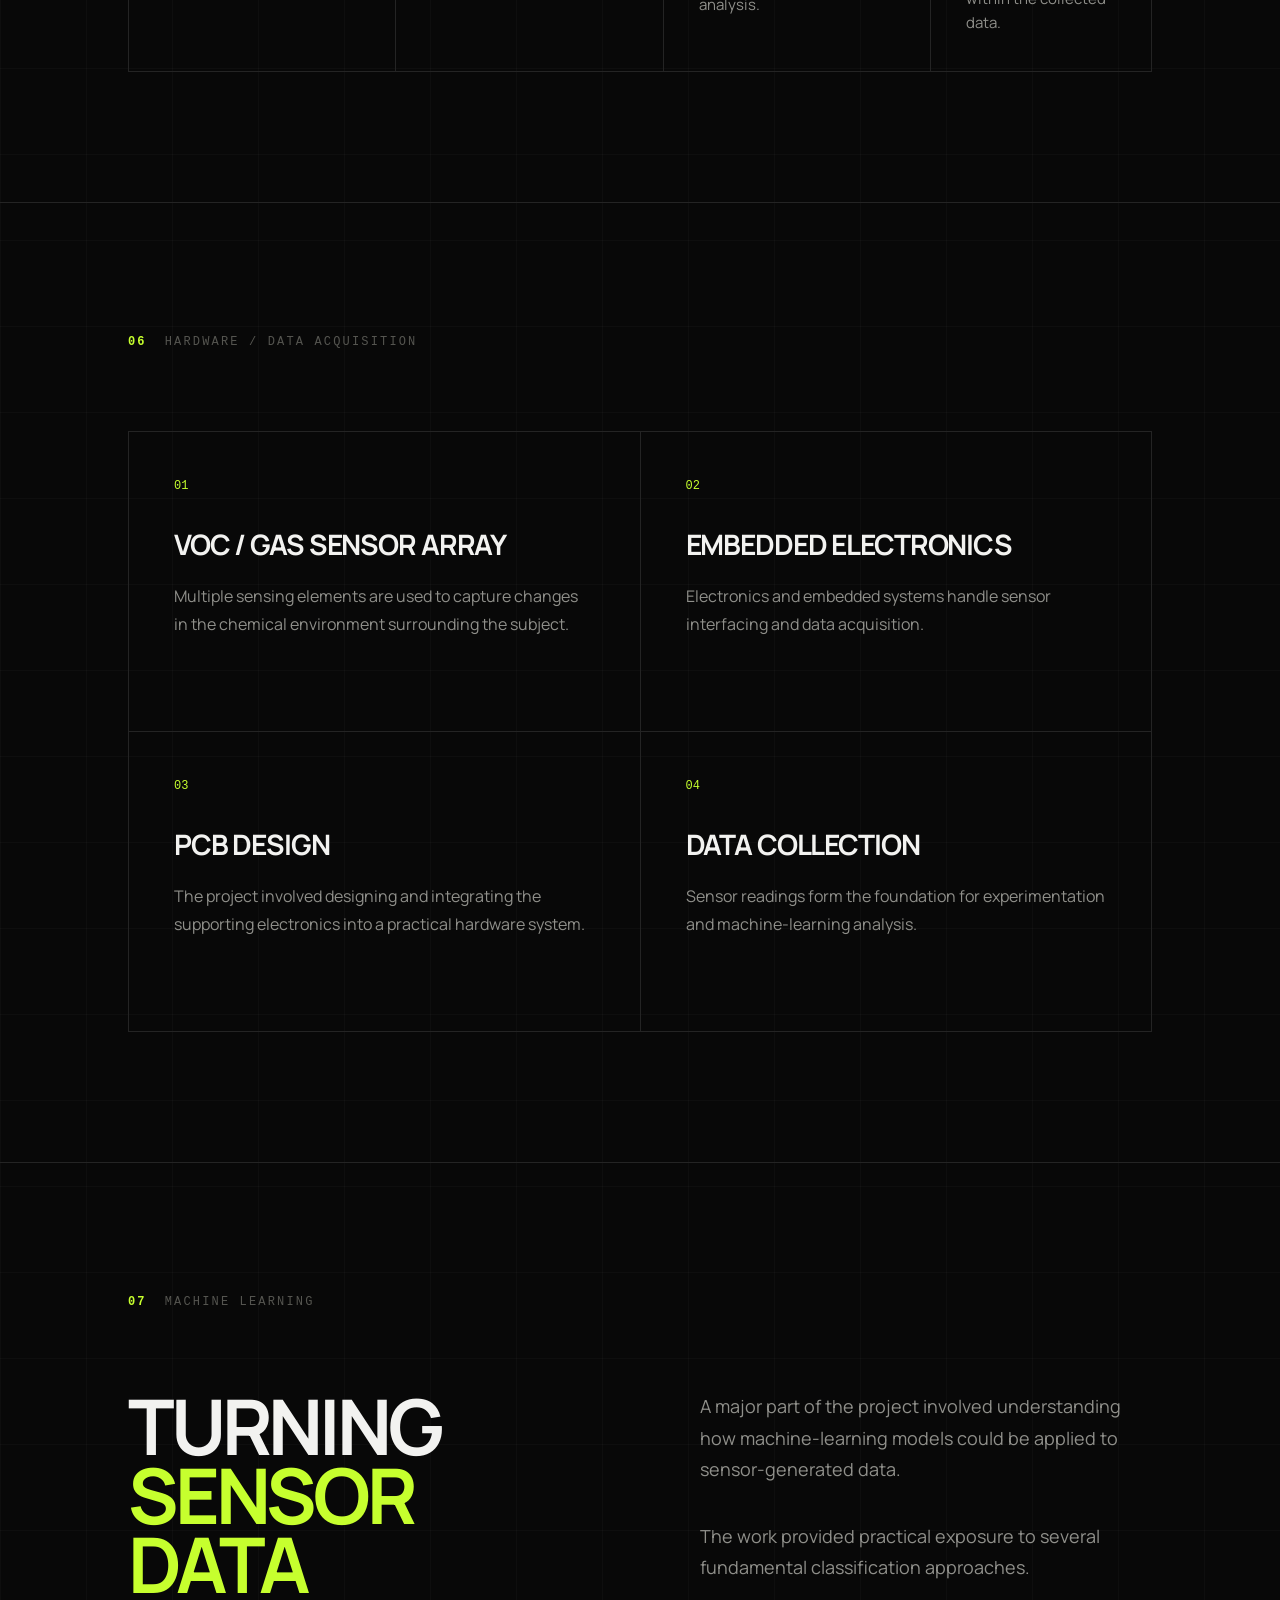
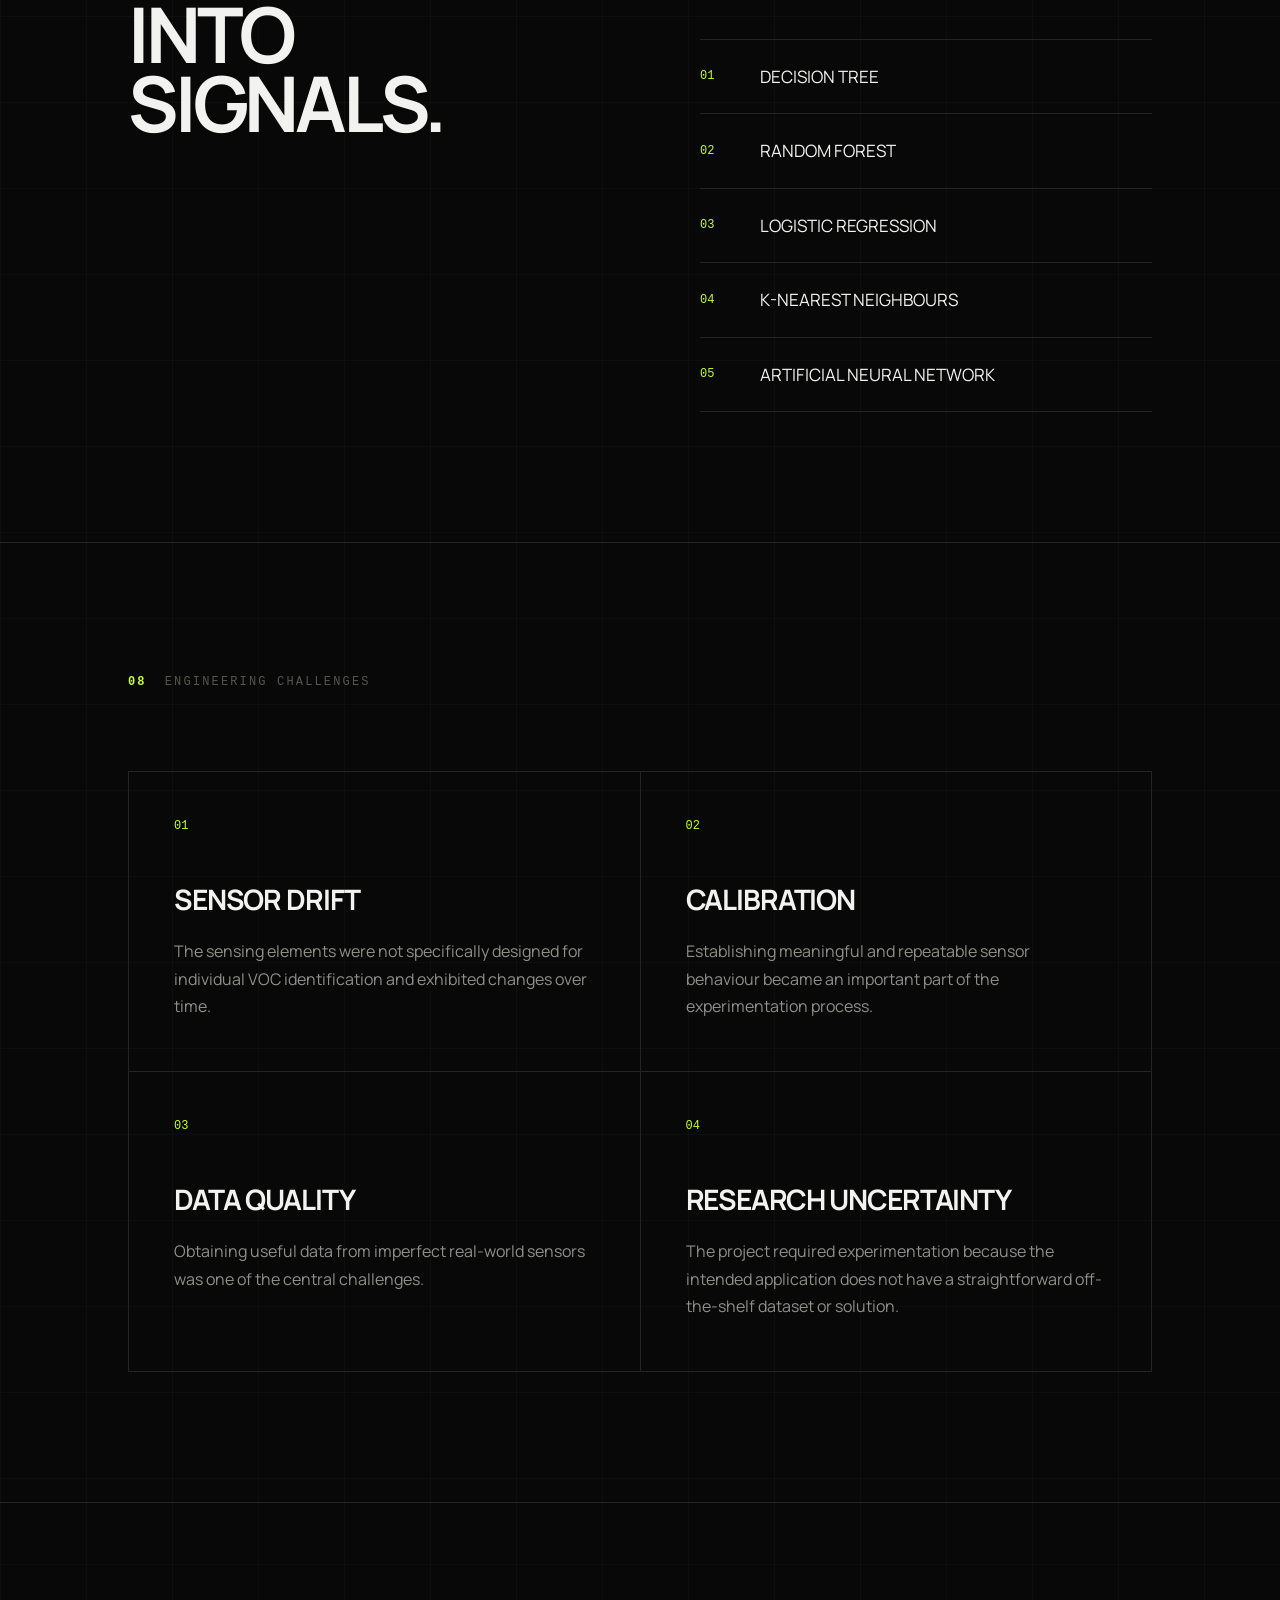
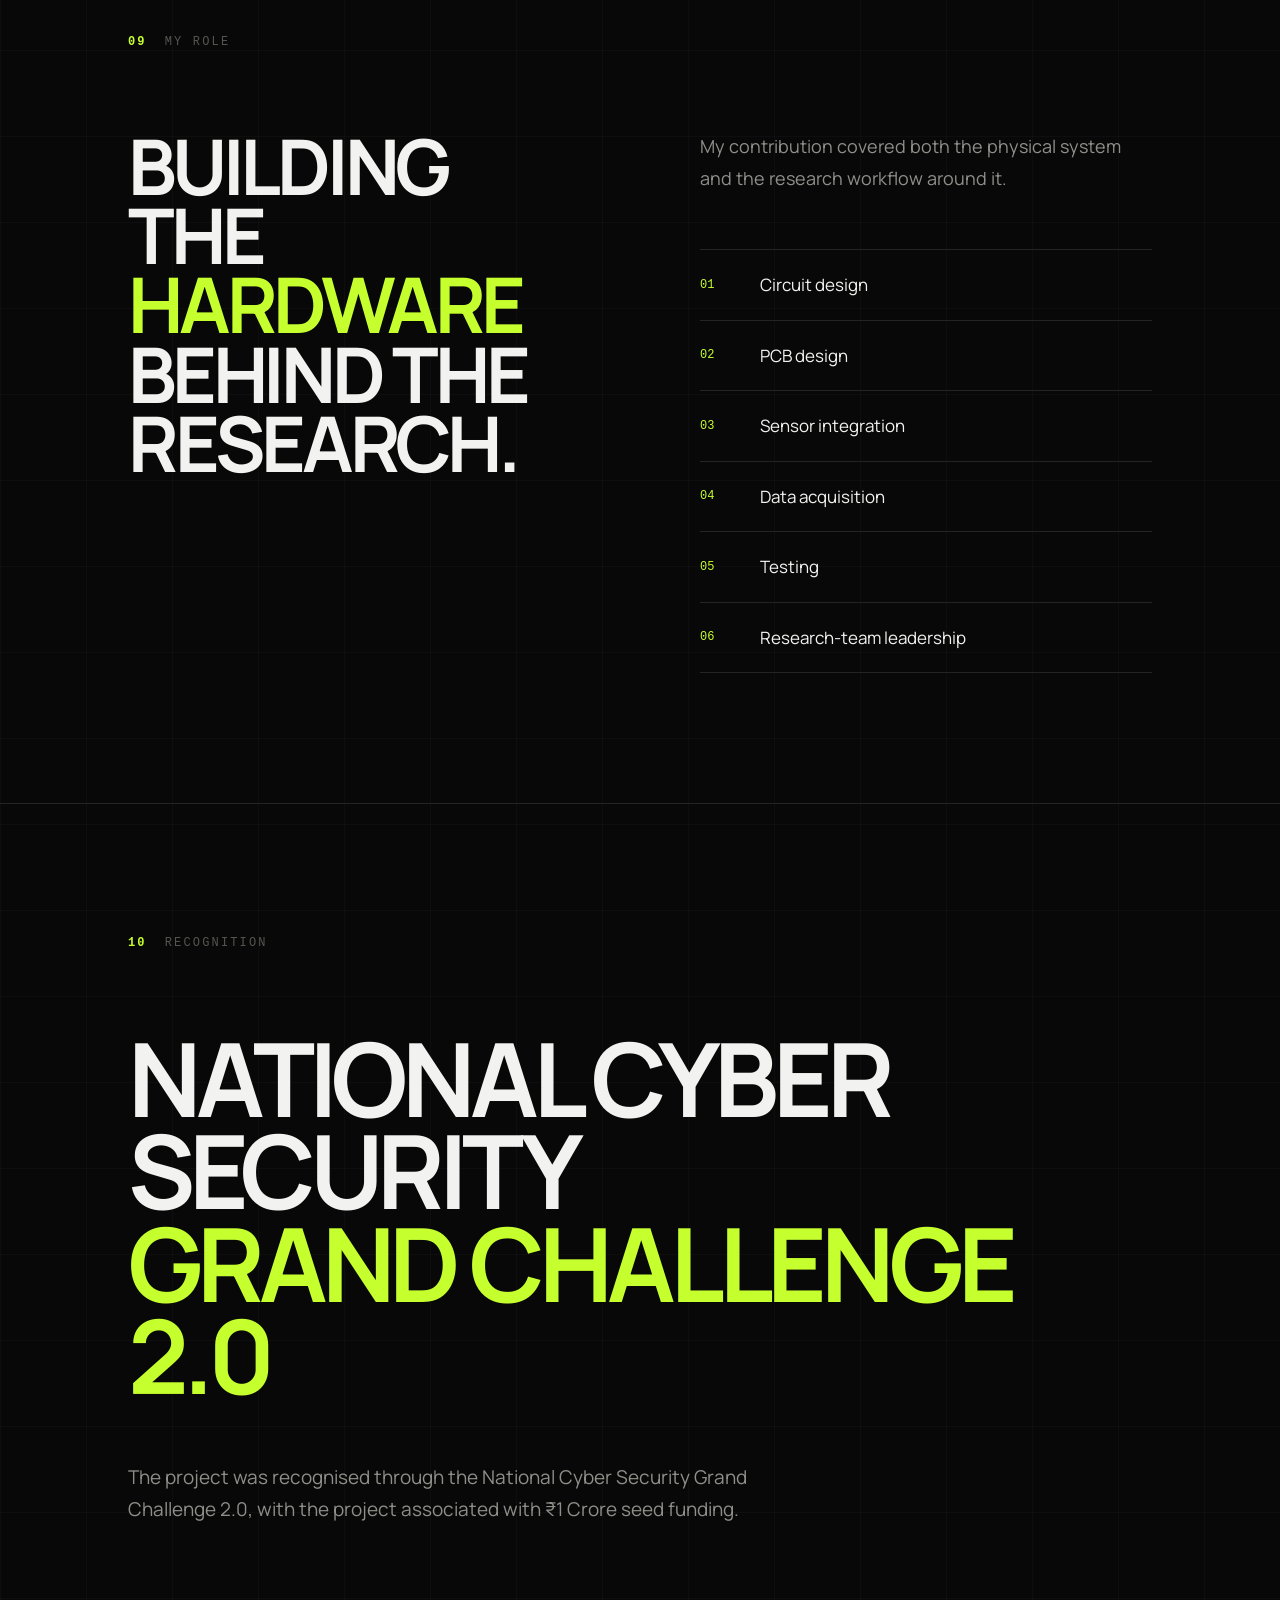
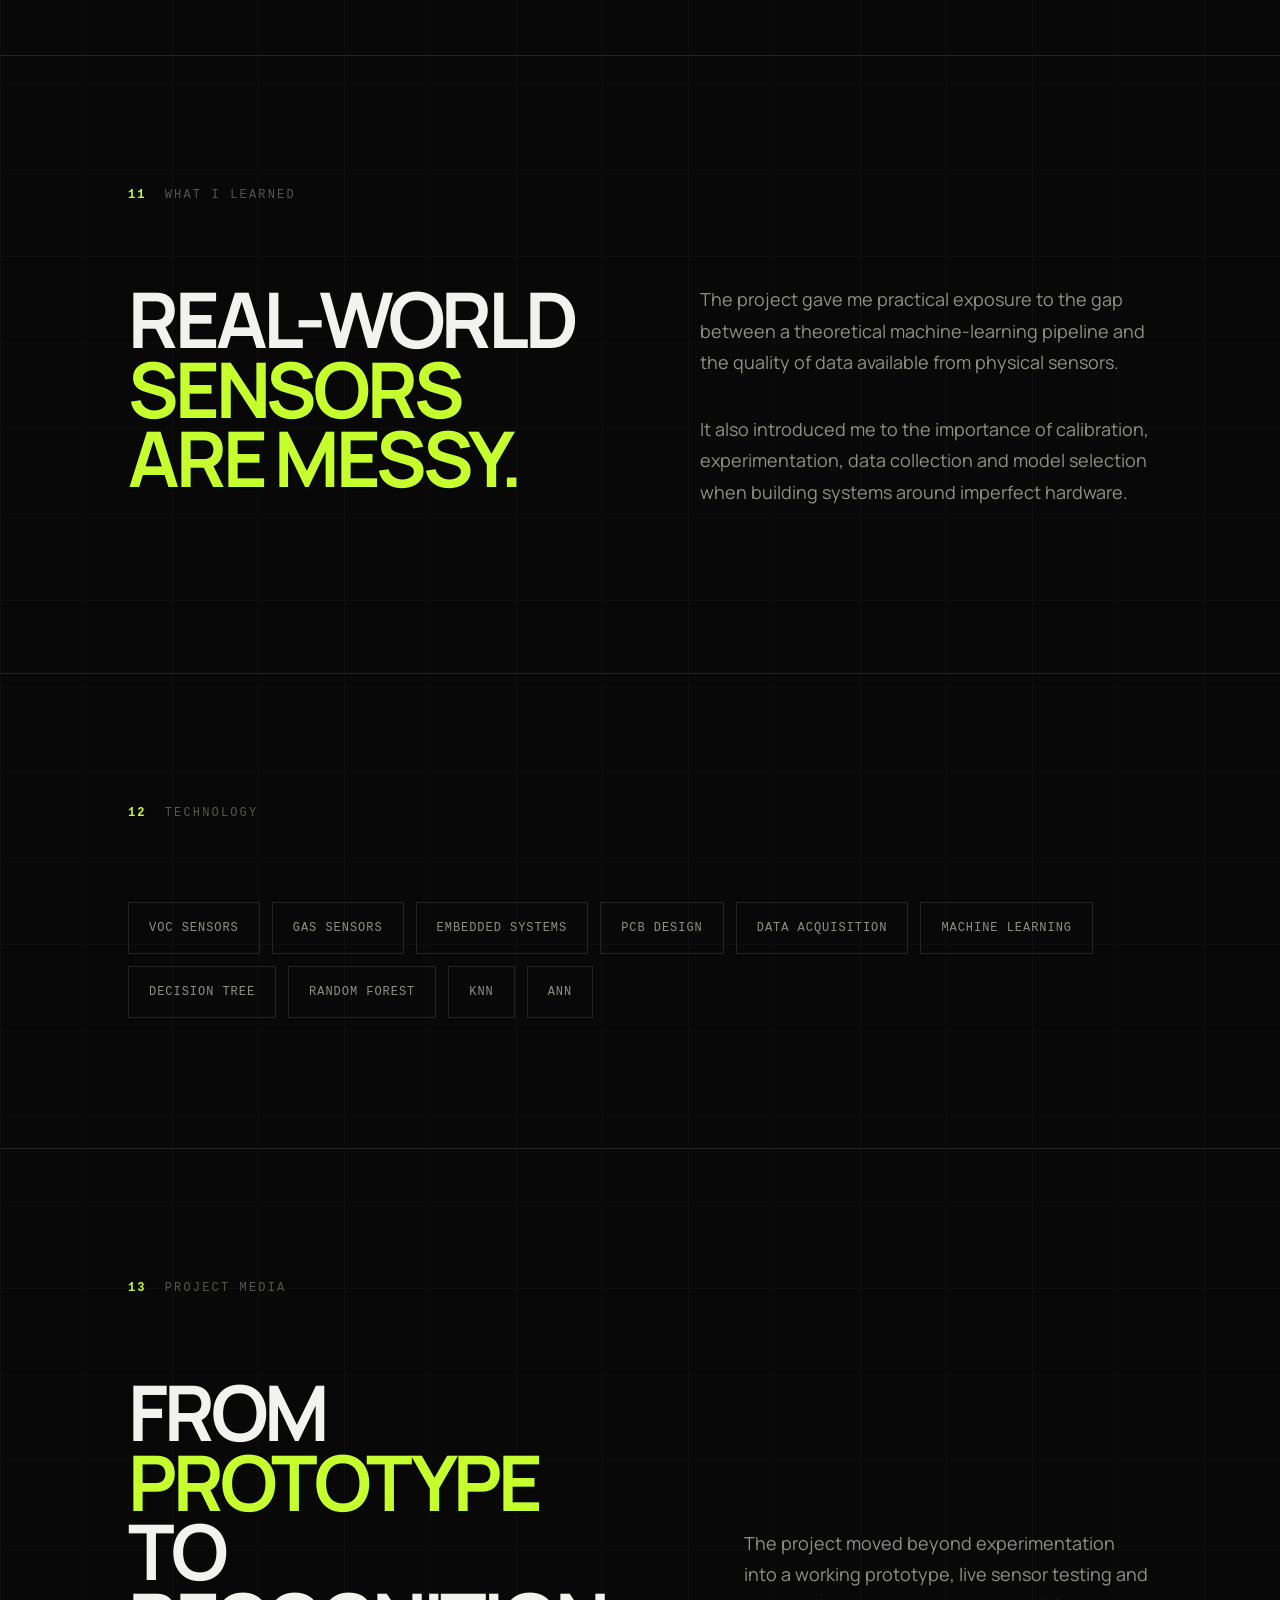
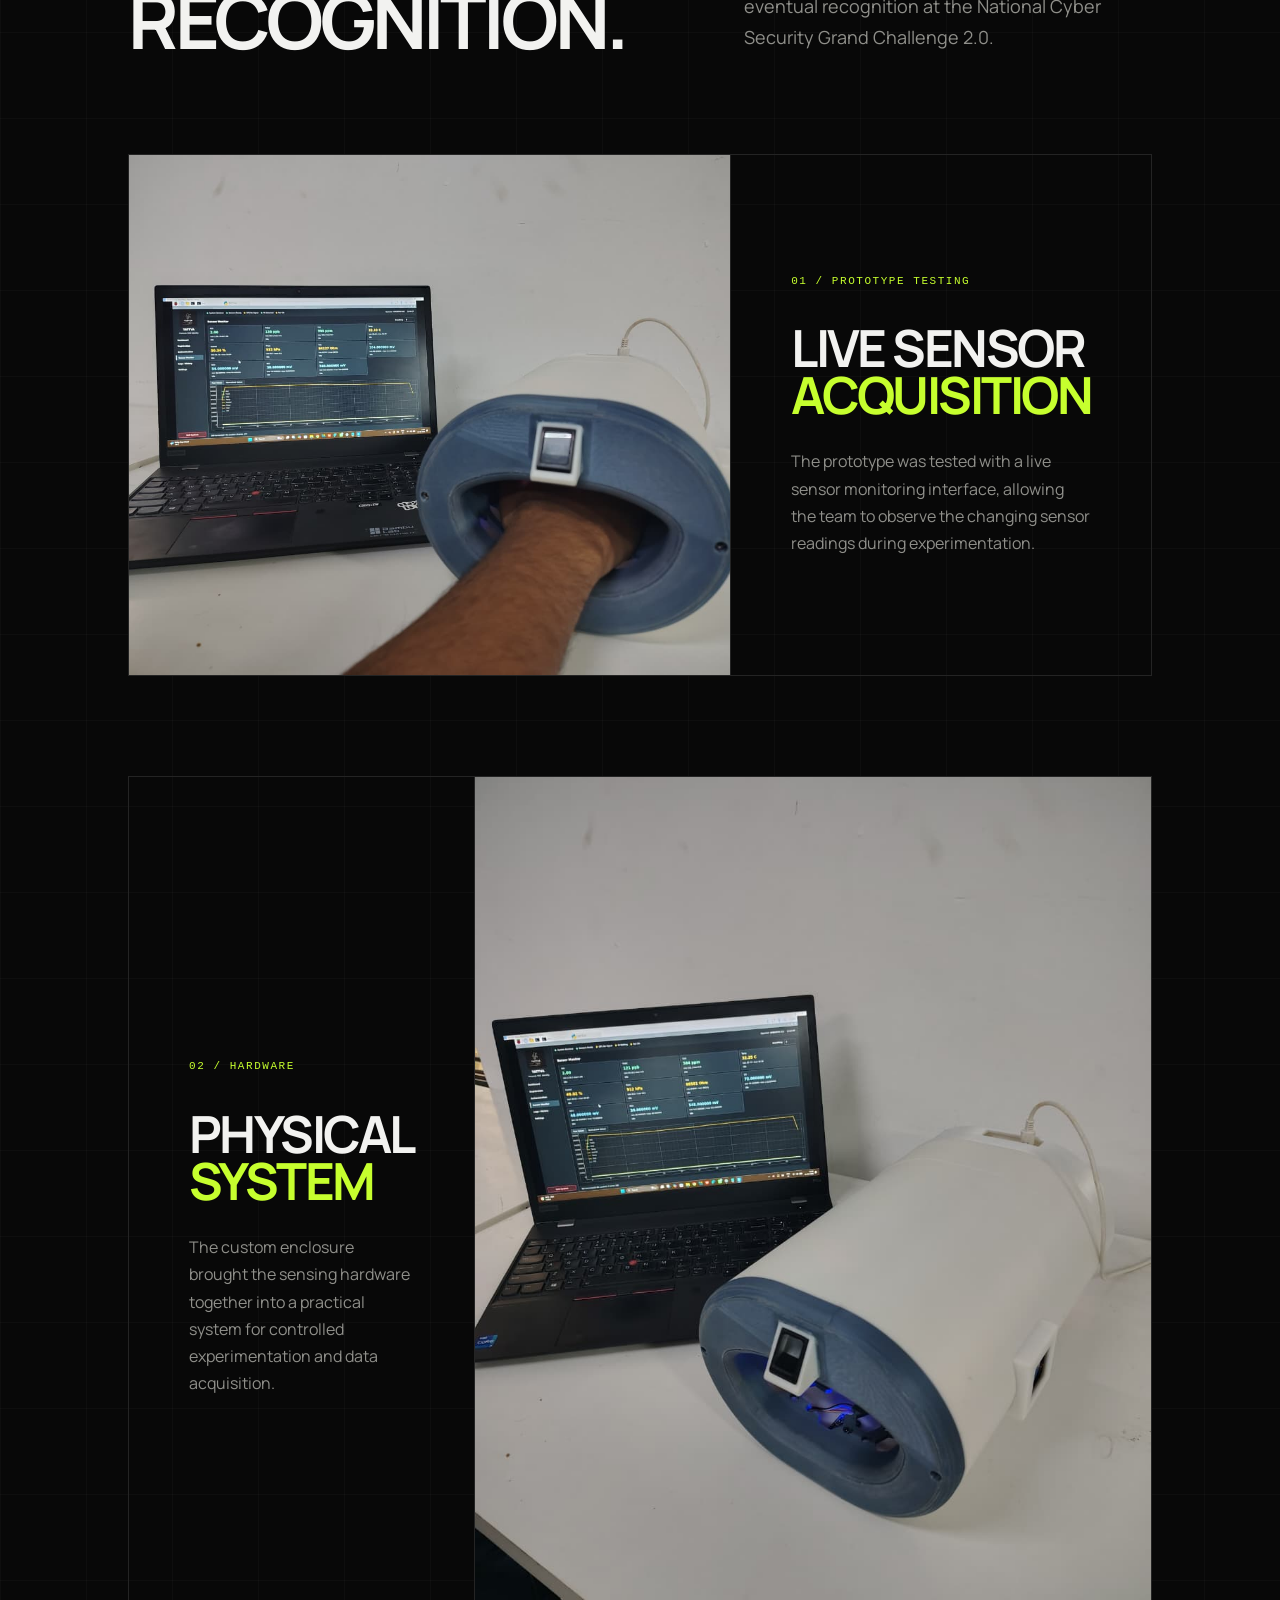
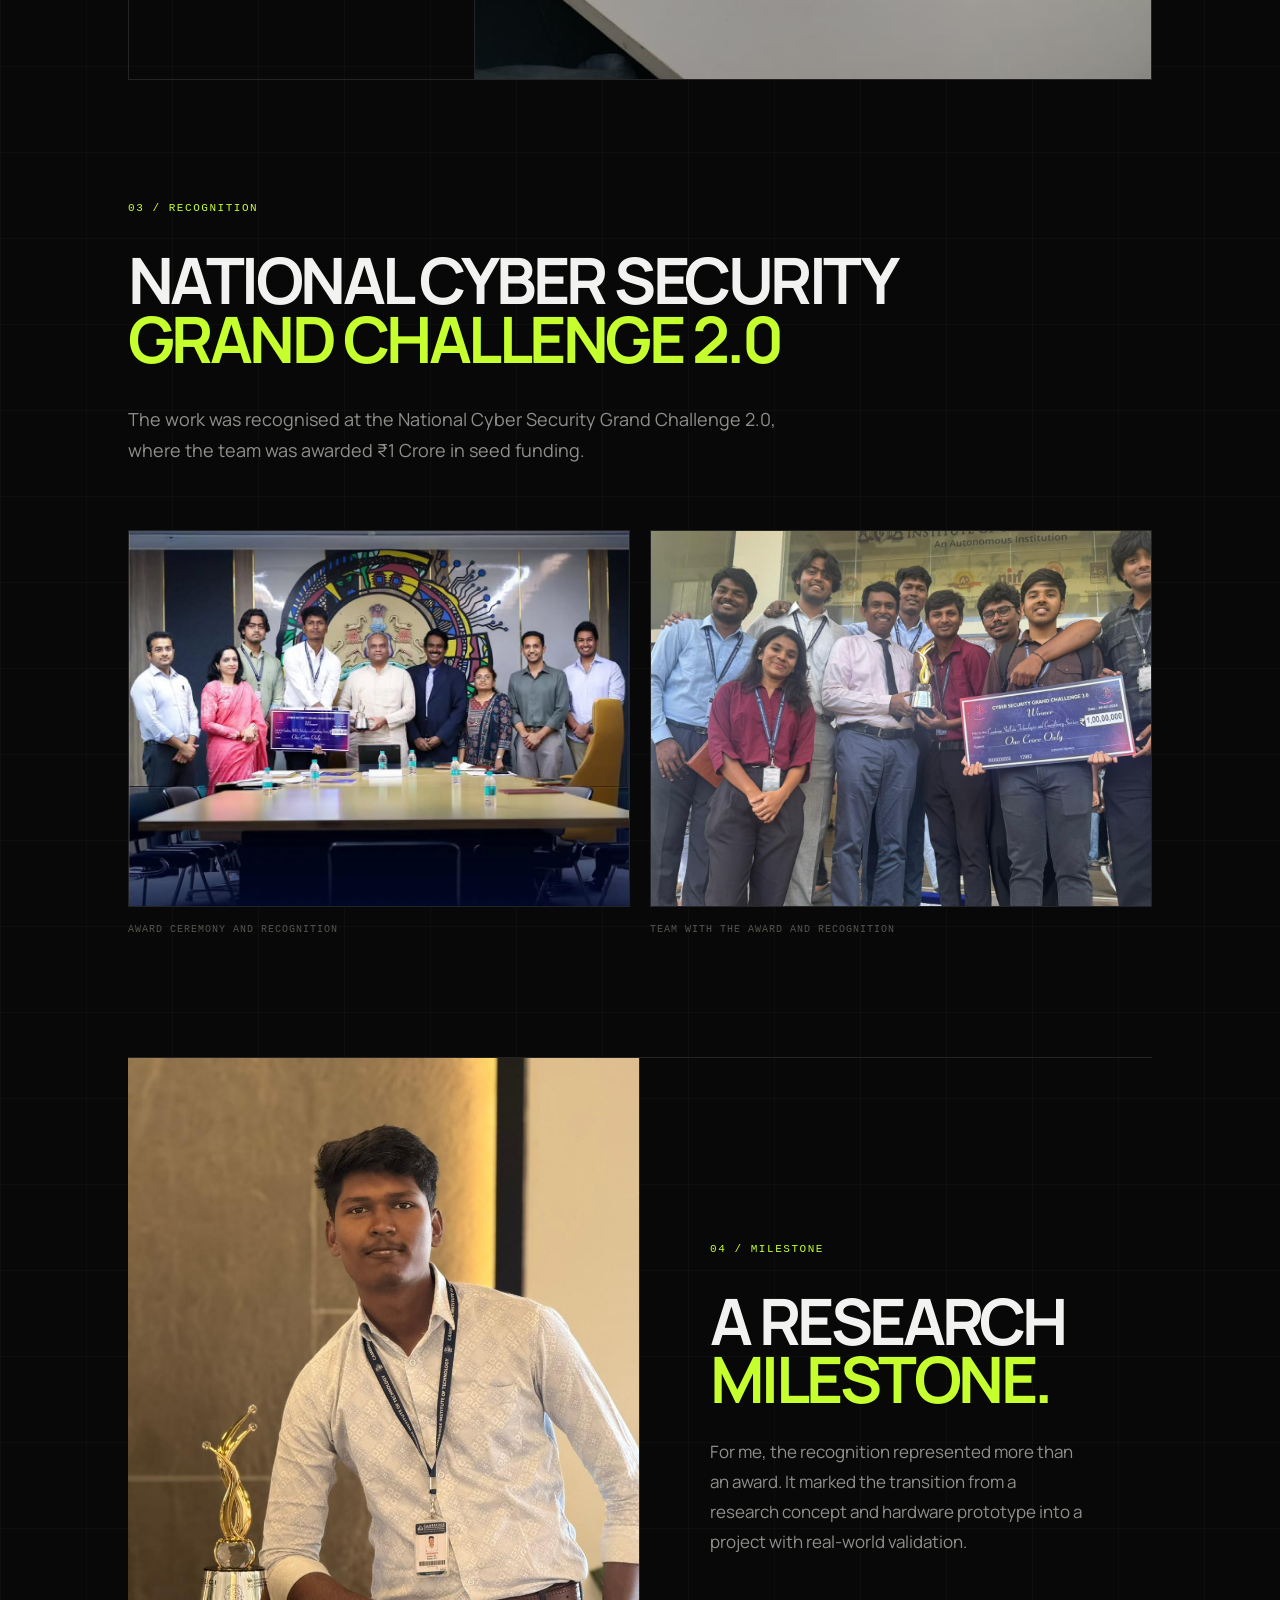
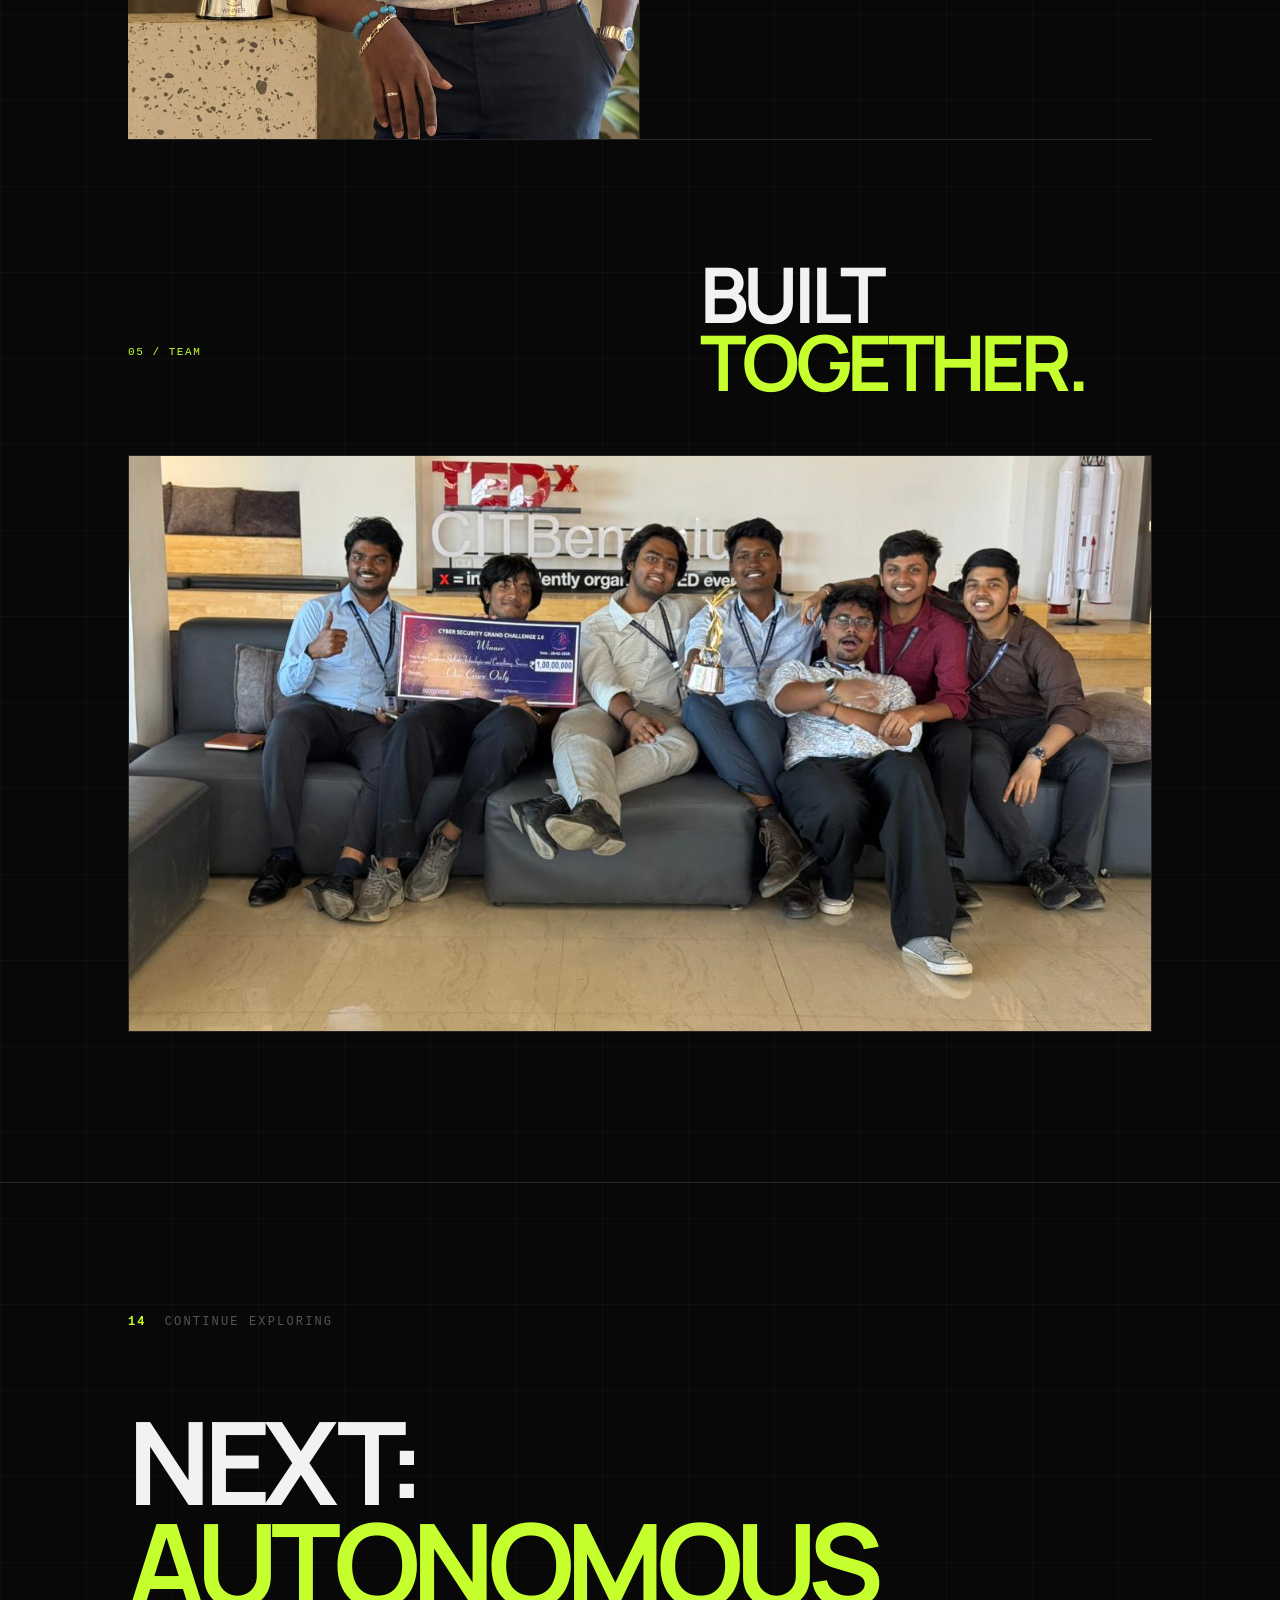
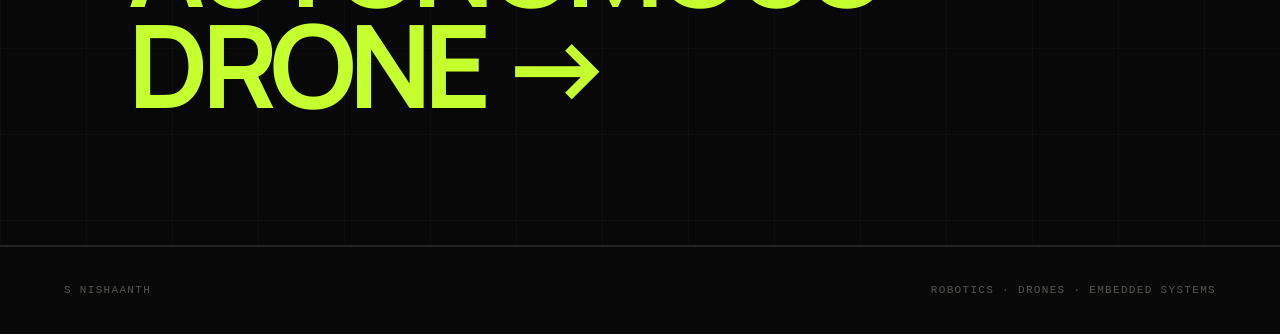
<file: voc.html>
<!DOCTYPE html>
<html lang="en">

<head>
    <meta charset="UTF-8">
    <meta name="viewport" content="width=device-width, initial-scale=1.0">

    <title>VOC Biometric Authentication | S NISHAANTH</title>

    <meta
        name="description"
        content="VOC Biometric Authentication research project by S NISHAANTH."
    >

    <link rel="stylesheet" href="css/style.css">
    <link rel="stylesheet" href="css/voc.css?v=2">
</head>

<body>

<!-- ================= NAVIGATION ================= -->

<header class="navbar">

    <a href="index.html" class="brand">
        SN<span>.</span>
    </a>

    <nav class="nav-links">
        <a href="index.html">Home</a>
        <a href="about.html">About</a>
        <a href="projects.html" class="active">Projects</a>
        <a href="experience.html">Experience</a>
        <a href="achievements.html">Achievements</a>
        <a href="lab.html">Lab</a>
        <a href="contact.html">Contact</a>
    </nav>

    <div class="system-status">
        <span class="status-dot"></span>
        SYSTEM ONLINE
    </div>

</header>


<main>

<!-- ================= HERO ================= -->

<section class="voc-hero">

    <div class="section-label">
        <span>01</span>
        RESEARCH / EMBEDDED / ML
    </div>

    <div class="voc-hero-content">

        <h1>
            VOC BIOMETRIC
            <span>AUTHENTICATION</span>
        </h1>

        <p>
            Exploring human-emitted volatile organic compounds
            as a potential biometric authentication signal.
        </p>

    </div>

</section>


<!-- ================= PROJECT OVERVIEW ================= -->

<section class="voc-section">

    <div class="section-label">
        <span>02</span>
        PROJECT OVERVIEW
    </div>

    <div class="voc-two-column">

        <h2>
            ANOTHER WAY
            <span>TO IDENTIFY.</span>
        </h2>

        <div>

            <p>
                This research project explores whether the chemical
                signature associated with a person can be used as an
                additional signal for biometric authentication.
            </p>

            <p>
                Instead of relying only on conventional biometric
                characteristics, the system investigates patterns
                within volatile organic compounds emitted by the
                human body.
            </p>

        </div>

    </div>

</section>


<!-- ================= PROBLEM ================= -->

<section class="voc-section">

    <div class="section-label">
        <span>03</span>
        THE PROBLEM
    </div>

    <div class="voc-two-column">

        <h2>
            BIOMETRICS
            <span>CAN BE SPOOFED.</span>
        </h2>

        <div>

            <p>
                Conventional biometric authentication systems
                depend on physical or behavioural characteristics
                such as fingerprints and other measurable traits.
            </p>

            <p>
                The project explored a fundamentally different
                signal: the chemical signature produced by a person.
            </p>

            <p>
                The objective was not to replace conventional
                biometrics outright, but to investigate whether
                VOC patterns could provide another layer of
                authentication.
            </p>

        </div>

    </div>

</section>


<!-- ================= IDEA ================= -->

<section class="voc-section">

    <div class="section-label">
        <span>04</span>
        THE IDEA
    </div>

    <div class="voc-idea">

        <h2>
            INSPIRED BY
            <span>BIOLOGY.</span>
        </h2>

        <p>
            Biological systems can use chemical cues to distinguish
            between individuals and environments. We explored
            whether a machine could capture and learn similar
            patterns from human-emitted VOCs.
        </p>

    </div>

</section>


<!-- ================= SYSTEM ARCHITECTURE ================= -->

<section class="voc-section">

    <div class="section-label">
        <span>05</span>
        SYSTEM ARCHITECTURE
    </div>

    <div class="voc-flow">

        <div class="voc-flow-item">
            <span>01</span>
            <strong>HUMAN</strong>
            <p>
                Person provides the biological source signal.
            </p>
        </div>

        <div class="voc-flow-arrow">→</div>

        <div class="voc-flow-item">
            <span>02</span>
            <strong>VOC SENSING</strong>
            <p>
                Gas and VOC sensors capture the emitted chemical
                signature.
            </p>
        </div>

        <div class="voc-flow-arrow">→</div>

        <div class="voc-flow-item">
            <span>03</span>
            <strong>DATA ACQUISITION</strong>
            <p>
                Sensor measurements are collected for analysis.
            </p>
        </div>

        <div class="voc-flow-arrow">→</div>

        <div class="voc-flow-item">
            <span>04</span>
            <strong>ML ANALYSIS</strong>
            <p>
                Machine-learning approaches are explored for
                identifying patterns within the collected data.
            </p>
        </div>

    </div>

</section>


<!-- ================= HARDWARE ================= -->

<section class="voc-section">

    <div class="section-label">
        <span>06</span>
        HARDWARE / DATA ACQUISITION
    </div>

    <div class="voc-hardware-grid">

        <div class="voc-hardware-item">

            <span>01</span>

            <h3>
                VOC / GAS
                SENSOR ARRAY
            </h3>

            <p>
                Multiple sensing elements are used to capture
                changes in the chemical environment surrounding
                the subject.
            </p>

        </div>


        <div class="voc-hardware-item">

            <span>02</span>

            <h3>
                EMBEDDED
                ELECTRONICS
            </h3>

            <p>
                Electronics and embedded systems handle sensor
                interfacing and data acquisition.
            </p>

        </div>


        <div class="voc-hardware-item">

            <span>03</span>

            <h3>
                PCB
                DESIGN
            </h3>

            <p>
                The project involved designing and integrating
                the supporting electronics into a practical
                hardware system.
            </p>

        </div>


        <div class="voc-hardware-item">

            <span>04</span>

            <h3>
                DATA
                COLLECTION
            </h3>

            <p>
                Sensor readings form the foundation for
                experimentation and machine-learning analysis.
            </p>

        </div>

    </div>

</section>


<!-- ================= ML ================= -->

<section class="voc-section">

    <div class="section-label">
        <span>07</span>
        MACHINE LEARNING
    </div>

    <div class="voc-two-column">

        <h2>
            TURNING
            <span>SENSOR DATA</span>
            INTO SIGNALS.
        </h2>

        <div>

            <p>
                A major part of the project involved understanding
                how machine-learning models could be applied to
                sensor-generated data.
            </p>

            <p>
                The work provided practical exposure to several
                fundamental classification approaches.
            </p>

            <div class="voc-model-list">

                <div>
                    <span>01</span>
                    DECISION TREE
                </div>

                <div>
                    <span>02</span>
                    RANDOM FOREST
                </div>

                <div>
                    <span>03</span>
                    LOGISTIC REGRESSION
                </div>

                <div>
                    <span>04</span>
                    K-NEAREST NEIGHBOURS
                </div>

                <div>
                    <span>05</span>
                    ARTIFICIAL NEURAL NETWORK
                </div>

            </div>

        </div>

    </div>

</section>


<!-- ================= CHALLENGES ================= -->

<section class="voc-section">

    <div class="section-label">
        <span>08</span>
        ENGINEERING CHALLENGES
    </div>

    <div class="voc-challenge-grid">

        <div>

            <span>01</span>

            <h3>
                SENSOR DRIFT
            </h3>

            <p>
                The sensing elements were not specifically
                designed for individual VOC identification and
                exhibited changes over time.
            </p>

        </div>


        <div>

            <span>02</span>

            <h3>
                CALIBRATION
            </h3>

            <p>
                Establishing meaningful and repeatable sensor
                behaviour became an important part of the
                experimentation process.
            </p>

        </div>


        <div>

            <span>03</span>

            <h3>
                DATA QUALITY
            </h3>

            <p>
                Obtaining useful data from imperfect real-world
                sensors was one of the central challenges.
            </p>

        </div>


        <div>

            <span>04</span>

            <h3>
                RESEARCH
                UNCERTAINTY
            </h3>

            <p>
                The project required experimentation because the
                intended application does not have a straightforward
                off-the-shelf dataset or solution.
            </p>

        </div>

    </div>

</section>


<!-- ================= MY ROLE ================= -->

<section class="voc-section">

    <div class="section-label">
        <span>09</span>
        MY ROLE
    </div>

    <div class="voc-role">

        <h2>
            BUILDING THE
            <span>HARDWARE</span>
            BEHIND THE RESEARCH.
        </h2>

        <div>

            <p>
                My contribution covered both the physical system
                and the research workflow around it.
            </p>

            <div class="voc-role-list">

                <div>
                    <span>01</span>
                    Circuit design
                </div>

                <div>
                    <span>02</span>
                    PCB design
                </div>

                <div>
                    <span>03</span>
                    Sensor integration
                </div>

                <div>
                    <span>04</span>
                    Data acquisition
                </div>

                <div>
                    <span>05</span>
                    Testing
                </div>

                <div>
                    <span>06</span>
                    Research-team leadership
                </div>

            </div>

        </div>

    </div>

</section>


<!-- ================= RECOGNITION ================= -->

<section class="voc-result">

    <div class="section-label">
        <span>10</span>
        RECOGNITION
    </div>

    <h2>
        NATIONAL CYBER SECURITY
        <span>GRAND CHALLENGE 2.0</span>
    </h2>

    <p>
        The project was recognised through the National Cyber
        Security Grand Challenge 2.0, with the project associated
        with ₹1 Crore seed funding.
    </p>

</section>


<!-- ================= LESSONS ================= -->

<section class="voc-section">

    <div class="section-label">
        <span>11</span>
        WHAT I LEARNED
    </div>

    <div class="voc-two-column">

        <h2>
            REAL-WORLD
            <span>SENSORS ARE MESSY.</span>
        </h2>

        <div>

            <p>
                The project gave me practical exposure to the gap
                between a theoretical machine-learning pipeline
                and the quality of data available from physical
                sensors.
            </p>

            <p>
                It also introduced me to the importance of
                calibration, experimentation, data collection and
                model selection when building systems around
                imperfect hardware.
            </p>

        </div>

    </div>

</section>


<!-- ================= TECHNOLOGY ================= -->

<section class="voc-tech">

    <div class="section-label">
        <span>12</span>
        TECHNOLOGY
    </div>

    <div class="voc-tech-stack">

        <span>VOC SENSORS</span>
        <span>GAS SENSORS</span>
        <span>EMBEDDED SYSTEMS</span>
        <span>PCB DESIGN</span>
        <span>DATA ACQUISITION</span>
        <span>MACHINE LEARNING</span>
        <span>DECISION TREE</span>
        <span>RANDOM FOREST</span>
        <span>KNN</span>
        <span>ANN</span>

    </div>

</section>


<!-- ================= PROJECT MEDIA ================= -->

<section class="voc-media">

    <div class="section-label">
        <span>13</span>
        PROJECT MEDIA
    </div>

    <div class="voc-media-intro">

        <h2>
            FROM
            <span>PROTOTYPE</span>
            TO RECOGNITION.
        </h2>

        <p>
            The project moved beyond experimentation into a
            working prototype, live sensor testing and eventual
            recognition at the National Cyber Security Grand
            Challenge 2.0.
        </p>

    </div>


    <!-- ================= PROTOTYPE ================= -->

    <div class="voc-gallery-feature">

        <div class="voc-gallery-image large">
            <img
                src="images/voc/voc-prototype-test-01.png"
                alt="VOC biometric authentication prototype during sensor testing"
                loading="lazy"
            >
        </div>

        <div class="voc-gallery-copy">

            <span>01 / PROTOTYPE TESTING</span>

            <h3>
                LIVE SENSOR
                <span>ACQUISITION</span>
            </h3>

            <p>
                The prototype was tested with a live sensor
                monitoring interface, allowing the team to observe
                the changing sensor readings during experimentation.
            </p>

        </div>

    </div>


    <div class="voc-gallery-feature reverse">

        <div class="voc-gallery-copy">

            <span>02 / HARDWARE</span>

            <h3>
                PHYSICAL
                <span>SYSTEM</span>
            </h3>

            <p>
                The custom enclosure brought the sensing hardware
                together into a practical system for controlled
                experimentation and data acquisition.
            </p>

        </div>

        <div class="voc-gallery-image large">
            <img
                src="images/voc/voc-prototype-test-02.png"
                alt="VOC biometric authentication prototype and monitoring system"
                loading="lazy"
            >
        </div>

    </div>


    <!-- ================= RECOGNITION ================= -->

    <div class="voc-recognition">

        <div class="voc-recognition-heading">

            <span>03 / RECOGNITION</span>

            <h3>
                NATIONAL CYBER SECURITY
                <span>GRAND CHALLENGE 2.0</span>
            </h3>

            <p>
                The work was recognised at the National Cyber
                Security Grand Challenge 2.0, where the team was
                awarded ₹1 Crore in seed funding.
            </p>

        </div>


        <div class="voc-award-grid">

            <figure>
                <img
                    src="images/voc/voc-award-ceremony.png"
                    alt="National Cyber Security Grand Challenge 2.0 award ceremony"
                    loading="lazy"
                >
                <figcaption>
                    Award ceremony and recognition
                </figcaption>
            </figure>


            <figure>
                <img
                    src="images/voc/voc-team-award.png"
                    alt="Team receiving National Cyber Security Grand Challenge 2.0 recognition"
                    loading="lazy"
                >
                <figcaption>
                    Team with the award and recognition
                </figcaption>
            </figure>

        </div>

    </div>


    <!-- ================= MILESTONE ================= -->

    <div class="voc-milestone">

        <div class="voc-milestone-image">

            <img
                src="images/voc/voc-trophy.png"
                alt="National Cyber Security Grand Challenge trophy"
                loading="lazy"
            >

        </div>

        <div class="voc-milestone-copy">

            <span>04 / MILESTONE</span>

            <h3>
                A RESEARCH
                <span>MILESTONE.</span>
            </h3>

            <p>
                For me, the recognition represented more than an
                award. It marked the transition from a research
                concept and hardware prototype into a project with
                real-world validation.
            </p>

        </div>

    </div>


    <!-- ================= TEAM ================= -->

    <div class="voc-team">

        <div class="voc-team-heading">

            <span>05 / TEAM</span>

            <h3>
                BUILT
                <span>TOGETHER.</span>
            </h3>

        </div>

        <div class="voc-team-image">

            <img
                src="images/voc/voc-team-recognition.png"
                alt="Project team after National Cyber Security Grand Challenge 2.0 recognition"
                loading="lazy"
            >

        </div>

    </div>

</section>


<!-- ================= NEXT PROJECT ================= -->

<section class="voc-next">

    <div class="section-label">
        <span>14</span>
        CONTINUE EXPLORING
    </div>

    <a href="drone.html">

        <h2>
            NEXT:
            <span>AUTONOMOUS DRONE →</span>
        </h2>

    </a>

</section>

</main>


<footer>

    <span>S NISHAANTH</span>

    <span>
        ROBOTICS · DRONES · EMBEDDED SYSTEMS
    </span>

</footer>


<script src="js/main.js"></script>

</body>
</html>
</file>
<file: css/style.css>
@import url('https://fonts.googleapis.com/css2?family=DM+Mono:wght@300;400;500&family=Manrope:wght@400;500;600;700;800&display=swap');

/* =========================================================
   ROOT / DESIGN SYSTEM
========================================================= */

:root {
    --bg: #080808;
    --bg-soft: #0c0c0c;
    --surface: #111111;
    --surface-hover: #171717;

    --text: #f2f2f2;
    --text-soft: #a3a3a3;
    --text-dim: #666666;

    --line: rgba(255, 255, 255, 0.09);
    --line-strong: rgba(255, 255, 255, 0.20);

    --accent: #d7ff4f;

    --mono: "DM Mono", monospace;
    --sans: "Manrope", sans-serif;

    --max-width: 1400px;
}


/* =========================================================
   RESET
========================================================= */

* {
    margin: 0;
    padding: 0;
    box-sizing: border-box;
}

html {
    scroll-behavior: smooth;
}

body {
    background: var(--bg);
    color: var(--text);
    font-family: var(--sans);
    line-height: 1.5;
    overflow-x: hidden;
}

a {
    color: inherit;
    text-decoration: none;
}

button,
input,
textarea {
    font: inherit;
}

::selection {
    background: var(--accent);
    color: #000;
}


/* =========================================================
   GLOBAL
========================================================= */

.section {
    width: min(var(--max-width), calc(100% - 80px));
    margin: 0 auto;
    padding: 140px 0;
}

.section-label {
    display: flex;
    align-items: center;
    gap: 14px;

    color: var(--text-dim);

    font-family: var(--mono);
    font-size: 11px;
    letter-spacing: 0.16em;
    text-transform: uppercase;
}

.section-label span {
    color: var(--accent);
}


/* =========================================================
   NAVIGATION
========================================================= */

.navbar {
    position: fixed;
    top: 0;
    left: 0;

    width: 100%;
    height: 76px;

    padding: 0 40px;

    display: flex;
    align-items: center;
    justify-content: space-between;

    border-bottom: 1px solid var(--line);

    background: rgba(8, 8, 8, 0.82);

    backdrop-filter: blur(14px);

    z-index: 1000;
}

.brand {
    font-family: var(--mono);
    font-size: 18px;
    font-weight: 500;
    letter-spacing: -0.05em;
}

.brand span {
    color: var(--accent);
}

.nav-links {
    display: flex;
    gap: 26px;
}

.nav-links a {
    position: relative;

    color: var(--text-soft);

    font-family: var(--mono);
    font-size: 10px;
    letter-spacing: 0.08em;
    text-transform: uppercase;

    transition: color 0.25s ease;
}

.nav-links a:hover,
.nav-links a.active {
    color: var(--text);
}

.nav-links a.active::after {
    content: "";

    position: absolute;
    left: 0;
    bottom: -8px;

    width: 100%;
    height: 1px;

    background: var(--accent);
}

.system-status {
    display: flex;
    align-items: center;
    gap: 8px;

    color: var(--text-dim);

    font-family: var(--mono);
    font-size: 9px;
    letter-spacing: 0.08em;
}

.status-dot {
    width: 6px;
    height: 6px;

    border-radius: 50%;

    background: var(--accent);

    box-shadow: 0 0 12px rgba(215, 255, 79, 0.6);
}


/* =========================================================
   HERO
========================================================= */

.hero {
    position: relative;

    min-height: 100vh;

    padding: 180px 80px 150px;

    display: flex;
    flex-direction: column;
    justify-content: center;

    overflow: hidden;
}

.hero-grid {
    position: absolute;
    inset: 0;

    background-image:
        linear-gradient(var(--line) 1px, transparent 1px),
        linear-gradient(90deg, var(--line) 1px, transparent 1px);

    background-size: 80px 80px;

    opacity: 0.25;

    mask-image: linear-gradient(
        to bottom,
        black,
        transparent 90%
    );

    pointer-events: none;
}

.hero-content {
    position: relative;
    z-index: 2;

    max-width: 1150px;
}

.eyebrow {
    display: flex;
    gap: 14px;

    margin-bottom: 28px;

    color: var(--text-dim);

    font-family: var(--mono);
    font-size: 11px;
    letter-spacing: 0.16em;
}

.eyebrow span {
    color: var(--accent);
}

.hero h1 {
    margin-bottom: 16px;

    font-size: clamp(64px, 11vw, 170px);

    font-weight: 800;

    letter-spacing: -0.08em;
    line-height: 0.9;
}

.hero-role {
    color: var(--text-soft);

    font-family: var(--mono);
    font-size: clamp(12px, 1.4vw, 17px);
    letter-spacing: 0.12em;
}

.hero-role span {
    color: var(--accent);
}

.hero-statement {
    max-width: 780px;

    margin-top: 50px;

    color: var(--text-soft);

    font-size: clamp(24px, 3vw, 42px);
    line-height: 1.25;

    letter-spacing: -0.035em;
}

.hero-statement span {
    color: var(--accent);
}

.hero-actions {
    display: flex;
    gap: 14px;

    margin-top: 50px;
    margin-bottom: 90px;
}

.btn {
    display: inline-flex;
    align-items: center;
    gap: 20px;

    padding: 15px 20px;

    border: 1px solid var(--line-strong);

    font-family: var(--mono);
    font-size: 10px;
    letter-spacing: 0.08em;

    transition:
        background 0.25s ease,
        color 0.25s ease,
        border-color 0.25s ease,
        transform 0.25s ease;
}

.btn:hover {
    transform: translateY(-2px);
}

.btn-primary {
    background: var(--accent);
    color: #000;
    border-color: var(--accent);
}

.btn-primary:hover {
    background: #e5ff7a;
}

.btn-secondary:hover {
    background: var(--surface);
    border-color: var(--text-soft);
}

.hero-meta {
    position: absolute;

    left: 80px;
    right: 80px;
    bottom: 45px;

    display: flex;
    gap: 80px;

    z-index: 2;
}

.hero-meta > div {
    display: flex;
    flex-direction: column;
    gap: 7px;
}

.meta-label {
    color: var(--text-dim);

    font-family: var(--mono);
    font-size: 9px;
    letter-spacing: 0.14em;
}

.meta-value {
    color: var(--text-soft);

    font-family: var(--mono);
    font-size: 11px;
}

.scroll-indicator {
    position: absolute;

    right: 80px;
    bottom: 45px;

    display: flex;
    align-items: center;
    gap: 12px;

    color: var(--text-dim);

    font-family: var(--mono);
    font-size: 9px;
    letter-spacing: 0.10em;

    z-index: 2;
}

.scroll-line {
    width: 60px;
    height: 1px;

    background: var(--line-strong);
}


/* =========================================================
   INTRO
========================================================= */

.intro {
    display: grid;
    grid-template-columns: 1fr 2fr;
    gap: 80px;

    border-top: 1px solid var(--line);
}

.intro-content {
    max-width: 900px;
}

.intro h2 {
    font-size: clamp(38px, 5vw, 72px);
    line-height: 1.02;
    letter-spacing: -0.06em;
}

.intro h2 span {
    color: var(--accent);
}

.intro p {
    max-width: 680px;

    margin-top: 40px;

    color: var(--text-soft);

    font-size: 18px;
    line-height: 1.8;
}


/* =========================================================
   TEXT LINKS
========================================================= */

.text-link {
    display: inline-block;

    margin-top: 30px;

    color: var(--text);

    font-family: var(--mono);
    font-size: 10px;
    letter-spacing: 0.08em;

    border-bottom: 1px solid var(--line-strong);

    padding-bottom: 6px;

    transition:
        color 0.25s ease,
        border-color 0.25s ease;
}

.text-link:hover {
    color: var(--accent);
    border-color: var(--accent);
}


/* =========================================================
   PROJECTS
========================================================= */

.projects-preview {
    border-top: 1px solid var(--line);
}

.section-heading {
    display: flex;
    justify-content: space-between;
    align-items: center;

    margin-bottom: 60px;
}

.section-heading .text-link {
    margin-top: 0;
}

.project-list {
    border-top: 1px solid var(--line);
}

.project-card {
    position: relative;

    display: grid;
    grid-template-columns: 100px 1fr 60px;
    align-items: center;

    min-height: 240px;

    padding: 30px 0;

    border-bottom: 1px solid var(--line);

    transition:
        padding 0.35s ease,
        background 0.35s ease;
}

.project-card:hover {
    padding-left: 25px;
    padding-right: 25px;

    background: var(--surface);
}

.project-number {
    color: var(--text-dim);

    font-family: var(--mono);
    font-size: 11px;
}

.project-category {
    margin-bottom: 14px;

    color: var(--text-dim);

    font-family: var(--mono);
    font-size: 9px;
    letter-spacing: 0.12em;
}

.project-info h3 {
    font-size: clamp(28px, 4vw, 58px);
    line-height: 0.95;
    letter-spacing: -0.055em;
}

.project-info p {
    max-width: 580px;

    margin-top: 18px;

    color: var(--text-soft);

    font-size: 14px;
}

.project-arrow {
    color: var(--text-dim);

    font-size: 24px;

    transition:
        color 0.25s ease,
        transform 0.25s ease;
}

.project-card:hover .project-arrow {
    color: var(--accent);
    transform: translate(5px, -5px);
}


/* =========================================================
   IMPACT
========================================================= */

.impact {
    border-top: 1px solid var(--line);
}

.impact-grid {
    display: grid;
    grid-template-columns: repeat(3, 1fr);

    margin-top: 70px;

    border-top: 1px solid var(--line);
    border-bottom: 1px solid var(--line);
}

.impact-block {
    min-height: 360px;

    padding: 35px;

    border-right: 1px solid var(--line);

    display: flex;
    flex-direction: column;
    justify-content: space-between;
}

.impact-block:last-child {
    border-right: none;
}

.impact-number {
    color: var(--accent);

    font-family: var(--mono);
    font-size: 11px;
}

.impact-block h3 {
    font-size: 52px;
    letter-spacing: -0.06em;
}

.impact-block p {
    max-width: 300px;

    color: var(--text-soft);

    font-size: 14px;
    line-height: 1.7;
}


/* =========================================================
   PHILOSOPHY
========================================================= */

.philosophy {
    border-top: 1px solid var(--line);
}

.philosophy blockquote {
    max-width: 1100px;

    margin-top: 70px;

    font-size: clamp(38px, 5vw, 75px);
    line-height: 1.05;
    letter-spacing: -0.06em;
}

.philosophy blockquote::first-letter {
    color: var(--accent);
}


/* =========================================================
   CTA
========================================================= */

.cta {
    border-top: 1px solid var(--line);
}

.cta h2 {
    max-width: 900px;

    margin-top: 60px;

    font-size: clamp(60px, 10vw, 150px);
    line-height: 0.85;

    letter-spacing: -0.08em;
}

.cta h2 span {
    color: var(--accent);
}

.cta p {
    max-width: 500px;

    margin-top: 40px;

    color: var(--text-soft);
}

.cta .btn {
    margin-top: 35px;
}


/* =========================================================
   FOOTER
========================================================= */

.footer {
    width: min(var(--max-width), calc(100% - 80px));

    margin: 0 auto;

    padding: 35px 0;

    border-top: 1px solid var(--line);

    display: grid;
    grid-template-columns: 1fr auto 1fr;
    align-items: center;
}

.footer-brand {
    font-family: var(--mono);
    font-size: 11px;
}

.footer-links {
    display: flex;
    gap: 25px;
}

.footer-links a {
    color: var(--text-dim);

    font-family: var(--mono);
    font-size: 9px;
    letter-spacing: 0.08em;

    transition: color 0.2s ease;
}

.footer-links a:hover {
    color: var(--accent);
}

.footer-copy {
    text-align: right;

    color: var(--text-dim);

    font-family: var(--mono);
    font-size: 9px;
}


/* =========================================================
   RESPONSIVE
========================================================= */

@media (max-width: 1000px) {

    .nav-links {
        display: none;
    }

    .system-status {
        display: none;
    }

    .navbar {
        padding: 0 25px;
    }

    .hero {
        padding: 150px 30px 100px;
    }

    .hero-meta {
        left: 30px;
        right: 30px;

        gap: 35px;
    }

    .scroll-indicator {
        display: none;
    }

    .section {
        width: min(100% - 50px, var(--max-width));
        padding: 100px 0;
    }

    .intro {
        grid-template-columns: 1fr;
        gap: 45px;
    }

    .impact-grid {
        grid-template-columns: 1fr;
    }

    .impact-block {
        border-right: none;
        border-bottom: 1px solid var(--line);
    }

    .impact-block:last-child {
        border-bottom: none;
    }

    .footer {
        width: calc(100% - 50px);

        grid-template-columns: 1fr;

        gap: 20px;
    }

    .footer-copy {
        text-align: left;
    }
}


@media (max-width: 600px) {

    .hero h1 {
        font-size: 18vw;
    }

    .hero-statement {
        font-size: 27px;
    }

    .hero-meta {
        position: relative;

        left: auto;
        right: auto;
        bottom: auto;

        margin-top: 10px;

        flex-direction: column;
        gap: 20px;
    }

    .hero-actions {
        flex-direction: column;
        align-items: flex-start;

        margin-bottom: 50px;
    }

    .project-card {
        grid-template-columns: 45px 1fr 30px;
        min-height: 200px;
    }

    .project-card:hover {
        padding-left: 10px;
        padding-right: 10px;
    }

    .project-info h3 {
        font-size: 30px;
    }

    .project-info p {
        font-size: 12px;
    }

    .impact-block {
        min-height: 280px;
    }

    .cta h2 {
        font-size: 18vw;
    }
}
</file>
<file: css/about.css>
/* =========================================================
   ABOUT HERO
========================================================= */

.about-hero {
    position: relative;

    min-height: 90vh;

    padding: 180px 80px 120px;

    display: flex;
    align-items: center;

    overflow: hidden;

    border-bottom: 1px solid var(--line);
}

.about-grid {
    position: absolute;
    inset: 0;

    background-image:
        linear-gradient(var(--line) 1px, transparent 1px),
        linear-gradient(90deg, var(--line) 1px, transparent 1px);

    background-size: 80px 80px;

    opacity: 0.22;

    mask-image: linear-gradient(
        to bottom,
        black,
        transparent 85%
    );
}

.about-hero-content {
    position: relative;

    width: min(var(--max-width), 100%);

    margin: 0 auto;

    z-index: 2;
}

.about-hero h1 {
    max-width: 1100px;

    margin-top: 40px;

    font-size: clamp(60px, 9vw, 145px);

    line-height: 0.88;

    letter-spacing: -0.08em;
}

.about-hero h1 span {
    color: var(--accent);
}

.about-hero p {
    max-width: 650px;

    margin-top: 55px;

    color: var(--text-soft);

    font-size: clamp(18px, 2vw, 25px);

    line-height: 1.6;
}


/* =========================================================
   GENERAL ABOUT SECTION
========================================================= */

.about-section {
    width: min(var(--max-width), calc(100% - 80px));

    margin: 0 auto;

    padding: 140px 0;

    border-bottom: 1px solid var(--line);
}


/* =========================================================
   ORIGIN
========================================================= */

.origin-layout {
    display: grid;

    grid-template-columns: 1fr 2fr;

    gap: 100px;

    margin-top: 90px;
}

.origin-number {
    font-family: var(--mono);

    font-size: clamp(70px, 10vw, 150px);

    font-weight: 500;

    line-height: 0.8;

    color: var(--text);

    letter-spacing: -0.08em;
}

.origin-number span {
    color: var(--accent);

    font-size: 0.25em;

    letter-spacing: 0;
}

.origin-content {
    max-width: 850px;
}

.story-tag {
    margin-bottom: 25px;

    color: var(--text-dim);

    font-family: var(--mono);

    font-size: 10px;

    letter-spacing: 0.14em;
}

.origin-content h2 {
    font-size: clamp(45px, 6vw, 90px);

    line-height: 0.95;

    letter-spacing: -0.07em;
}

.origin-content h2 span {
    color: var(--accent);
}

.origin-content p {
    max-width: 720px;

    margin-top: 30px;

    color: var(--text-soft);

    font-size: 17px;

    line-height: 1.8;
}


/* =========================================================
   ENGINEER
========================================================= */

.engineer {
    display: grid;

    grid-template-columns: 1fr 2fr;

    gap: 80px;
}

.engineer-layout {
    display: grid;

    grid-template-columns: 1fr 1fr;

    gap: 80px;
}

.engineer-heading h2 {
    font-size: clamp(40px, 5vw, 70px);

    line-height: 0.98;

    letter-spacing: -0.065em;
}

.engineer-heading h2 span {
    color: var(--accent);
}

.engineer-content {
    padding-top: 5px;
}

.engineer-content p {
    margin-bottom: 30px;

    color: var(--text-soft);

    font-size: 16px;

    line-height: 1.8;
}

.engineer-content .large-copy {
    color: var(--text);

    font-size: 23px;

    line-height: 1.45;

    letter-spacing: -0.025em;
}


/* =========================================================
   CAPABILITIES
========================================================= */

.capabilities {
    padding-bottom: 0;
}

.capability-grid {
    display: grid;

    grid-template-columns: repeat(3, 1fr);

    margin-top: 80px;

    border-top: 1px solid var(--line);

    border-left: 1px solid var(--line);
}

.capability {
    min-height: 330px;

    padding: 35px;

    border-right: 1px solid var(--line);

    border-bottom: 1px solid var(--line);

    display: flex;

    flex-direction: column;

    justify-content: space-between;

    transition:
        background 0.3s ease,
        padding 0.3s ease;
}

.capability:hover {
    background: var(--surface);

    padding-top: 30px;
}

.capability > span {
    color: var(--accent);

    font-family: var(--mono);

    font-size: 11px;
}

.capability h3 {
    font-size: clamp(30px, 3vw, 45px);

    line-height: 0.95;

    letter-spacing: -0.06em;
}

.capability p {
    max-width: 280px;

    color: var(--text-soft);

    font-size: 13px;

    line-height: 1.7;
}


/* =========================================================
   DEBUGGING
========================================================= */

.debugging-heading {
    margin-top: 70px;
}

.debugging-heading h2 {
    font-size: clamp(60px, 9vw, 140px);

    line-height: 0.85;

    letter-spacing: -0.08em;
}

.debugging-heading h2 span {
    color: var(--accent);
}

.debug-flow {
    display: grid;

    grid-template-columns:
        1fr
        auto
        1fr
        auto
        1fr
        auto
        1fr;

    align-items: stretch;

    margin-top: 90px;

    border-top: 1px solid var(--line);

    border-bottom: 1px solid var(--line);
}

.debug-step {
    min-height: 260px;

    padding: 30px;

    display: flex;

    flex-direction: column;

    justify-content: space-between;
}

.debug-step > span {
    color: var(--accent);

    font-family: var(--mono);

    font-size: 10px;
}

.debug-step strong {
    font-size: 28px;

    letter-spacing: -0.04em;
}

.debug-step p {
    max-width: 180px;

    color: var(--text-soft);

    font-size: 12px;

    line-height: 1.7;
}

.debug-arrow {
    display: flex;

    align-items: center;

    color: var(--text-dim);

    font-family: var(--mono);

    padding: 0 10px;
}


/* =========================================================
   MINDSET
========================================================= */

.mindset {
    display: grid;

    grid-template-columns: 1fr 2fr;

    gap: 80px;
}

.mindset-content {
    max-width: 900px;
}

.mindset-content h2 {
    font-size: clamp(50px, 7vw, 105px);

    line-height: 0.9;

    letter-spacing: -0.08em;
}

.mindset-content h2 span {
    color: var(--accent);
}

.mindset-content p {
    max-width: 700px;

    margin-top: 35px;

    color: var(--text-soft);

    font-size: 17px;

    line-height: 1.8;
}


/* =========================================================
   THREE PILLARS
========================================================= */

.philosophy-grid {
    padding-bottom: 0;
}

.three-pillars {
    display: grid;

    grid-template-columns: repeat(3, 1fr);

    margin-top: 80px;

    border-top: 1px solid var(--line);

    border-bottom: 1px solid var(--line);
}

.pillar {
    min-height: 380px;

    padding: 35px;

    border-right: 1px solid var(--line);

    display: flex;

    flex-direction: column;

    justify-content: space-between;
}

.pillar:last-child {
    border-right: none;
}

.pillar-number {
    color: var(--accent);

    font-family: var(--mono);

    font-size: 11px;
}

.pillar h3 {
    font-size: 65px;

    letter-spacing: -0.07em;
}

.pillar p {
    max-width: 300px;

    color: var(--text-soft);

    font-size: 14px;

    line-height: 1.7;
}


/* =========================================================
   FINAL STATEMENT
========================================================= */

.about-final {
    position: relative;

    min-height: 80vh;

    padding: 150px 80px;

    display: flex;

    align-items: center;

    overflow: hidden;

    border-bottom: 1px solid var(--line);
}

.final-grid {
    position: absolute;

    inset: 0;

    background-image:
        linear-gradient(var(--line) 1px, transparent 1px),
        linear-gradient(90deg, var(--line) 1px, transparent 1px);

    background-size: 80px 80px;

    opacity: 0.18;
}

.final-content {
    position: relative;

    width: min(var(--max-width), 100%);

    margin: 0 auto;

    z-index: 2;
}

.final-content blockquote {
    max-width: 1100px;

    margin-top: 70px;

    font-size: clamp(42px, 6vw, 90px);

    line-height: 0.98;

    letter-spacing: -0.07em;
}

.final-content blockquote span {
    color: var(--accent);
}

.final-content p {
    max-width: 650px;

    margin-top: 50px;

    color: var(--text-soft);

    font-size: 18px;

    line-height: 1.7;
}


/* =========================================================
   ABOUT RESPONSIVE
========================================================= */

@media (max-width: 1000px) {

    .about-hero {
        padding: 150px 30px 100px;
    }

    .about-section {
        width: calc(100% - 50px);

        padding: 100px 0;
    }

    .origin-layout {
        grid-template-columns: 1fr;

        gap: 60px;
    }

    .engineer {
        grid-template-columns: 1fr;

        gap: 50px;
    }

    .engineer-layout {
        grid-template-columns: 1fr;

        gap: 40px;
    }

    .capability-grid {
        grid-template-columns: repeat(2, 1fr);
    }

    .debug-flow {
        grid-template-columns: 1fr;
    }

    .debug-arrow {
        display: none;
    }

    .debug-step {
        min-height: 220px;

        border-bottom: 1px solid var(--line);
    }

    .debug-step:last-child {
        border-bottom: none;
    }

    .mindset {
        grid-template-columns: 1fr;

        gap: 50px;
    }

    .three-pillars {
        grid-template-columns: 1fr;
    }

    .pillar {
        border-right: none;

        border-bottom: 1px solid var(--line);
    }

    .pillar:last-child {
        border-bottom: none;
    }

    .about-final {
        padding: 120px 30px;
    }
}


@media (max-width: 600px) {

    .about-hero h1 {
        font-size: 17vw;
    }

    .about-hero p {
        font-size: 17px;
    }

    .capability-grid {
        grid-template-columns: 1fr;
    }

    .capability {
        min-height: 280px;
    }

    .origin-content h2 {
        font-size: 45px;
    }

    .debugging-heading h2 {
        font-size: 17vw;
    }

    .mindset-content h2 {
        font-size: 16vw;
    }

    .final-content blockquote {
        font-size: 12vw;
    }

    .about-final {
        min-height: 70vh;
    }
}
</file>
<file: css/drone.css>
/* =========================================================
   GPS-DENIED AUTONOMOUS DRONE — CASE STUDY
   ========================================================= */

:root {
    --drone-bg: #080808;
    --drone-text: #f2f2f0;
    --drone-muted: #8f8f8a;
    --drone-dim: #555550;
    --drone-line: #242424;
    --drone-accent: #c6ff2e;
}


/* =========================================================
   GLOBAL
   ========================================================= */

body {
    background: var(--drone-bg);
    color: var(--drone-text);
}


/* subtle engineering grid */

main {
    background-image:
        linear-gradient(
            rgba(255, 255, 255, 0.025) 1px,
            transparent 1px
        ),
        linear-gradient(
            90deg,
            rgba(255, 255, 255, 0.025) 1px,
            transparent 1px
        );

    background-size: 86px 86px;
}


/* =========================================================
   HERO
   ========================================================= */

.drone-hero {
    min-height: calc(100vh - 80px);

    padding:
        110px
        clamp(40px, 10vw, 170px)
        120px;

    display: flex;
    flex-direction: column;
    justify-content: space-between;

    border-bottom: 1px solid var(--drone-line);
}

.drone-hero .section-label {
    margin-bottom: 80px;
}

.drone-hero-content {
    max-width: 1500px;
}

.drone-hero h1 {
    margin: 0;

    font-size: clamp(72px, 10vw, 175px);
    line-height: 0.84;
    letter-spacing: -0.065em;
    font-weight: 800;
    text-transform: uppercase;
}

.drone-hero h1 span {
    display: block;
    color: var(--drone-accent);
}

.drone-hero p {
    max-width: 760px;

    margin-top: 65px;

    font-size: clamp(18px, 1.6vw, 25px);
    line-height: 1.55;
    color: var(--drone-muted);
}


/* =========================================================
   SHARED SECTION
   ========================================================= */

.drone-overview,
.drone-section,
.drone-result,
.drone-tech,
.next-project {

    padding:
        130px
        clamp(40px, 10vw, 170px);

    border-bottom: 1px solid var(--drone-line);
}

.section-label {
    display: flex;
    align-items: center;
    gap: 18px;

    margin-bottom: 90px;

    color: var(--drone-dim);

    font-family:
        "Courier New",
        monospace;

    font-size: 12px;
    letter-spacing: 0.18em;
    text-transform: uppercase;
}

.section-label span {
    color: var(--drone-accent);
    font-weight: 700;
}


/* =========================================================
   OVERVIEW
   ========================================================= */

.drone-overview-grid {
    display: grid;
    grid-template-columns: 1fr 1fr;

    gap: 100px;
}

.drone-overview h2,
.drone-two-column h2,
.role-layout h2 {

    margin: 0;

    font-size: clamp(52px, 6vw, 105px);
    line-height: 0.9;
    letter-spacing: -0.055em;
    text-transform: uppercase;
}

.drone-overview h2 span,
.drone-two-column h2 span,
.role-layout h2 span {
    display: block;
    color: var(--drone-accent);
}

.drone-overview-grid > div:last-child {
    max-width: 680px;
}

.drone-overview p,
.drone-two-column p,
.role-layout p {

    margin: 0 0 35px;

    color: var(--drone-muted);

    font-size: 18px;
    line-height: 1.75;
}


/* =========================================================
   TWO COLUMN SECTIONS
   ========================================================= */

.drone-two-column {
    display: grid;
    grid-template-columns: 1fr 1fr;

    gap: 120px;

    align-items: start;
}

.drone-two-column > div {
    max-width: 680px;
}


/* =========================================================
   ARCHITECTURE
   ========================================================= */

.architecture {
    border-top: 1px solid var(--drone-line);
    border-bottom: 1px solid var(--drone-line);
}

.architecture-row {
    display: grid;

    grid-template-columns:
        1fr
        50px
        1fr
        50px
        1fr
        50px
        1fr;
}

.architecture-box {
    min-height: 280px;

    padding: 35px;

    border-left: 1px solid var(--drone-line);
}

.architecture-box:last-child {
    border-right: 1px solid var(--drone-line);
}

.architecture-box span,
.hardware-item > span,
.challenge-grid > div > span,
.role-list span,
.tech-list span {

    display: block;

    margin-bottom: 35px;

    color: var(--drone-accent);

    font-family:
        "Courier New",
        monospace;

    font-size: 12px;
}

.architecture-box strong {
    display: block;

    margin-bottom: 25px;

    font-size: 22px;
    letter-spacing: -0.02em;
}

.architecture-box p {
    margin: 0;

    color: var(--drone-muted);

    font-size: 15px;
    line-height: 1.65;
}

.architecture-arrow {
    display: flex;
    align-items: center;
    justify-content: center;

    color: var(--drone-accent);

    font-size: 25px;
}


/* =========================================================
   HARDWARE
   ========================================================= */

.hardware-grid {
    display: grid;

    grid-template-columns: repeat(2, 1fr);

    border-top: 1px solid var(--drone-line);
    border-left: 1px solid var(--drone-line);
}

.hardware-item {
    min-height: 300px;

    padding: 45px;

    border-right: 1px solid var(--drone-line);
    border-bottom: 1px solid var(--drone-line);
}

.hardware-item h3,
.challenge-grid h3 {

    margin: 0 0 25px;

    font-size: clamp(25px, 2.2vw, 38px);
    line-height: 1;
    letter-spacing: -0.04em;
}

.hardware-item p,
.challenge-grid p {

    max-width: 480px;

    margin: 0;

    color: var(--drone-muted);

    font-size: 16px;
    line-height: 1.7;
}


/* =========================================================
   SOFTWARE / TECH LIST
   ========================================================= */

.tech-list {
    border-top: 1px solid var(--drone-line);
}

.tech-list div {
    display: flex;
    align-items: center;
    gap: 25px;

    padding: 25px 0;

    border-bottom: 1px solid var(--drone-line);

    font-size: 18px;
}

.tech-list span {
    width: 35px;
    margin: 0;
}


/* =========================================================
   ROLE
   ========================================================= */

.role-layout {
    display: grid;

    grid-template-columns: 1fr 1fr;

    gap: 120px;
}

.role-layout > div {
    max-width: 680px;
}

.role-list {
    margin-top: 60px;

    border-top: 1px solid var(--drone-line);
}

.role-list div {
    display: flex;
    align-items: center;
    gap: 30px;

    padding: 22px 0;

    border-bottom: 1px solid var(--drone-line);

    color: var(--drone-text);

    font-size: 17px;
}

.role-list span {
    width: 30px;
    margin: 0;
}


/* =========================================================
   CHALLENGES
   ========================================================= */

.challenge-grid {
    display: grid;

    grid-template-columns: repeat(2, 1fr);

    border-top: 1px solid var(--drone-line);
    border-left: 1px solid var(--drone-line);
}

.challenge-grid > div {
    min-height: 300px;

    padding: 45px;

    border-right: 1px solid var(--drone-line);
    border-bottom: 1px solid var(--drone-line);
}

.challenge-grid > div > span {
    margin-bottom: 50px;
}


/* =========================================================
   RESULT
   ========================================================= */

.drone-result {
    min-height: 75vh;

    display: flex;
    flex-direction: column;
    justify-content: center;
}

.drone-result h2 {
    max-width: 1250px;

    margin: 0;

    font-size: clamp(60px, 8vw, 140px);
    line-height: 0.9;
    letter-spacing: -0.06em;
    text-transform: uppercase;
}

.drone-result h2 span {
    display: block;
    color: var(--drone-accent);
}

.drone-result p {
    max-width: 680px;

    margin-top: 60px;

    color: var(--drone-muted);

    font-size: 19px;
    line-height: 1.7;
}


/* =========================================================
   TECHNOLOGY
   ========================================================= */

.tech-stack {
    display: flex;
    flex-wrap: wrap;

    gap: 12px;
}

.tech-stack span {
    padding: 16px 20px;

    border: 1px solid var(--drone-line);

    color: var(--drone-muted);

    font-family:
        "Courier New",
        monospace;

    font-size: 12px;
    letter-spacing: 0.08em;

    transition:
        border-color 0.2s ease,
        color 0.2s ease;
}

.tech-stack span:hover {
    border-color: var(--drone-accent);
    color: var(--drone-accent);
}


/* =========================================================
   NEXT PROJECT
   ========================================================= */

.next-project {
    min-height: 65vh;

    display: flex;
    flex-direction: column;
    justify-content: center;
}

.next-project a {
    text-decoration: none;
    color: inherit;
}

.next-project h2 {
    margin: 0;

    font-size: clamp(65px, 9vw, 150px);
    line-height: 0.88;
    letter-spacing: -0.065em;
    text-transform: uppercase;

    transition: transform 0.3s ease;
}

.next-project h2 span {
    display: block;
    color: var(--drone-accent);
}

.next-project a:hover h2 {
    transform: translateX(15px);
}


/* =========================================================
   FOOTER
   ========================================================= */

footer {
    display: flex;
    justify-content: space-between;
    align-items: center;

    padding:
        35px
        clamp(40px, 5vw, 80px);

    border-top: 1px solid var(--drone-line);

    color: var(--drone-dim);

    font-family:
        "Courier New",
        monospace;

    font-size: 11px;
    letter-spacing: 0.12em;
}


/* =========================================================
   RESPONSIVE
   ========================================================= */

@media (max-width: 1000px) {

    .drone-hero {
        min-height: auto;

        padding-top: 90px;
        padding-bottom: 100px;
    }

    .drone-overview-grid,
    .drone-two-column,
    .role-layout {
        grid-template-columns: 1fr;

        gap: 60px;
    }

    .architecture-row {
        grid-template-columns: 1fr;
    }

    .architecture-arrow {
        min-height: 50px;
    }

    .architecture-box {
        border-right: 1px solid var(--drone-line);
    }

    .hardware-grid,
    .challenge-grid {
        grid-template-columns: 1fr;
    }
}


@media (max-width: 700px) {

    main {
        background-size: 55px 55px;
    }

    .drone-hero,
    .drone-overview,
    .drone-section,
    .drone-result,
    .drone-tech,
    .next-project {

        padding-left: 25px;
        padding-right: 25px;
    }

    .drone-hero {
        padding-top: 70px;
        padding-bottom: 80px;
    }

    .section-label {
        margin-bottom: 55px;
    }

    .drone-hero h1 {
        font-size: clamp(58px, 16vw, 100px);
    }

    .drone-hero p {
        margin-top: 45px;

        font-size: 17px;
    }

    .drone-overview h2,
    .drone-two-column h2,
    .role-layout h2 {

        font-size: clamp(50px, 14vw, 85px);
    }

    .drone-overview p,
    .drone-two-column p,
    .role-layout p {

        font-size: 16px;
    }

    .architecture-box,
    .hardware-item,
    .challenge-grid > div {

        min-height: auto;

        padding: 30px;
    }

    .drone-result {
        min-height: 70vh;
    }

    .drone-result h2 {
        font-size: clamp(55px, 14vw, 95px);
    }

    footer {
        flex-direction: column;
        align-items: flex-start;

        gap: 15px;

        padding: 30px 25px;
    }
}


/* =========================================================
   PROJECT MEDIA
========================================================= */

.drone-media {
    position: relative;
    z-index: 1;

    padding: 120px clamp(30px, 8vw, 140px);

    border-top: 1px solid var(--drone-line);
}

.drone-media-grid {
    display: grid;
    grid-template-columns: 1fr 1fr;

    gap: 2px;

    margin-top: 70px;

    background: var(--drone-line);
}

.drone-media figure {
    margin: 0;

    background: var(--drone-bg);

    overflow: hidden;
}

.drone-media figure.drone-media-large {
    grid-column: span 2;
}

.drone-media img {
    display: block;

    width: 100%;
    height: 520px;

    object-fit: cover;

    filter: saturate(0.85);

    transition:
        transform 0.6s ease,
        filter 0.6s ease;
}

.drone-media figure:not(.drone-media-large) img {
    height: 420px;
}

.drone-media figure:hover img {
    transform: scale(1.025);
    filter: saturate(1);
}

.drone-media figcaption {
    padding: 18px 22px;

    color: var(--drone-dim);

    font-family:
        "Courier New",
        monospace;

    font-size: 10px;

    letter-spacing: 0.14em;
}


/* =========================================================
   MEDIA RESPONSIVE
========================================================= */

@media (max-width: 800px) {

    .drone-media {
        padding:
            80px
            25px;
    }

    .drone-media-grid {
        grid-template-columns: 1fr;
    }

    .drone-media figure.drone-media-large {
        grid-column: span 1;
    }

    .drone-media img,
    .drone-media figure:not(.drone-media-large) img {
        height: 360px;
    }
}

/* =========================================================
   DRONE MEDIA — IMAGE CONTROL
========================================================= */

.drone-media-grid {
    align-items: start;
}

.drone-media figure {
    position: relative;
    overflow: hidden;
    background: #080808;
}

.drone-media img {
    display: block;
    width: 100%;
    height: 520px;

    object-fit: contain;
    object-position: center;

    background: #080808;

    transition: transform 0.5s ease;
}

.drone-media figure.drone-media-large img {
    height: 620px;
}

.drone-media figure:not(.drone-media-large) img {
    height: 480px;
}

.drone-media figure:hover img {
    transform: scale(1.02);
}


/* Mobile */

@media (max-width: 800px) {

    .drone-media-grid {
        grid-template-columns: 1fr;
    }

    .drone-media figure.drone-media-large {
        grid-column: span 1;
    }

    .drone-media img,
    .drone-media figure.drone-media-large img,
    .drone-media figure:not(.drone-media-large) img {
        height: 420px;
    }
}


/* =========================================================
   DRONE MEDIA — FINAL LAYOUT
========================================================= */

.drone-media-grid {
    display: grid;
    grid-template-columns: 1fr 1fr;
    gap: 2px;

    background: var(--drone-line);
}

.drone-media figure {
    margin: 0;
    background: #080808;
    overflow: hidden;
}

.drone-media figure.drone-media-large {
    grid-column: span 2;
}

.drone-media figure:last-child {
    grid-column: span 2;
}

.drone-media img {
    display: block;
    width: 100%;

    height: 500px;

    object-fit: contain;
    object-position: center;

    background: #080808;

    transition: transform 0.5s ease;
}

.drone-media figure.drone-media-large img {
    height: 620px;
}

.drone-media figure:last-child img {
    height: 650px;
}

.drone-media figure:hover img {
    transform: scale(1.015);
}

.drone-media figcaption {
    padding: 18px 22px;

    color: var(--drone-dim);

    font-family:
        "Courier New",
        monospace;

    font-size: 10px;

    letter-spacing: 0.14em;
}


/* =========================================================
   MOBILE
========================================================= */

@media (max-width: 800px) {

    .drone-media-grid {
        grid-template-columns: 1fr;
    }

    .drone-media figure.drone-media-large,
    .drone-media figure:last-child {
        grid-column: span 1;
    }

    .drone-media img,
    .drone-media figure.drone-media-large img,
    .drone-media figure:last-child img {
        height: 420px;
    }
}

/* =========================================================
   DRONE PROJECT STORY
========================================================= */

.drone-story {
    position: relative;
    z-index: 1;

    padding:
        140px
        clamp(30px, 9vw, 150px);
}


/* =========================================================
   INTRO
========================================================= */

.drone-story-intro {

    display: grid;

    grid-template-columns: 1.1fr 0.65fr;

    gap: 100px;

    align-items: start;

    padding-bottom: 150px;
}

.drone-story-intro h2 {

    margin: 0;

    font-size:
        clamp(58px, 8vw, 130px);

    line-height: 0.86;

    letter-spacing: -0.07em;

    font-weight: 700;
}

.drone-story-intro h2 span {

    display: block;

    color: var(--drone-accent);
}

.drone-story-intro p {

    margin: 15px 0 0;

    color: var(--drone-muted);

    font-size: 19px;

    line-height: 1.7;

    max-width: 430px;
}


/* =========================================================
   STORY BLOCK
========================================================= */

.drone-story-block {

    display: grid;

    grid-template-columns: 1.1fr 0.9fr;

    min-height: 620px;

    margin-bottom: 140px;

    border:
        1px solid
        var(--drone-line);
}

.drone-story-block.reverse {

    grid-template-columns: 0.9fr 1.1fr;
}

.drone-story-block.reverse
.drone-story-image {

    order: 2;
}

.drone-story-block.reverse
.drone-story-copy {

    order: 1;
}


/* =========================================================
   IMAGE
========================================================= */

.drone-story-image {

    min-height: 620px;

    overflow: hidden;

    background: #080808;

    border-right:
        1px solid
        var(--drone-line);
}

.drone-story-block.reverse
.drone-story-image {

    border-right: none;

    border-left:
        1px solid
        var(--drone-line);
}

.drone-story-image img {

    width: 100%;

    height: 100%;

    display: block;

    object-fit: cover;

    transition:
        transform 0.7s ease;
}

.drone-story-image:hover img {

    transform: scale(1.025);
}


/* DOCUMENT */

.drone-story-image.document {

    background: #151515;

    padding: 50px;
}

.drone-story-image.document img {

    object-fit: contain;
}


/* =========================================================
   STORY COPY
========================================================= */

.drone-story-copy {

    display: flex;

    flex-direction: column;

    justify-content: center;

    padding:
        clamp(40px, 6vw, 100px);
}

.drone-story-label {

    margin-bottom: 55px;

    color: var(--drone-accent);

    font-family:
        "Courier New",
        monospace;

    font-size: 10px;

    letter-spacing: 0.16em;
}

.drone-story-copy h3 {

    margin: 0 0 45px;

    font-size:
        clamp(42px, 5vw, 78px);

    line-height: 0.9;

    letter-spacing: -0.055em;
}

.drone-story-copy h3 span {

    display: block;

    color: var(--drone-accent);
}

.drone-story-copy p {

    max-width: 520px;

    margin: 0 0 22px;

    color: var(--drone-muted);

    font-size: 17px;

    line-height: 1.8;
}


/* =========================================================
   WIDE FINAL IMAGE
========================================================= */

.drone-story-wide {

    margin-top: 30px;

    border:
        1px solid
        var(--drone-line);

    background: #080808;
}

.drone-story-wide img {

    display: block;

    width: 100%;

    height: 620px;

    object-fit: cover;
}

.drone-story-wide-caption {

    padding: 18px 22px;

    color: var(--drone-dim);

    font-family:
        "Courier New",
        monospace;

    font-size: 10px;

    letter-spacing: 0.14em;
}


/* =========================================================
   RESPONSIVE
========================================================= */

@media (max-width: 900px) {

    .drone-story {

        padding:
            90px 25px;
    }

    .drone-story-intro {

        grid-template-columns: 1fr;

        gap: 45px;

        padding-bottom: 90px;
    }

    .drone-story-block,
    .drone-story-block.reverse {

        grid-template-columns: 1fr;

        margin-bottom: 80px;
    }

    .drone-story-block.reverse
    .drone-story-image {

        order: 1;
    }

    .drone-story-block.reverse
    .drone-story-copy {

        order: 2;
    }

    .drone-story-image,
    .drone-story-block.reverse
    .drone-story-image {

        min-height: 450px;

        border: none;
    }

    .drone-story-copy {

        padding: 55px 35px;
    }

    .drone-story-wide img {

        height: 400px;
    }
}


@media (max-width: 600px) {

    .drone-story-intro h2 {

        font-size: 17vw;
    }

    .drone-story-image,
    .drone-story-block.reverse
    .drone-story-image {

        min-height: 350px;
    }

    .drone-story-image.document {

        padding: 20px;
    }

    .drone-story-copy h3 {

        font-size: 45px;
    }

    .drone-story-wide img {

        height: 300px;
    }
}
</file>
<file: css/lifelancer.css>
:root {
    --life-bg: #080808;
    --life-text: #f2f2f0;
    --life-muted: #8f8f8a;
    --life-dim: #555550;
    --life-line: #242424;
    --life-accent: #c6ff2e;
}

body {
    background: var(--life-bg);
    color: var(--life-text);
}

main {
    position: relative;
    overflow: hidden;

    background-image:
        linear-gradient(var(--life-line) 1px, transparent 1px),
        linear-gradient(90deg, var(--life-line) 1px, transparent 1px);

    background-size: 86px 86px;
}


/* =========================================================
   HERO
========================================================= */

.life-hero {

    min-height: calc(100vh - 80px);

    padding:
        120px
        clamp(40px, 10vw, 170px)
        120px;

    display: flex;
    flex-direction: column;
    justify-content: center;

    border-bottom: 1px solid var(--life-line);
}

.life-hero .section-label {
    margin-bottom: 70px;
}

.life-hero h1 {

    margin: 0;

    max-width: 1500px;

    font-size:
        clamp(72px, 10vw, 175px);

    line-height: 0.84;

    letter-spacing: -0.07em;

    font-weight: 800;
}

.life-hero h1 span {

    display: block;

    color: var(--life-accent);
}

.life-hero > p {

    max-width: 760px;

    margin-top: 60px;

    color: var(--life-muted);

    font-size:
        clamp(18px, 1.6vw, 25px);

    line-height: 1.6;
}


/* =========================================================
   INTRO
========================================================= */

.life-intro {

    display: grid;

    grid-template-columns: 1fr 1fr;

    gap: 120px;

    padding:
        140px
        clamp(40px, 9vw, 150px);

    border-bottom: 1px solid var(--life-line);
}

.life-intro h2,
.life-two-column h2 {

    margin: 0;

    font-size:
        clamp(55px, 6vw, 105px);

    line-height: 0.88;

    letter-spacing: -0.06em;
}

.life-intro h2 span,
.life-two-column h2 span,
.life-story-copy h2 span,
.life-result h2 span,
.life-document-copy h2 span {

    display: block;

    color: var(--life-accent);
}

.life-intro-copy {

    max-width: 650px;

    align-self: end;
}

.life-intro-copy p,
.life-two-column p {

    color: var(--life-muted);

    font-size: 18px;

    line-height: 1.8;
}


/* =========================================================
   GENERAL SECTIONS
========================================================= */

.life-section {

    padding:
        130px
        clamp(40px, 9vw, 150px);

    border-bottom: 1px solid var(--life-line);
}

.life-section-label,
.life-story-label,
.life-result-label {

    margin-bottom: 60px;

    color: var(--life-accent);

    font-family:
        "Courier New",
        monospace;

    font-size: 10px;

    letter-spacing: 0.16em;
}

.life-two-column {

    display: grid;

    grid-template-columns: 1fr 1fr;

    gap: 120px;
}

.life-two-column p {

    max-width: 650px;

    margin-top: 0;

    margin-bottom: 30px;
}


/* =========================================================
   ARCHITECTURE
========================================================= */

.life-architecture {

    display: grid;

    grid-template-columns:
        repeat(4, 1fr);

    margin-top: 100px;

    border:
        1px solid
        var(--life-line);
}

.life-architecture > div {

    min-height: 270px;

    padding: 35px;

    border-right:
        1px solid
        var(--life-line);
}

.life-architecture > div:last-child {

    border-right: none;
}

.life-architecture span {

    display: block;

    margin-bottom: 60px;

    color: var(--life-accent);

    font-family:
        "Courier New",
        monospace;

    font-size: 11px;
}

.life-architecture strong {

    display: block;

    margin-bottom: 20px;

    font-size: 18px;
}

.life-architecture p {

    color: var(--life-muted);

    font-size: 14px;

    line-height: 1.6;
}


/* =========================================================
   STORY
========================================================= */

.life-story {

    display: grid;

    grid-template-columns: 1.1fr 0.9fr;

    min-height: 650px;

    border-bottom:
        1px solid
        var(--life-line);
}

.life-story.reverse {

    grid-template-columns: 0.9fr 1.1fr;
}

.life-story.reverse .life-story-image {

    order: 2;

    border-left:
        1px solid
        var(--life-line);

    border-right: none;
}

.life-story.reverse .life-story-copy {

    order: 1;
}

.life-story-image {

    min-height: 650px;

    overflow: hidden;

    border-right:
        1px solid
        var(--life-line);

    background: #080808;
}

.life-story-image img {

    width: 100%;
    height: 100%;

    display: block;

    object-fit: cover;

    transition:
        transform 0.6s ease;
}

.life-story-image:hover img {

    transform: scale(1.02);
}

.life-story-copy {

    display: flex;

    flex-direction: column;

    justify-content: center;

    padding:
        clamp(45px, 7vw, 110px);
}

.life-story-copy h2 {

    margin: 0 0 45px;

    font-size:
        clamp(48px, 5vw, 82px);

    line-height: 0.9;

    letter-spacing: -0.055em;
}

.life-story-copy p {

    max-width: 520px;

    color: var(--life-muted);

    font-size: 17px;

    line-height: 1.8;
}


/* =========================================================
   CAPABILITIES
========================================================= */

.life-capabilities {

    display: grid;

    grid-template-columns:
        repeat(3, 1fr);

    border-top:
        1px solid
        var(--life-line);

    border-left:
        1px solid
        var(--life-line);
}

.life-capabilities > div {

    min-height: 230px;

    padding: 35px;

    border-right:
        1px solid
        var(--life-line);

    border-bottom:
        1px solid
        var(--life-line);
}

.life-capabilities span {

    color: var(--life-accent);

    font-family:
        "Courier New",
        monospace;

    font-size: 10px;
}

.life-capabilities h3 {

    margin-top: 55px;

    font-size: 22px;

    line-height: 1;
}


/* =========================================================
   ROLE
========================================================= */

.life-role ul {

    padding-left: 20px;

    color: var(--life-muted);

    font-size: 17px;

    line-height: 2;
}


/* =========================================================
   RESULT
========================================================= */

.life-result {

    padding:
        150px
        clamp(40px, 9vw, 150px);

    border-bottom:
        1px solid
        var(--life-line);
}

.life-result h2 {

    max-width: 1200px;

    margin: 0 0 45px;

    font-size:
        clamp(60px, 8vw, 130px);

    line-height: 0.86;

    letter-spacing: -0.065em;
}

.life-result > p {

    max-width: 700px;

    color: var(--life-muted);

    font-size: 18px;

    line-height: 1.7;

    margin-bottom: 80px;
}

.life-award-grid {

    display: grid;

    grid-template-columns: 1fr 1fr;

    gap: 20px;
}

.life-award-grid figure {

    margin: 0;
}

.life-award-grid img {

    width: 100%;

    aspect-ratio: 4 / 3;

    display: block;

    object-fit: cover;

    border: 1px solid var(--life-line);
}

.life-award-grid figcaption {

    padding-top: 15px;

    color: var(--life-dim);

    font-family:
        "Courier New",
        monospace;

    font-size: 10px;

    letter-spacing: 0.12em;
}


/* =========================================================
   WINNER DOCUMENT
========================================================= */

.life-document {

    display: grid;

    grid-template-columns: 0.8fr 1.2fr;

    min-height: 700px;

    border-bottom:
        1px solid
        var(--life-line);
}

.life-document-copy {

    display: flex;

    flex-direction: column;

    justify-content: center;

    padding:
        clamp(45px, 7vw, 110px);
}

.life-document-copy > span {

    margin-bottom: 45px;

    color: var(--life-accent);

    font-family:
        "Courier New",
        monospace;

    font-size: 10px;

    letter-spacing: 0.15em;
}

.life-document-copy h2 {

    margin: 0 0 35px;

    font-size:
        clamp(50px, 5vw, 85px);

    line-height: 0.9;

    letter-spacing: -0.055em;
}

.life-document-copy p {

    max-width: 500px;

    color: var(--life-muted);

    font-size: 17px;

    line-height: 1.75;
}

.life-document-image {

    overflow: hidden;

    border-left:
        1px solid
        var(--life-line);

    background: #101010;

    padding: 50px;
}

.life-document-image img {

    width: 100%;
    height: 100%;

    display: block;

    object-fit: contain;
}


/* =========================================================
   NEXT
========================================================= */

.life-next {

    padding:
        130px
        clamp(40px, 9vw, 150px);
}

.life-next a {

    color: inherit;

    text-decoration: none;
}

.life-next h2 {

    margin: 0;

    font-size:
        clamp(60px, 8vw, 135px);

    line-height: 0.86;

    letter-spacing: -0.07em;
}

.life-next h2 span {

    display: block;

    color: var(--life-accent);

    transition:
        transform 0.3s ease;
}

.life-next a:hover h2 span {

    transform: translateX(15px);
}


/* =========================================================
   RESPONSIVE
========================================================= */

@media (max-width: 900px) {

    .life-intro,
    .life-two-column {

        grid-template-columns: 1fr;

        gap: 50px;
    }

    .life-architecture {

        grid-template-columns: 1fr 1fr;
    }

    .life-architecture > div:nth-child(2) {

        border-right: none;
    }

    .life-story,
    .life-story.reverse,
    .life-document {

        grid-template-columns: 1fr;
    }

    .life-story.reverse .life-story-image {

        order: 1;

        border-left: none;

        border-bottom:
            1px solid
            var(--life-line);
    }

    .life-story.reverse .life-story-copy {

        order: 2;
    }

    .life-story-image {

        min-height: 500px;

        border-right: none;

        border-bottom:
            1px solid
            var(--life-line);
    }

    .life-capabilities {

        grid-template-columns: 1fr 1fr;
    }

    .life-document-image {

        min-height: 550px;

        border-left: none;

        border-top:
            1px solid
            var(--life-line);
    }

    .life-award-grid {

        grid-template-columns: 1fr;
    }
}


@media (max-width: 600px) {

    .life-hero {

        padding:
            100px 25px 80px;
    }

    .life-hero h1 {

        font-size: 17vw;
    }

    .life-intro,
    .life-section,
    .life-result,
    .life-next {

        padding:
            80px 25px;
    }

    .life-architecture,
    .life-capabilities {

        grid-template-columns: 1fr;
    }

    .life-architecture > div {

        border-right: none;
    }

    .life-story-image {

        min-height: 350px;
    }

    .life-story-copy {

        padding:
            50px 30px;
    }

    .life-document-image {

        min-height: 450px;

        padding: 25px;
    }
}
</file>
<file: css/projects.css>
/* =========================================================
   PROJECTS PAGE
========================================================= */

.projects-hero {
    min-height: 82vh;
    padding: 170px 80px 120px;
    border-bottom: 1px solid var(--line);
    position: relative;
    overflow: hidden;
}

.projects-hero::before {
    content: "";
    position: absolute;
    inset: 0;

    background-image:
        linear-gradient(var(--line) 1px, transparent 1px),
        linear-gradient(90deg, var(--line) 1px, transparent 1px);

    background-size: 80px 80px;
    opacity: 0.2;

    pointer-events: none;
}

.projects-hero-content {
    position: relative;
    z-index: 2;
    max-width: 1200px;
    margin: 90px auto 0;
}

.projects-hero h1 {
    font-size: clamp(80px, 13vw, 200px);
    line-height: 0.82;
    letter-spacing: -0.09em;
    margin: 0;
    max-width: 1100px;
}

.projects-hero h1 span {
    color: var(--accent);
    display: block;
}

.projects-hero p {
    max-width: 650px;
    margin-top: 65px;
    color: var(--text-soft);
    font-size: 19px;
    line-height: 1.7;
}


/* =========================================================
   INTRO
========================================================= */

.project-intro {
    padding: 130px 80px;
    border-bottom: 1px solid var(--line);
}

.intro-layout {
    max-width: 1100px;
    margin: 100px auto 0;

    display: grid;
    grid-template-columns: 1fr 1fr;
    gap: 100px;
    align-items: end;
}

.intro-layout h2 {
    font-size: clamp(45px, 6vw, 90px);
    line-height: 0.9;
    letter-spacing: -0.07em;
    margin: 0;
}

.intro-layout h2 span {
    color: var(--accent);
}

.intro-layout p {
    color: var(--text-soft);
    font-size: 17px;
    line-height: 1.8;
}


/* =========================================================
   PROJECT
========================================================= */

.project {
    padding: 120px 80px 140px;
    border-bottom: 1px solid var(--line);
    position: relative;
}

.project-dark {
    background: #101010;
}

.project-number {
    color: var(--accent);
    font-family: var(--mono);
    font-size: 13px;
    margin-bottom: 35px;
}

.project-meta {
    display: flex;
    gap: 20px;
    margin-bottom: 35px;

    color: var(--text-dim);
    font-family: var(--mono);
    font-size: 10px;
    letter-spacing: 0.14em;
}

.project-content {
    max-width: 1200px;
    margin: auto;
}

.project h2 {
    font-size: clamp(55px, 8vw, 120px);
    line-height: 0.85;
    letter-spacing: -0.08em;
    margin: 0;
    max-width: 1000px;
}

.project h2 span {
    display: block;
    color: var(--accent);
}

.project-subtitle {
    max-width: 700px;
    margin-top: 45px;

    color: var(--text-soft);
    font-size: 19px;
    line-height: 1.7;
}


/* =========================================================
   PROJECT GRID
========================================================= */

.project-grid {
    display: grid;
    grid-template-columns: repeat(2, 1fr);

    margin-top: 100px;

    border-top: 1px solid var(--line);
    border-left: 1px solid var(--line);
}

.project-grid > div {
    min-height: 260px;
    padding: 35px;

    border-right: 1px solid var(--line);
    border-bottom: 1px solid var(--line);
}

.project-grid h3 {
    color: var(--accent);

    font-family: var(--mono);
    font-size: 11px;
    letter-spacing: 0.12em;

    margin-bottom: 30px;
}

.project-grid p {
    max-width: 500px;

    color: var(--text-soft);
    font-size: 14px;
    line-height: 1.8;

    margin: 0;
}


/* =========================================================
   RESULT
========================================================= */

.project-result {
    display: grid;
    grid-template-columns: 1fr 1fr;

    margin-top: 70px;

    border-top: 1px solid var(--line);
}

.project-result > div {
    padding: 35px 0;
}

.project-result > div + div {
    padding-left: 50px;
    border-left: 1px solid var(--line);
}

.project-result span {
    display: block;

    color: var(--text-dim);
    font-family: var(--mono);
    font-size: 10px;
    letter-spacing: 0.14em;

    margin-bottom: 15px;
}

.project-result strong {
    display: block;

    color: var(--text);
    font-size: 18px;
    line-height: 1.3;
}


/* =========================================================
   END SECTION
========================================================= */

.projects-end {
    min-height: 75vh;

    padding: 150px 80px;

    display: flex;
    flex-direction: column;
    justify-content: center;

    border-bottom: 1px solid var(--line);
}

.projects-end h2 {
    max-width: 1000px;

    margin: 100px auto 0;

    font-size: clamp(55px, 8vw, 120px);
    line-height: 0.85;
    letter-spacing: -0.08em;
}

.projects-end h2 span {
    display: block;
    color: var(--accent);
}

.projects-end p {
    max-width: 600px;
    margin: 50px auto 0;

    color: var(--text-soft);
    font-size: 17px;
    line-height: 1.7;
}

.text-link {
    width: fit-content;

    margin: 40px auto 0;

    color: var(--text);
    font-family: var(--mono);
    font-size: 12px;
    letter-spacing: 0.05em;

    border-bottom: 1px solid var(--accent);
    padding-bottom: 8px;
}


/* =========================================================
   FOOTER
========================================================= */

footer {
    padding: 35px 80px;

    display: flex;
    justify-content: space-between;

    color: var(--text-dim);

    font-family: var(--mono);
    font-size: 10px;
    letter-spacing: 0.08em;
}


/* =========================================================
   RESPONSIVE
========================================================= */

@media (max-width: 900px) {

    .projects-hero,
    .project-intro,
    .project,
    .projects-end {
        padding-left: 30px;
        padding-right: 30px;
    }

    .intro-layout {
        grid-template-columns: 1fr;
        gap: 45px;
    }

    .project-grid {
        grid-template-columns: 1fr;
    }

    .project-result {
        grid-template-columns: 1fr;
    }

    .project-result > div + div {
        padding-left: 0;
        border-left: none;
        border-top: 1px solid var(--line);
    }

    footer {
        padding: 30px;
        flex-direction: column;
        gap: 15px;
    }
}


@media (max-width: 600px) {

    .projects-hero {
        min-height: 75vh;
        padding-top: 130px;
    }

    .projects-hero-content {
        margin-top: 60px;
    }

    .projects-hero h1 {
        font-size: 22vw;
    }

    .project h2 {
        font-size: 17vw;
    }

    .project-grid > div {
        min-height: auto;
        padding: 25px;
    }

    .projects-end {
        min-height: 65vh;
    }
}
/* =========================================================
   PROJECT CASE STUDY LINK
========================================================= */

.project-case-link {
    margin-top: 45px;
}

.project-case-link a {
    display: inline-flex;
    align-items: center;
    gap: 25px;

    padding: 14px 0;

    color: var(--text);

    font-family: var(--mono);
    font-size: 10px;
    letter-spacing: 0.12em;

    border-bottom: 1px solid var(--line-strong);

    transition:
        color 0.25s ease,
        border-color 0.25s ease,
        gap 0.25s ease;
}

.project-case-link a span {
    color: var(--accent);
    font-size: 18px;
}

.project-case-link a:hover {
    color: var(--accent);
    border-color: var(--accent);
    gap: 32px;
}
</file>
<file: css/voc.css>
/* =========================================================
   VOC BIOMETRIC AUTHENTICATION — CASE STUDY
========================================================= */

:root {
    --voc-bg: #080808;
    --voc-text: #f2f2f0;
    --voc-muted: #8f8f8a;
    --voc-dim: #555550;
    --voc-line: #242424;
    --voc-accent: #c6ff2e;
}


/* =========================================================
   GLOBAL
========================================================= */

body {
    background: var(--voc-bg);
    color: var(--voc-text);
}

main {
    background-image:
        linear-gradient(
            rgba(255, 255, 255, 0.025) 1px,
            transparent 1px
        ),
        linear-gradient(
            90deg,
            rgba(255, 255, 255, 0.025) 1px,
            transparent 1px
        );

    background-size: 86px 86px;
}


/* =========================================================
   HERO
========================================================= */

.voc-hero {
    min-height: calc(100vh - 80px);

    padding:
        110px
        clamp(40px, 10vw, 170px)
        120px;

    display: flex;
    flex-direction: column;
    justify-content: space-between;

    border-bottom: 1px solid var(--voc-line);
}

.voc-hero .section-label {
    margin-bottom: 80px;
}

.section-label {
    display: flex;
    align-items: center;
    gap: 18px;

    margin-bottom: 80px;

    color: var(--voc-dim);

    font-family:
        "Courier New",
        monospace;

    font-size: 12px;
    letter-spacing: 0.18em;
    text-transform: uppercase;
}

.section-label span {
    color: var(--voc-accent);
    font-weight: 700;
}

.voc-hero h1 {
    max-width: 1500px;

    margin: 0;

    font-size: clamp(72px, 10vw, 175px);
    line-height: 0.84;

    letter-spacing: -0.065em;

    font-weight: 800;

    text-transform: uppercase;
}

.voc-hero h1 span {
    display: block;
    color: var(--voc-accent);
}

.voc-hero p {
    max-width: 780px;

    margin-top: 65px;

    color: var(--voc-muted);

    font-size: clamp(18px, 1.6vw, 25px);
    line-height: 1.55;
}


/* =========================================================
   SHARED SECTIONS
========================================================= */

.voc-section,
.voc-result,
.voc-tech,
.voc-media,
.voc-next {

    padding:
        130px
        clamp(40px, 10vw, 170px);

    border-bottom: 1px solid var(--voc-line);
}


/* =========================================================
   TWO COLUMN
========================================================= */

.voc-two-column {
    display: grid;

    grid-template-columns: 1fr 1fr;

    gap: 120px;

    align-items: start;
}

.voc-two-column h2,
.voc-idea h2,
.voc-role h2 {

    margin: 0;

    font-size: clamp(52px, 6vw, 105px);

    line-height: 0.9;

    letter-spacing: -0.055em;

    text-transform: uppercase;
}

.voc-two-column h2 span,
.voc-idea h2 span,
.voc-role h2 span {

    display: block;

    color: var(--voc-accent);
}

.voc-two-column > div {
    max-width: 680px;
}

.voc-two-column p,
.voc-idea p,
.voc-role p {

    margin: 0 0 35px;

    color: var(--voc-muted);

    font-size: 18px;

    line-height: 1.75;
}


/* =========================================================
   IDEA
========================================================= */

.voc-idea {
    display: grid;

    grid-template-columns: 1fr 1fr;

    gap: 120px;

    align-items: end;
}

.voc-idea p {
    max-width: 650px;
    margin: 0;
}


/* =========================================================
   SYSTEM FLOW
========================================================= */

.voc-flow {
    display: grid;

    grid-template-columns:
        1fr
        45px
        1fr
        45px
        1fr
        45px
        1fr;

    border-top: 1px solid var(--voc-line);
    border-bottom: 1px solid var(--voc-line);
}

.voc-flow-item {
    min-height: 270px;

    padding: 35px;

    border-left: 1px solid var(--voc-line);
}

.voc-flow-item:last-child {
    border-right: 1px solid var(--voc-line);
}

.voc-flow-item span,
.voc-hardware-item > span,
.voc-challenge-grid > div > span,
.voc-role-list span,
.voc-model-list span {

    display: block;

    margin-bottom: 35px;

    color: var(--voc-accent);

    font-family:
        "Courier New",
        monospace;

    font-size: 12px;
}

.voc-flow-item strong {

    display: block;

    margin-bottom: 25px;

    font-size: 21px;

    letter-spacing: -0.02em;
}

.voc-flow-item p {

    margin: 0;

    color: var(--voc-muted);

    font-size: 15px;

    line-height: 1.65;
}

.voc-flow-arrow {

    display: flex;

    align-items: center;
    justify-content: center;

    color: var(--voc-accent);

    font-size: 25px;
}


/* =========================================================
   HARDWARE
========================================================= */

.voc-hardware-grid {

    display: grid;

    grid-template-columns: repeat(2, 1fr);

    border-top: 1px solid var(--voc-line);
    border-left: 1px solid var(--voc-line);
}

.voc-hardware-item {

    min-height: 300px;

    padding: 45px;

    border-right: 1px solid var(--voc-line);
    border-bottom: 1px solid var(--voc-line);
}

.voc-hardware-item h3 {

    margin: 0 0 25px;

    font-size: clamp(25px, 2.2vw, 38px);

    line-height: 1;

    letter-spacing: -0.04em;
}

.voc-hardware-item p {

    max-width: 500px;

    margin: 0;

    color: var(--voc-muted);

    font-size: 16px;

    line-height: 1.7;
}


/* =========================================================
   ML MODELS
========================================================= */

.voc-model-list {

    margin-top: 55px;

    border-top: 1px solid var(--voc-line);
}

.voc-model-list div {

    display: flex;

    align-items: center;

    gap: 25px;

    padding: 24px 0;

    border-bottom: 1px solid var(--voc-line);

    font-size: 17px;
}

.voc-model-list span {

    width: 35px;

    margin: 0;
}


/* =========================================================
   CHALLENGES
========================================================= */

.voc-challenge-grid {

    display: grid;

    grid-template-columns: repeat(2, 1fr);

    border-top: 1px solid var(--voc-line);
    border-left: 1px solid var(--voc-line);
}

.voc-challenge-grid > div {

    min-height: 300px;

    padding: 45px;

    border-right: 1px solid var(--voc-line);
    border-bottom: 1px solid var(--voc-line);
}

.voc-challenge-grid > div > span {

    margin-bottom: 50px;
}

.voc-challenge-grid h3 {

    margin: 0 0 25px;

    font-size: clamp(25px, 2.2vw, 38px);

    line-height: 1;

    letter-spacing: -0.04em;
}

.voc-challenge-grid p {

    max-width: 500px;

    margin: 0;

    color: var(--voc-muted);

    font-size: 16px;

    line-height: 1.7;
}


/* =========================================================
   ROLE
========================================================= */

.voc-role {

    display: grid;

    grid-template-columns: 1fr 1fr;

    gap: 120px;
}

.voc-role > div {
    max-width: 680px;
}

.voc-role-list {

    margin-top: 55px;

    border-top: 1px solid var(--voc-line);
}

.voc-role-list div {

    display: flex;

    align-items: center;

    gap: 30px;

    padding: 22px 0;

    border-bottom: 1px solid var(--voc-line);

    font-size: 17px;
}

.voc-role-list span {

    width: 30px;

    margin: 0;
}


/* =========================================================
   RESULT
========================================================= */

.voc-result {

    min-height: 75vh;

    display: flex;

    flex-direction: column;

    justify-content: center;
}

.voc-result h2 {

    max-width: 1350px;

    margin: 0;

    font-size: clamp(60px, 8vw, 140px);

    line-height: 0.9;

    letter-spacing: -0.06em;

    text-transform: uppercase;
}

.voc-result h2 span {

    display: block;

    color: var(--voc-accent);
}

.voc-result p {

    max-width: 700px;

    margin-top: 60px;

    color: var(--voc-muted);

    font-size: 19px;

    line-height: 1.7;
}


/* =========================================================
   TECHNOLOGY
========================================================= */

.voc-tech-stack {

    display: flex;

    flex-wrap: wrap;

    gap: 12px;
}

.voc-tech-stack span {

    padding: 16px 20px;

    border: 1px solid var(--voc-line);

    color: var(--voc-muted);

    font-family:
        "Courier New",
        monospace;

    font-size: 12px;

    letter-spacing: 0.08em;

    transition:
        border-color 0.2s ease,
        color 0.2s ease;
}

.voc-tech-stack span:hover {

    border-color: var(--voc-accent);

    color: var(--voc-accent);
}


/* =========================================================
   PROJECT MEDIA
========================================================= */

.voc-media-intro {

    display: grid;

    grid-template-columns: 1fr 1fr;

    gap: 120px;

    margin-bottom: 100px;
}

.voc-media-intro h2 {

    margin: 0;

    font-size: clamp(55px, 6vw, 105px);

    line-height: 0.9;

    letter-spacing: -0.055em;

    text-transform: uppercase;
}

.voc-media-intro h2 span {

    display: block;

    color: var(--voc-accent);
}

.voc-media-intro p {

    max-width: 650px;

    align-self: end;

    margin: 0;

    color: var(--voc-muted);

    font-size: 18px;

    line-height: 1.75;
}


/* =========================================================
   FEATURED PROTOTYPE
========================================================= */

.voc-gallery-feature {

    display: grid;

    grid-template-columns: 1.35fr 0.65fr;

    gap: 0;

    margin-bottom: 100px;

    border: 1px solid var(--voc-line);
}

.voc-gallery-feature.reverse {

    grid-template-columns: 0.65fr 1.35fr;
}

.voc-gallery-image {

    overflow: hidden;

    min-height: 520px;

    background: #0c0c0c;
}

.voc-gallery-image img {

    width: 100%;
    height: 100%;

    display: block;

    object-fit: cover;

    transition: transform 0.5s ease;
}

.voc-gallery-image:hover img {

    transform: scale(1.025);
}

.voc-gallery-copy {

    display: flex;

    flex-direction: column;

    justify-content: center;

    padding: 60px;

    border-left: 1px solid var(--voc-line);
}

.voc-gallery-feature.reverse .voc-gallery-copy {

    border-left: 0;

    border-right: 1px solid var(--voc-line);
}

.voc-gallery-copy > span,
.voc-recognition-heading > span,
.voc-milestone-copy > span,
.voc-team-heading > span {

    display: block;

    margin-bottom: 35px;

    color: var(--voc-accent);

    font-family:
        "Courier New",
        monospace;

    font-size: 11px;

    letter-spacing: 0.14em;
}

.voc-gallery-copy h3 {

    margin: 0 0 30px;

    font-size: clamp(35px, 4vw, 65px);

    line-height: 0.92;

    letter-spacing: -0.05em;
}

.voc-gallery-copy h3 span {

    display: block;

    color: var(--voc-accent);
}

.voc-gallery-copy p {

    max-width: 470px;

    margin: 0;

    color: var(--voc-muted);

    font-size: 16px;

    line-height: 1.7;
}


/* =========================================================
   RECOGNITION
========================================================= */

.voc-recognition {

    margin-bottom: 120px;

    padding-top: 20px;
}

.voc-recognition-heading {

    max-width: 1000px;

    margin-bottom: 65px;
}

.voc-recognition-heading h3 {

    margin: 0 0 35px;

    font-size: clamp(45px, 5vw, 85px);

    line-height: 0.92;

    letter-spacing: -0.055em;
}

.voc-recognition-heading h3 span {

    display: block;

    color: var(--voc-accent);
}

.voc-recognition-heading p {

    max-width: 650px;

    margin: 0;

    color: var(--voc-muted);

    font-size: 18px;

    line-height: 1.7;
}

.voc-award-grid {

    display: grid;

    grid-template-columns: 1fr 1fr;

    gap: 20px;
}

.voc-award-grid figure {

    margin: 0;
}

.voc-award-grid img {

    width: 100%;

    aspect-ratio: 4 / 3;

    display: block;

    object-fit: cover;

    border: 1px solid var(--voc-line);
}

.voc-award-grid figcaption {

    padding-top: 15px;

    color: var(--voc-dim);

    font-family:
        "Courier New",
        monospace;

    font-size: 10px;

    letter-spacing: 0.1em;

    text-transform: uppercase;
}


/* =========================================================
   MILESTONE
========================================================= */

.voc-milestone {

    display: grid;

    grid-template-columns: 1fr 1fr;

    margin-bottom: 120px;

    border-top: 1px solid var(--voc-line);
    border-bottom: 1px solid var(--voc-line);
}

.voc-milestone-image {

    min-height: 650px;

    overflow: hidden;

    border-right: 1px solid var(--voc-line);
}

.voc-milestone-image img {

    width: 100%;
    height: 100%;

    display: block;

    object-fit: cover;
}

.voc-milestone-copy {

    display: flex;

    flex-direction: column;

    justify-content: center;

    padding: 70px;
}

.voc-milestone-copy h3 {

    margin: 0 0 30px;

    font-size: clamp(45px, 5vw, 85px);

    line-height: 0.9;

    letter-spacing: -0.055em;
}

.voc-milestone-copy h3 span {

    display: block;

    color: var(--voc-accent);
}

.voc-milestone-copy p {

    max-width: 550px;

    margin: 0;

    color: var(--voc-muted);

    font-size: 17px;

    line-height: 1.75;
}


/* =========================================================
   TEAM
========================================================= */

.voc-team {

    margin-bottom: 20px;
}

.voc-team-heading {

    display: grid;

    grid-template-columns: 1fr 1fr;

    gap: 120px;

    align-items: end;

    margin-bottom: 60px;
}

.voc-team-heading h3 {

    margin: 0;

    font-size: clamp(50px, 6vw, 100px);

    line-height: 0.88;

    letter-spacing: -0.06em;
}

.voc-team-heading h3 span {

    display: block;

    color: var(--voc-accent);
}

.voc-team-image {

    overflow: hidden;

    border: 1px solid var(--voc-line);
}

.voc-team-image img {

    width: 100%;

    display: block;

    aspect-ratio: 16 / 9;

    object-fit: cover;
}


/* =========================================================
   MEDIA RESPONSIVE
========================================================= */

@media (max-width: 900px) {

    .voc-media-intro,
    .voc-gallery-feature,
    .voc-gallery-feature.reverse,
    .voc-milestone,
    .voc-team-heading {

        grid-template-columns: 1fr;

        gap: 0;
    }

    .voc-gallery-copy {

        border-left: 0;

        border-top: 1px solid var(--voc-line);

        padding: 45px;
    }

    .voc-gallery-feature.reverse .voc-gallery-copy {

        border-right: 0;

        border-top: 0;

        border-bottom: 1px solid var(--voc-line);
    }

    .voc-gallery-image {

        min-height: 420px;
    }

    .voc-award-grid {

        grid-template-columns: 1fr;
    }

    .voc-milestone-image {

        min-height: 500px;

        border-right: 0;

        border-bottom: 1px solid var(--voc-line);
    }

    .voc-milestone-copy {

        padding: 50px;
    }

    .voc-team-heading {

        gap: 45px;
    }
}


@media (max-width: 600px) {

    .voc-media-intro {

        margin-bottom: 65px;
    }

    .voc-gallery-feature,
    .voc-gallery-feature.reverse {

        margin-bottom: 60px;
    }

    .voc-gallery-image {

        min-height: 300px;
    }

    .voc-gallery-copy {

        padding: 30px;
    }

    .voc-gallery-copy h3 {

        font-size: 42px;
    }

    .voc-recognition {

        margin-bottom: 70px;
    }

    .voc-milestone {

        margin-bottom: 70px;
    }

    .voc-milestone-image {

        min-height: 420px;
    }

    .voc-milestone-copy {

        padding: 35px 30px;
    }

    .voc-team-heading {

        margin-bottom: 35px;
    }
}

   


/* =========================================================
   NEXT PROJECT
========================================================= */

.voc-next {

    min-height: 65vh;

    display: flex;

    flex-direction: column;

    justify-content: center;
}

.voc-next a {

    color: inherit;

    text-decoration: none;
}

.voc-next h2 {

    margin: 0;

    font-size: clamp(65px, 9vw, 150px);

    line-height: 0.88;

    letter-spacing: -0.065em;

    text-transform: uppercase;

    transition: transform 0.3s ease;
}

.voc-next h2 span {

    display: block;

    color: var(--voc-accent);
}

.voc-next a:hover h2 {

    transform: translateX(15px);
}


/* =========================================================
   FOOTER
========================================================= */

footer {

    display: flex;

    justify-content: space-between;

    align-items: center;

    padding:
        35px
        clamp(40px, 5vw, 80px);

    border-top: 1px solid var(--voc-line);

    color: var(--voc-dim);

    font-family:
        "Courier New",
        monospace;

    font-size: 11px;

    letter-spacing: 0.12em;
}


/* =========================================================
   RESPONSIVE
========================================================= */

@media (max-width: 1000px) {

    .voc-hero {

        min-height: auto;

        padding-top: 90px;
        padding-bottom: 100px;
    }

    .voc-two-column,
    .voc-idea,
    .voc-role {

        grid-template-columns: 1fr;

        gap: 60px;
    }

    .voc-flow {

        grid-template-columns: 1fr;
    }

    .voc-flow-arrow {

        min-height: 50px;
    }

    .voc-flow-item {

        border-right: 1px solid var(--voc-line);
    }

    .voc-hardware-grid,
    .voc-challenge-grid {

        grid-template-columns: 1fr;
    }
}


@media (max-width: 700px) {

    main {

        background-size: 55px 55px;
    }

    .voc-hero,
    .voc-section,
    .voc-result,
    .voc-tech,
    .voc-media,
    .voc-next {

        padding-left: 25px;
        padding-right: 25px;
    }

    .voc-hero {

        padding-top: 70px;
        padding-bottom: 80px;
    }

    .section-label {

        margin-bottom: 55px;
    }

    .voc-hero h1 {

        font-size: clamp(58px, 16vw, 100px);
    }

    .voc-hero p {

        margin-top: 45px;

        font-size: 17px;
    }

    .voc-two-column h2,
    .voc-idea h2,
    .voc-role h2 {

        font-size: clamp(50px, 14vw, 85px);
    }

    .voc-two-column p,
    .voc-idea p,
    .voc-role p {

        font-size: 16px;
    }

    .voc-flow-item,
    .voc-hardware-item,
    .voc-challenge-grid > div {

        min-height: auto;

        padding: 30px;
    }

    .voc-result {

        min-height: 70vh;
    }

    .voc-result h2 {

        font-size: clamp(55px, 14vw, 95px);
    }

    .voc-media-placeholder {

        min-height: 300px;
    }

    footer {

        flex-direction: column;

        align-items: flex-start;

        gap: 15px;

        padding: 30px 25px;
    }
}
</file>
